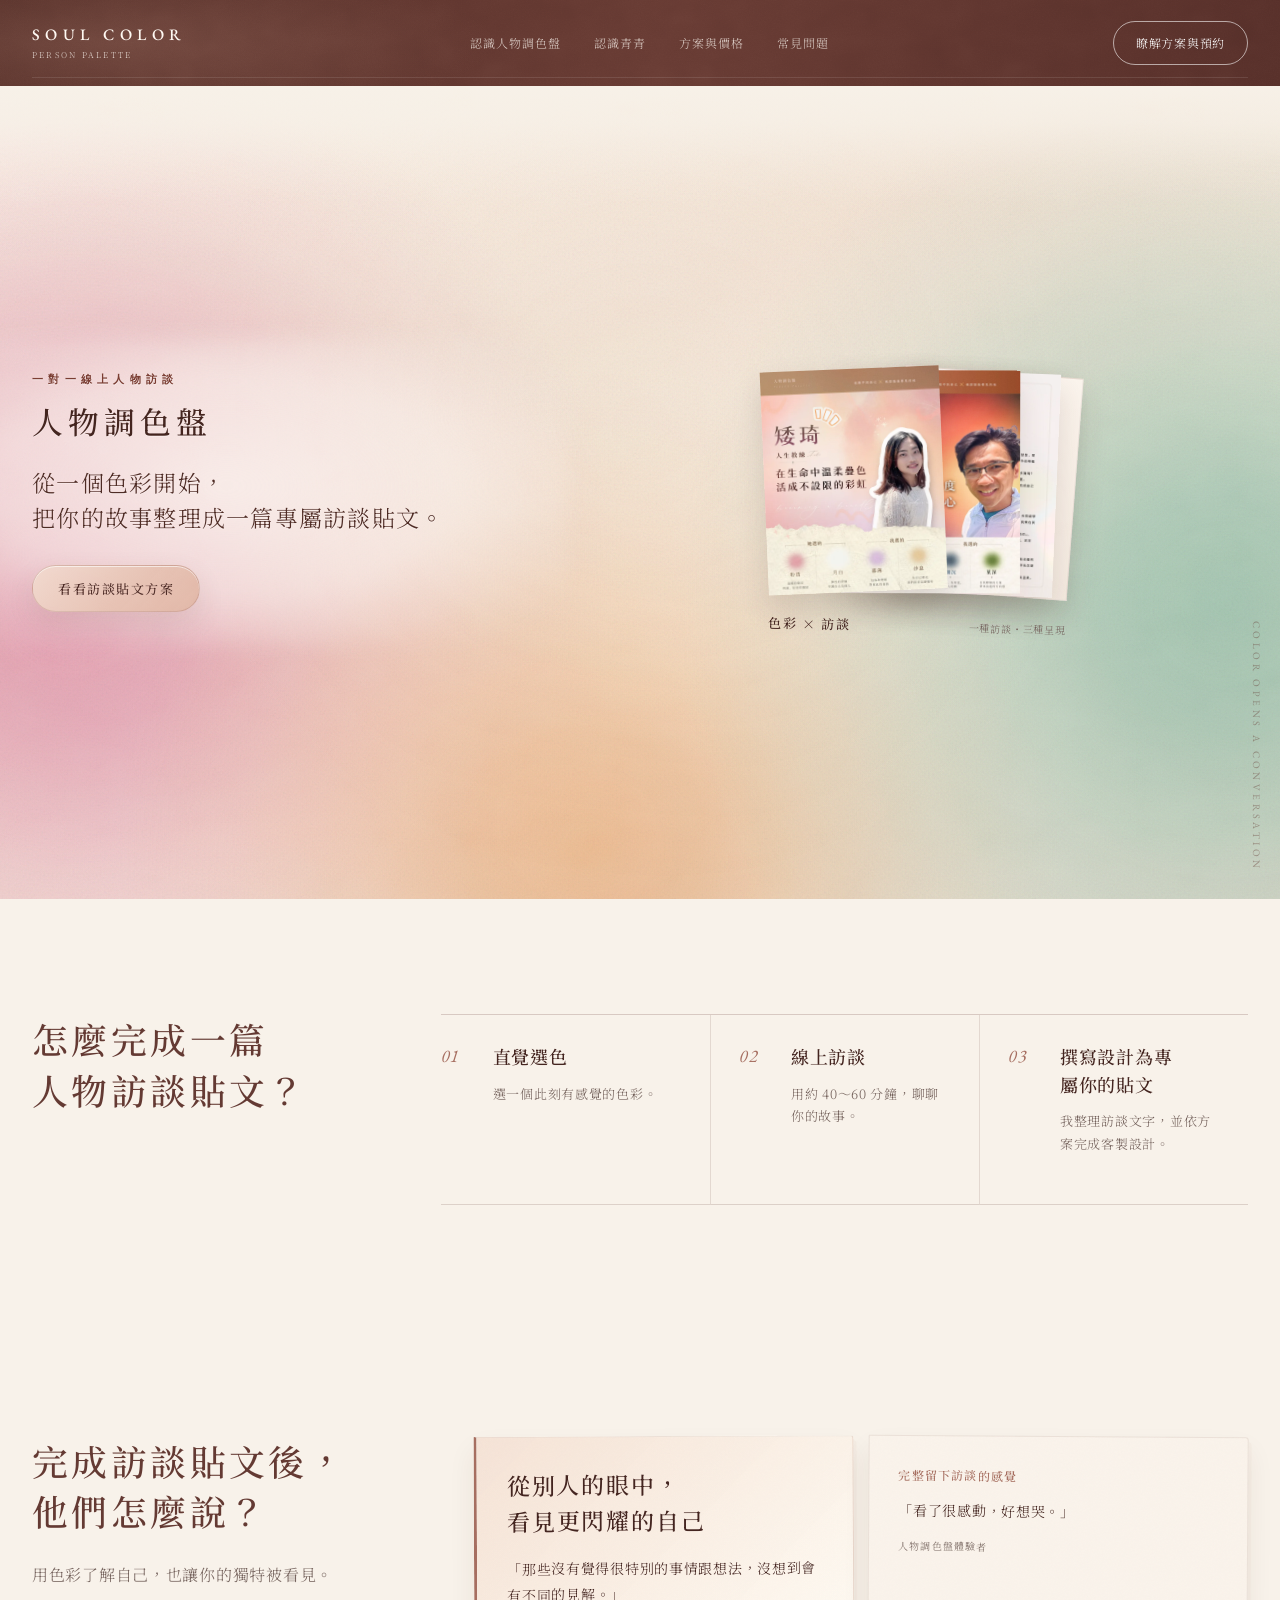
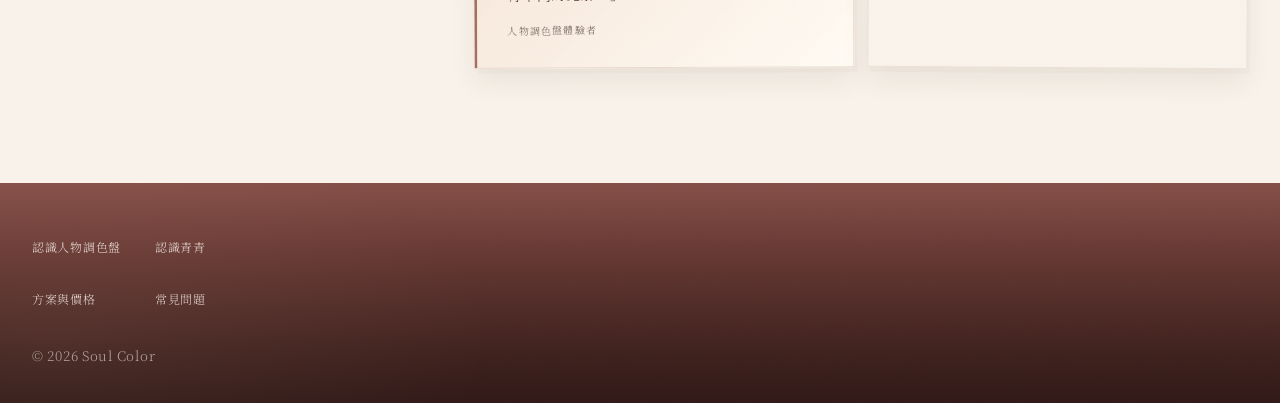
<file: index.html>
<!doctype html>
<html lang="zh-Hant">
<head>
  <meta charset="utf-8">
  <meta name="viewport" content="width=device-width,initial-scale=1,viewport-fit=cover">
  <title>人物調色盤｜Soul Color</title>
  <meta name="description" content="人物調色盤是一場從選色開始的線上人物訪談，將約 40～60 分鐘的對談內容編輯、設計成可以收藏或分享的訪談貼文。">
  <meta property="og:title" content="人物調色盤｜Soul Color">
  <meta property="og:description" content="從一個有感覺的色彩開始，把你的故事做成訪談貼文。">
  <meta property="og:type" content="website">
  <meta property="og:image" content="https://hannahchen6134.github.io/soulcolor682786/assets/images/soul-color-social-cover.png?v=20261003cover2">
  <meta property="og:image:type" content="image/png">
  <meta property="og:image:width" content="1200">
  <meta property="og:image:height" content="630">
  <meta property="og:image:alt" content="人物調色盤 Soul Color：選一個色彩，聊聊你的故事；色彩卡扇形排列封面。">
  <meta name="twitter:card" content="summary_large_image">
  <meta name="twitter:title" content="人物調色盤｜Soul Color">
  <meta name="twitter:description" content="從一個有感覺的色彩開始，把你的故事做成訪談貼文。">
  <meta name="twitter:image" content="https://hannahchen6134.github.io/soulcolor682786/assets/images/soul-color-social-cover.png?v=20261003cover2">
  <link rel="preload" as="image" href="assets/images/hero-aiqi.webp" type="image/webp" fetchpriority="high">
  <link rel="stylesheet" href="assets/styles.css?v=20261005footer-fullwidth1">
</head>
<body data-page="home">
  <a class="skip-link" href="#main">跳至主要內容</a>
  <header class="site-header" data-site-header></header>
  <main id="main">
    <section class="home-hero">
      <div class="light-field" aria-hidden="true"><i></i><i></i><i></i><i></i><i></i><i></i><i></i><i></i></div>
      <div class="hero-copy">
        <p class="eyebrow">一對一線上人物訪談</p>
        <h1>人物調色盤</h1>
        <p class="hero-tagline">從一個色彩開始，<br>把你的故事整理成一篇專屬訪談貼文。</p>
        <div class="button-row">
          <a class="button button--primary" href="services.html">看看訪談貼文方案</a>
        </div>
      </div>
      <figure class="hero-prompt hero-output">
        <span class="hero-output-stack">
          <img class="hero-output-aiqi" src="assets/images/hero-aiqi.webp" width="720" height="900" alt="矮琦的色彩人物誌訪談貼文封面" loading="eager" decoding="async" fetchpriority="high">
          <img class="hero-output-tony" src="assets/images/hero-tony.webp" width="720" height="900" alt="Tony 的色彩人物卡訪談貼文封面" loading="eager" decoding="async">
          <img class="hero-output-memory" src="assets/images/hero-memory.webp" width="720" height="900" alt="里長的色彩留影訪談整理" loading="eager" decoding="async">
          <span class="hero-output-blank" aria-hidden="true"></span>
        </span>
        <figcaption><strong>色彩 × 訪談</strong><span>一種訪談・三種呈現</span></figcaption>
      </figure>
      <p class="hero-side-note">COLOR OPENS A CONVERSATION</p>
    </section>

    <section class="home-steps section-pad reveal" aria-labelledby="home-steps-title">
      <div class="home-steps-heading"><h2 id="home-steps-title">怎麼完成一篇<br>人物訪談貼文？</h2></div>
      <ol><li><span>01</span><div><strong>直覺選色</strong><p>選一個此刻有感覺的色彩。</p></div></li><li><span>02</span><div><strong>線上訪談</strong><p>用約 40～60 分鐘，聊聊你的故事。</p></div></li><li><span>03</span><div><strong>撰寫設計為專屬你的貼文</strong><p>我整理訪談文字，並依方案完成客製設計。</p></div></li></ol>
    </section>

    <section class="client-voices section-pad reveal" id="client-voices" aria-labelledby="client-voices-title">
      <div class="client-voices-copy"><h2 id="client-voices-title">完成訪談貼文後，<br>他們怎麼說？</h2><p>用色彩了解自己，也讓你的獨特被看見。</p></div>
      <div class="client-voices-grid client-voices-grid--compact" aria-label="客戶真實回饋">
        <blockquote class="voice-featured"><strong>從別人的眼中，<br>看見更閃耀的自己</strong><p>「那些沒有覺得很特別的事情跟想法，沒想到會有不同的見解。」</p><footer>人物調色盤體驗者</footer></blockquote>
        <blockquote><strong>完整留下訪談的感覺</strong><p>「看了很感動，好想哭。」</p><footer>人物調色盤體驗者</footer></blockquote>
      </div>
    </section>
  </main>
  <footer class="site-footer" data-site-footer></footer>
  <a class="mobile-sticky" href="services.html">瞭解方案與預約</a>
  <script src="assets/services-data.js?v=20261003clarity1"></script>
<script src="assets/site.js?v=20261007-interaction-performance1"></script>
</body>
</html>
</file>
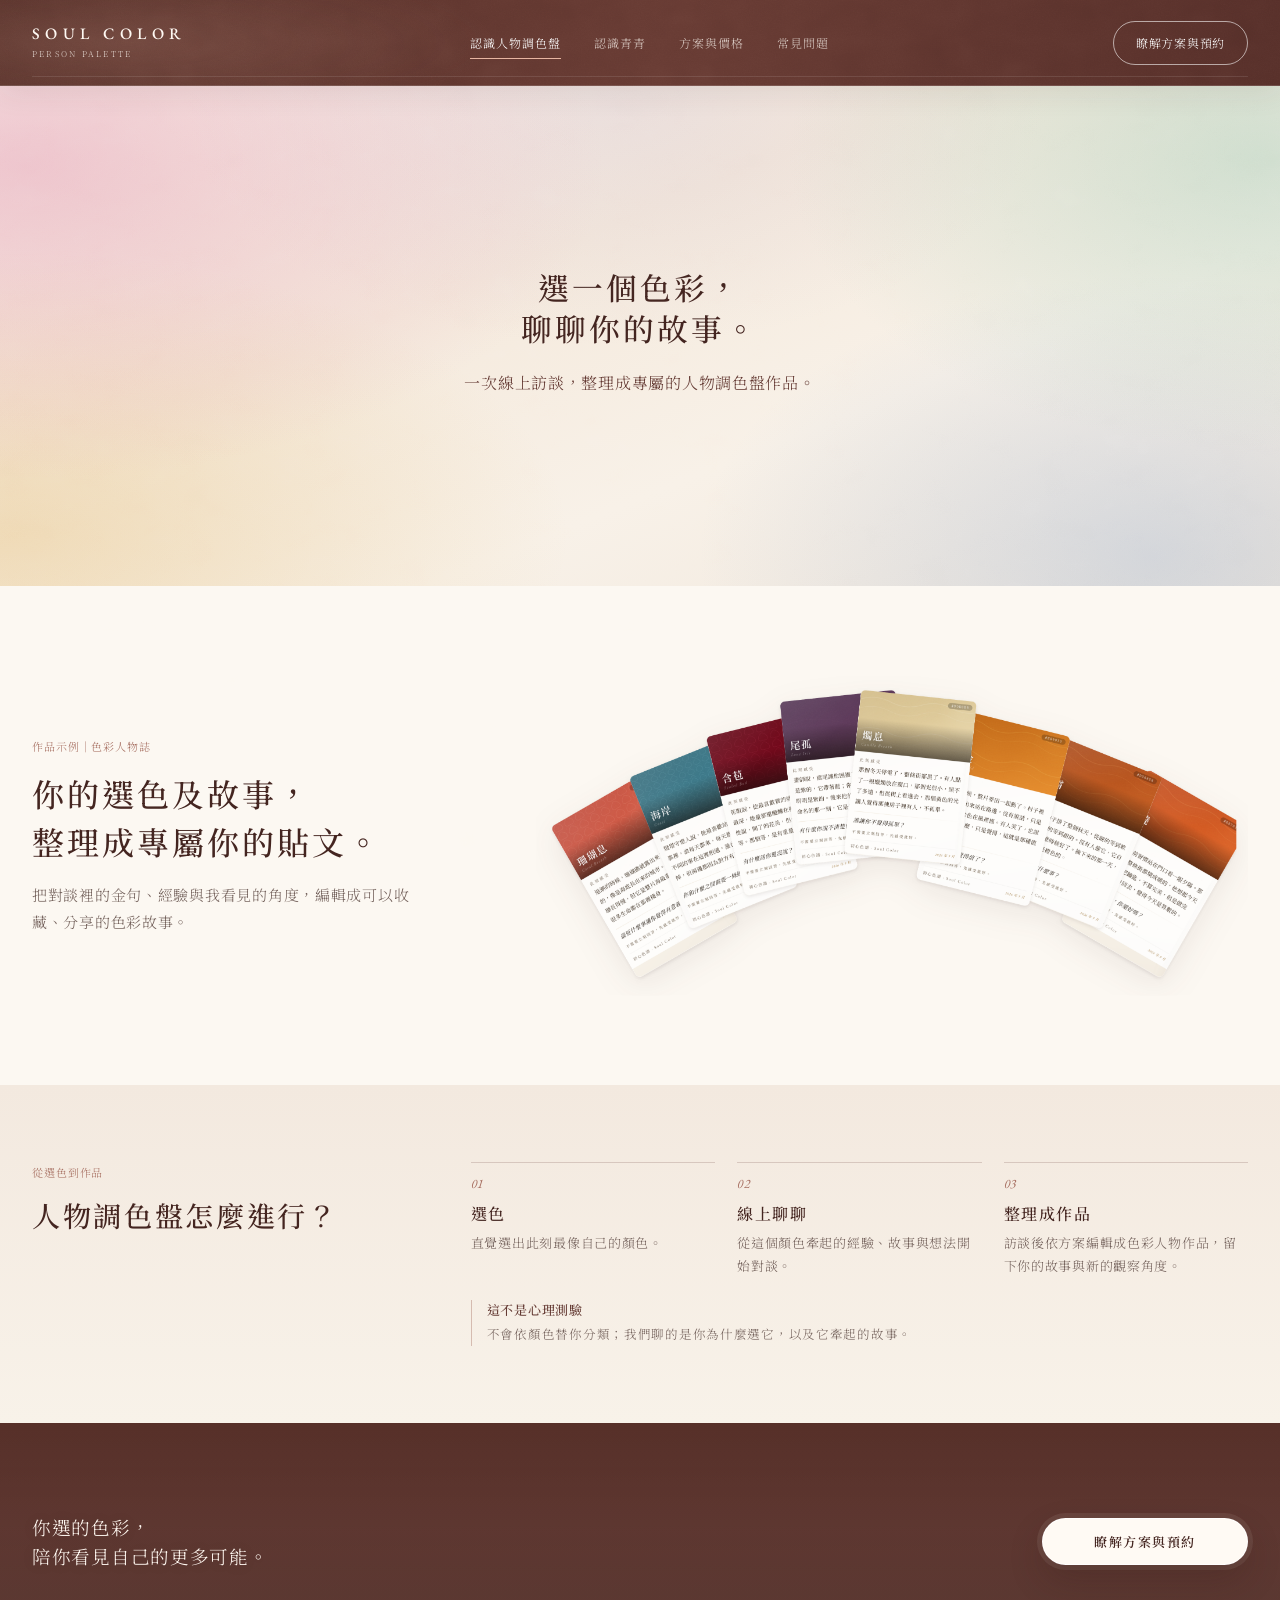
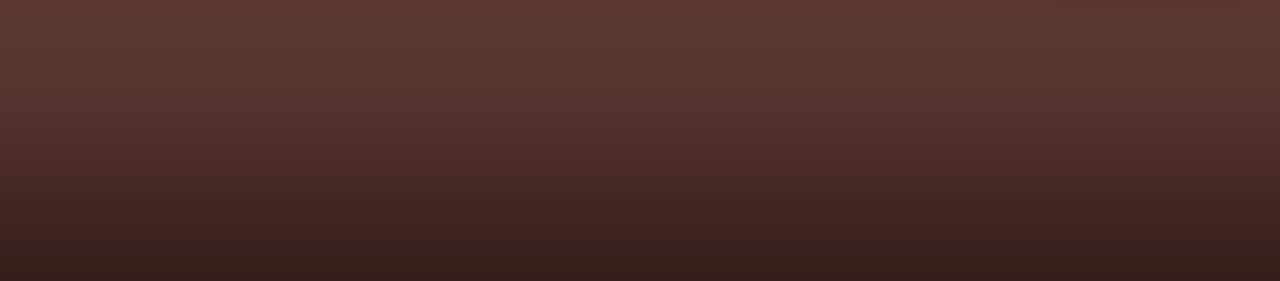
<file: about.html>
<!doctype html>
<html lang="zh-Hant"><head><meta charset="utf-8"><meta name="viewport" content="width=device-width,initial-scale=1,viewport-fit=cover"><title>關於人物調色盤｜Soul Color</title><meta name="description" content="從選色與線上訪談開始，將你的故事整理成專屬的人物調色盤作品。"><meta property="og:title" content="關於人物調色盤｜Soul Color"><meta property="og:description" content="從選色與線上訪談開始，將你的故事整理成專屬的人物調色盤作品。"><meta property="og:type" content="website"><link rel="stylesheet" href="assets/styles.css?v=20261005footer-fullwidth1"></head>
<body data-page="about"><a class="skip-link" href="#main">跳至主要內容</a><header class="site-header" data-site-header></header>
<main id="main">
  <section class="page-hero page-hero--about"><div class="page-light-field" aria-hidden="true"></div><div class="page-hero-copy"><h1>選一個色彩，<br>聊聊你的故事。</h1><p class="lead">一次線上訪談，整理成專屬的人物調色盤作品。</p></div></section>
  <section class="about-proof section-pad reveal" aria-labelledby="about-proof-title"><div class="about-proof-copy"><p class="about-proof-label">作品示例｜色彩人物誌</p><h2 id="about-proof-title">你的選色及故事，<br>整理成專屬你的貼文。</h2><p>把對談裡的金句、經驗與我看見的角度，編輯成可以收藏、分享的色彩故事。</p></div><figure class="about-proof-figure"><img src="assets/media/about-color-story-cards.png" alt="色彩人物誌作品示例，多張色彩故事卡以扇形排列" width="2453" height="1102" loading="lazy"></figure></section>
  <section class="about-process section-pad reveal" aria-labelledby="about-process-title"><div class="about-process-head"><p class="about-proof-label">從選色到作品</p><h2 id="about-process-title">人物調色盤怎麼進行？</h2></div><ol><li><span>01</span><div><h3>選色</h3><p>直覺選出此刻最像自己的顏色。</p></div></li><li><span>02</span><div><h3>線上聊聊</h3><p>從這個顏色牽起的經驗、故事與想法開始對談。</p></div></li><li><span>03</span><div><h3>整理成作品</h3><p>訪談後依方案編輯成色彩人物作品，留下你的故事與新的觀察角度。</p></div></li></ol><aside class="about-reassurance"><strong>這不是心理測驗</strong><p>不會依顏色替你分類；我們聊的是你為什麼選它，以及它牽起的故事。</p></aside></section>
</main><div class="page-ending page-ending--about"><section class="closing-cta closing-cta--about reveal"><p><span>你選的色彩，</span><span>陪你看見自己的更多可能。</span></p><a class="button button--primary" href="services.html">瞭解方案與預約</a></section><footer class="site-footer" data-site-footer></footer></div><a class="mobile-sticky order-link" href="https://forms.gle/53qNKfxwEG535emo6" target="_blank" rel="noopener noreferrer">預約人物調色盤</a><script src="assets/services-data.js?v=20261003clarity2"></script><script src="assets/site.js?v=20261007-interaction-performance1"></script></body></html>
</file>
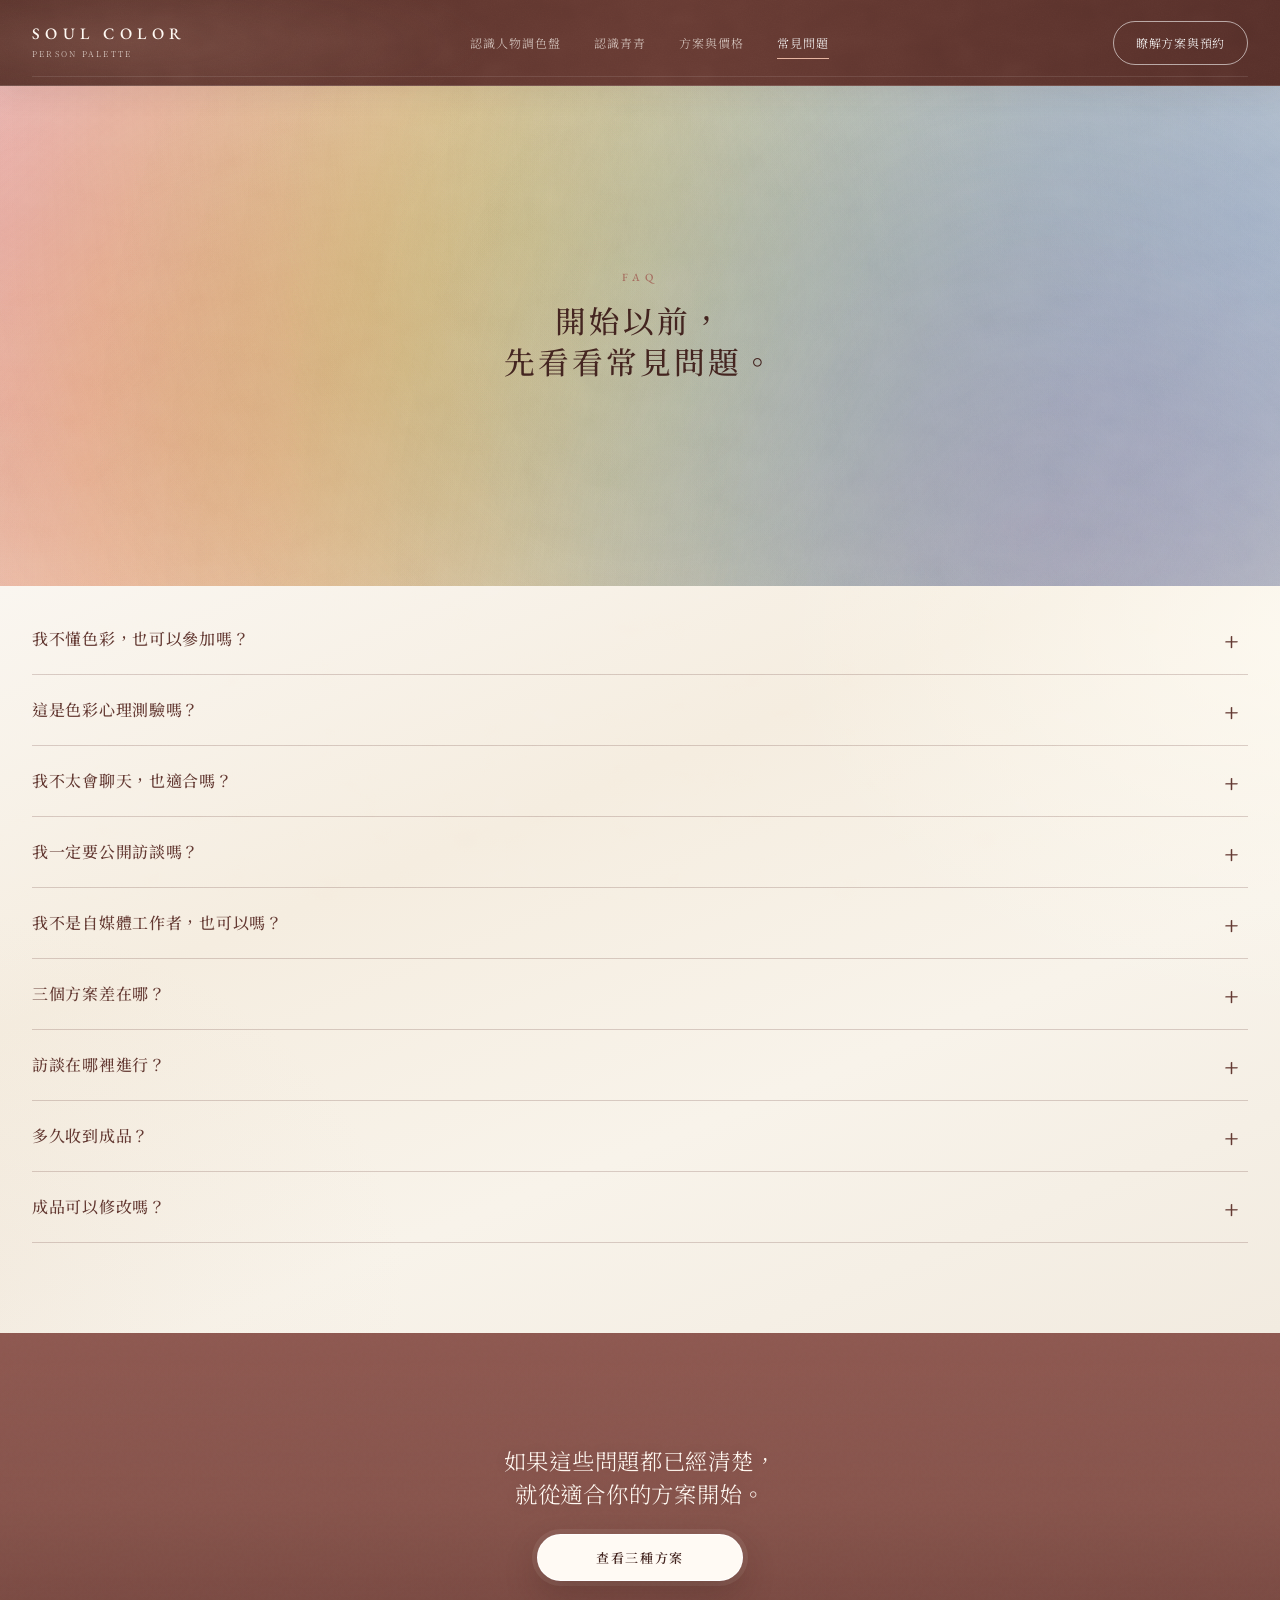
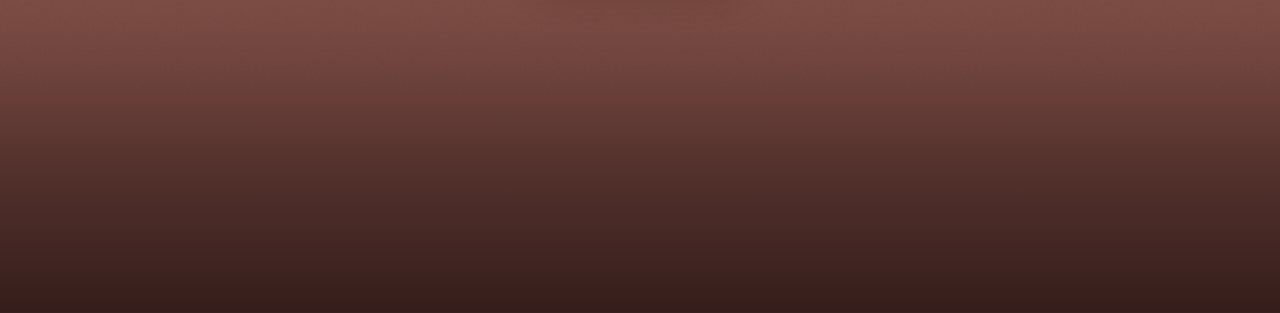
<file: faq.html>
<!doctype html>
<html lang="zh-Hant">
<head>
  <meta charset="utf-8">
  <meta name="viewport" content="width=device-width,initial-scale=1,viewport-fit=cover">
  <title>常見問題 FAQ｜人物調色盤｜Soul Color</title>
  <meta name="description" content="人物調色盤是否需要懂色彩、三種方案差異、線上訪談、交付時間與修改方式。">
  <meta property="og:title" content="常見問題｜人物調色盤">
  <meta property="og:description" content="開始以前，你可能想知道的事。">
  <meta property="og:type" content="website">
  <link rel="stylesheet" href="assets/styles.css?v=20261005footer-fullwidth1">
</head>
<body data-page="faq">
  <a class="skip-link" href="#main">跳至主要內容</a>
  <header class="site-header" data-site-header></header>
  <main id="main">
    <section class="page-hero">
      <div class="page-light-field page-spectrum-field" aria-hidden="true"><i></i><i></i><i></i><i></i><i></i><i></i><i></i><i></i></div>
      <div class="page-hero-copy faq-intro">
        <p class="eyebrow">FAQ</p>
        <h1>開始以前，<br>先看看常見問題。</h1>
      </div>
    </section>
    <section class="faq-list" aria-label="常見問題">
      <details><summary>我不懂色彩，也可以參加嗎？</summary><p>可以的，你不需要準備任何色彩知識，只要從當下吸引你的色彩開始就好。對談會從你的選擇和感受慢慢展開。</p></details>
      <details><summary>這是色彩心理測驗嗎？</summary><p>不是哦。人物調色盤不會用色彩判斷你是什麼樣的人，也不會把你分類成某一種類型。色彩只是我們開始聊天的一種語言。</p></details>
      <details><summary>我不太會聊天，也適合嗎？</summary><p>適合的，你不需要事先準備完整的故事。我會從選色與一些具體的小問題開始，陪你慢慢整理，照你舒服的節奏回答就好。</p></details>
      <details><summary>我一定要公開訪談嗎？</summary><p>不一定哦。是否公開會先和你確認；沒有得到你的同意，我不會把訪談內容或成品作為公開案例，請安心。</p></details>
      <details><summary>我不是自媒體工作者，也可以嗎？</summary><p>可以的，人物調色盤不是只為經營社群的人設計。你可以單純為自己留下紀錄，也可以把成品當成一次從不同角度認識自己的收藏。</p></details>
      <details><summary>三個方案差在哪？</summary><div class="faq-answer"><ul class="faq-answer-list"><li><strong>色彩留影</strong><span>一張 A4 色彩人物整理，適合為自己留下簡潔的紀錄。</span></li><li><strong>色彩人物卡</strong><span>A4 色彩人物整理＋單張 IG 貼文＋訪談內文，適合分享或自我介紹。</span></li><li><strong>色彩人物誌</strong><span>A4 色彩人物整理＋7～8 張 IG 輪播＋訪談內文，適合完整呈現一段故事。</span></li></ul><p>可以依照這次想留下的篇幅與使用方式來選擇。</p></div></details>
      <details><summary>訪談在哪裡進行？</summary><p>訪談會在線上進行。完成預約後，我會再和你確認適合的時間與進行方式。</p></details>
      <details><summary>多久收到成品？</summary><p>訪談結束後，色彩人物誌 7 天內、其他方案約 5 天內會收到電子檔哦。</p></details>
      <details><summary>成品可以修改嗎？</summary><p>可以的，成品最多可修改兩次哦。</p></details>
    </section>
  </main>
  <div class="page-ending page-ending--faq">
    <section class="closing-cta reveal">
      <div><p><span>如果這些問題都已經清楚，</span><span>就從適合你的方案開始。</span></p><a class="button button--primary" href="services.html">查看三種方案</a></div>
    </section>
    <footer class="site-footer" data-site-footer></footer>
  </div>
  <a class="mobile-sticky order-link" href="https://forms.gle/53qNKfxwEG535emo6" target="_blank" rel="noopener noreferrer">預約人物調色盤</a>
  <script src="assets/services-data.js?v=20261003clarity1"></script>
  <script src="assets/site.js?v=20261007-interaction-performance1"></script>
</body>
</html>
</file>
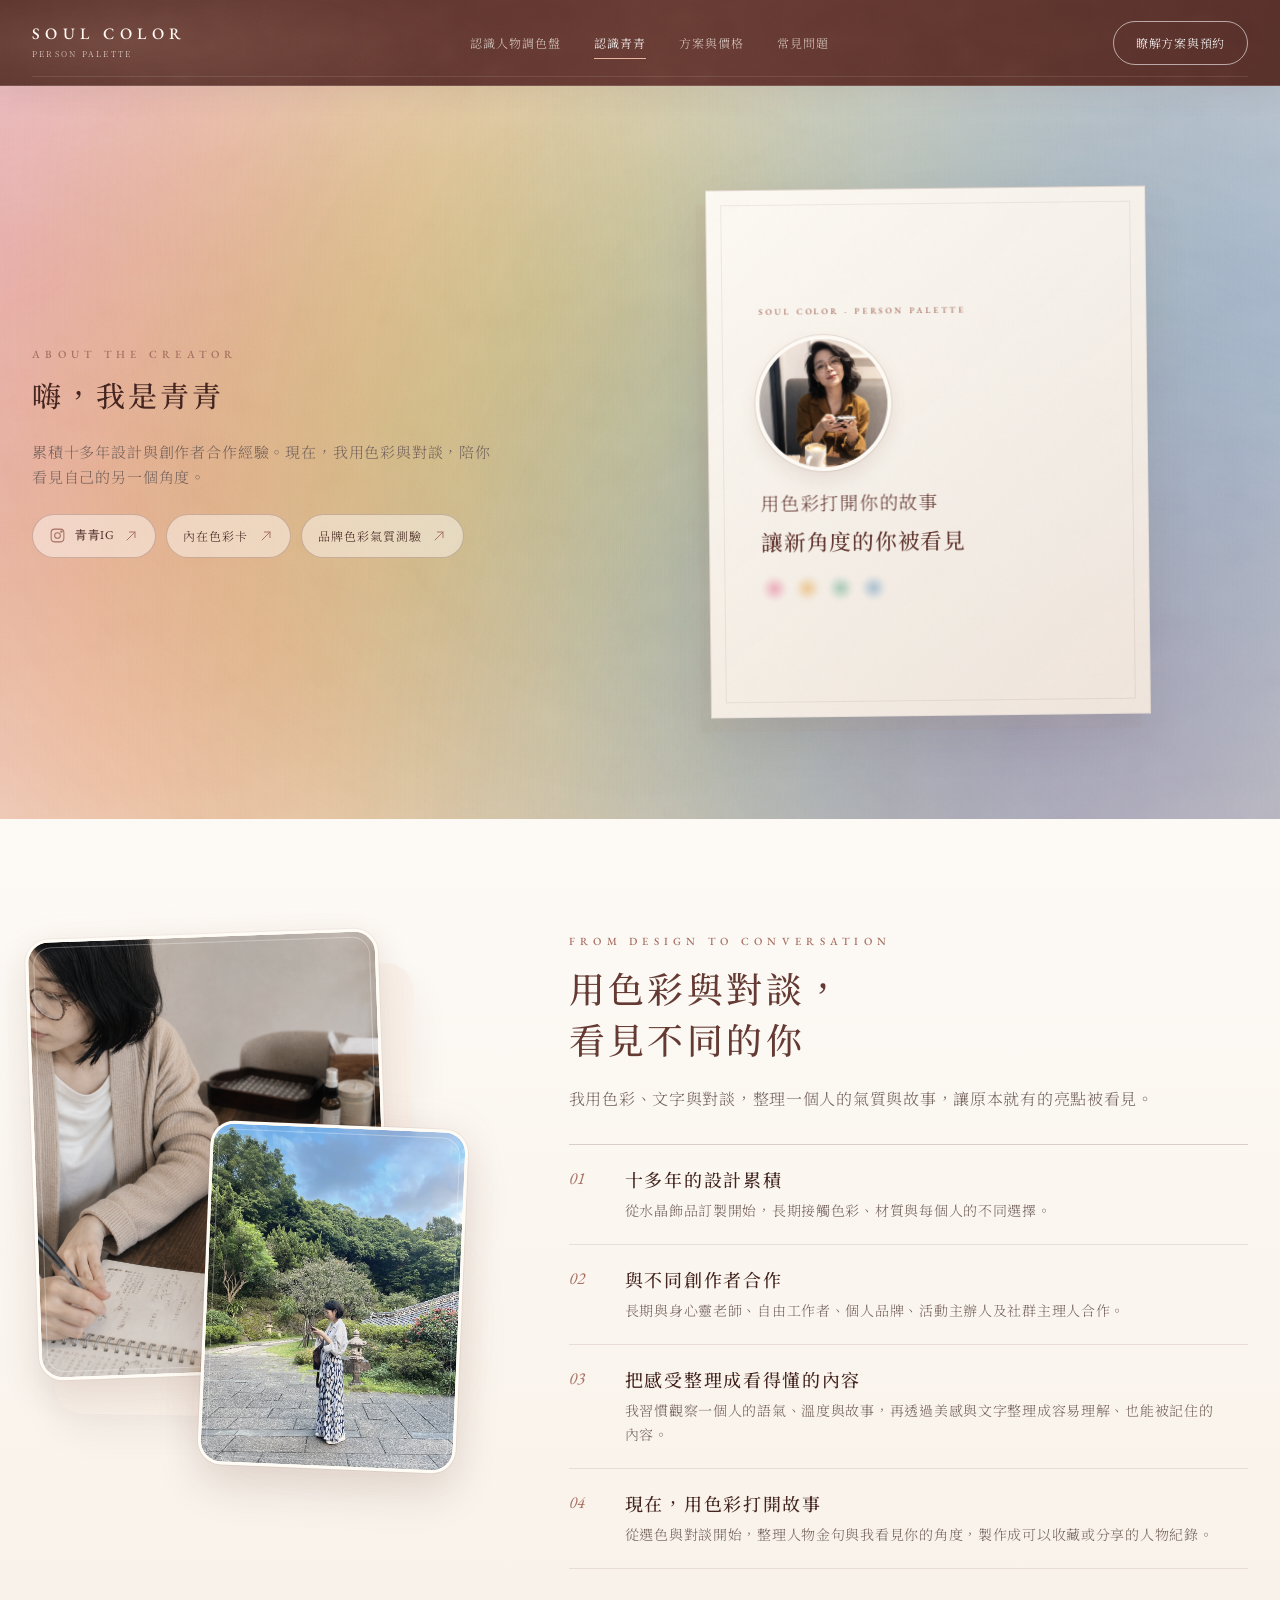
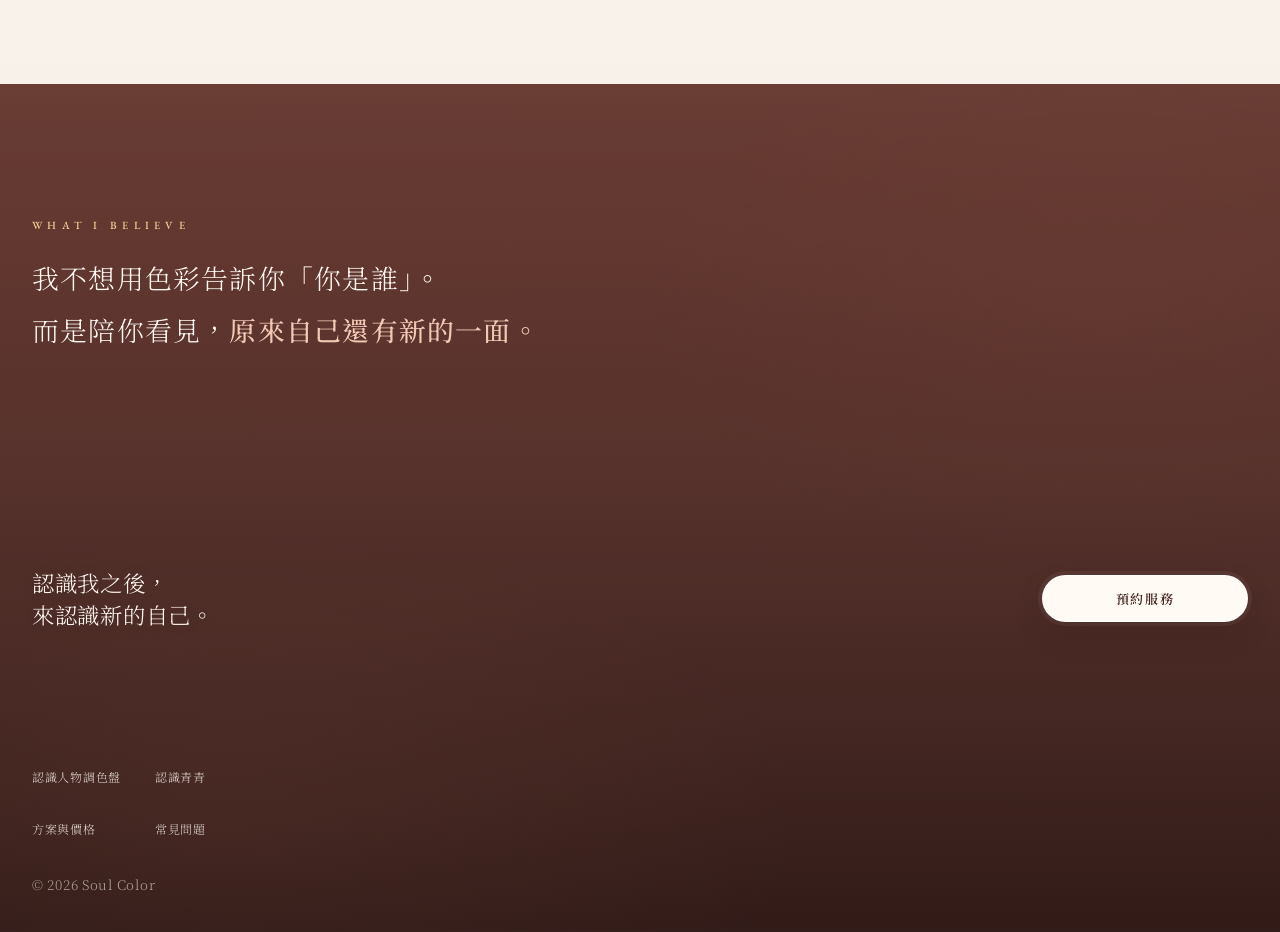
<file: profile.html>
<!doctype html>
<html lang="zh-Hant">
<head>
  <meta charset="utf-8">
  <meta name="viewport" content="width=device-width,initial-scale=1,viewport-fit=cover">
  <title>關於我｜Soul Color 人物調色盤</title>
  <meta name="description" content="認識人物調色盤的創作者，以及從十多年水晶飾品訂製走向色彩訪談的故事。">
  <meta property="og:title" content="關於青青｜Soul Color 人物調色盤">
  <meta property="og:description" content="用色彩與對談，看見不同的你。">
  <meta property="og:type" content="website">
    <link rel="stylesheet" href="assets/styles.css?v=20261005footer-fullwidth1">
</head>
<body data-page="profile">
  <a class="skip-link" href="#main">跳至主要內容</a>
  <header class="site-header" data-site-header></header>
  <main id="main">
    <section class="profile-hero">
      <div class="page-light-field page-spectrum-field profile-spectrum-field" aria-hidden="true"><i></i><i></i><i></i><i></i><i></i><i></i><i></i><i></i></div>
      <div class="profile-hero-copy">
        <p class="eyebrow">ABOUT THE CREATOR</p>
        <h1><span>嗨，我是青青</span></h1>
        <p class="profile-hero-intro">累積十多年設計與創作者合作經驗。現在，我用色彩與對談，陪你看見自己的另一個角度。</p>
        <div class="profile-hero-actions" aria-label="青青的社群與色彩工具">
          <a class="profile-action-link profile-instagram" href="https://www.instagram.com/hannahchen0505949?igsi=MTFoMHYwMnRzeHhldA==" target="_blank" rel="noopener noreferrer" aria-label="前往青青的 Instagram（另開新視窗）">
            <svg class="profile-instagram-icon" viewBox="0 0 24 24" aria-hidden="true"><rect x="3" y="3" width="18" height="18" rx="5"></rect><circle cx="12" cy="12" r="4"></circle><circle cx="17.5" cy="6.5" r="1"></circle></svg>
            <span class="profile-instagram-handle">青青IG</span>
            <svg class="profile-instagram-arrow" viewBox="0 0 20 20" aria-hidden="true"><path d="M5 15 15 5M8 5h7v7"></path></svg>
          </a>
          <a class="profile-action-link" href="https://hannahchen6134.github.io/soulcolocard/" target="_blank" rel="noopener noreferrer" aria-label="開啟內在色彩卡（另開新視窗）">
            <span>內在色彩卡</span>
            <svg viewBox="0 0 20 20" aria-hidden="true"><path d="M5 15 15 5M8 5h7v7"></path></svg>
          </a>
          <a class="profile-action-link" href="https://hannahchenstudio.com/brand-quiz.html" target="_blank" rel="noopener noreferrer" aria-label="開啟品牌色彩氣質測驗（另開新視窗）">
            <span>品牌色彩氣質測驗</span>
            <svg viewBox="0 0 20 20" aria-hidden="true"><path d="M5 15 15 5M8 5h7v7"></path></svg>
          </a>
        </div>
      </div>
      <div class="profile-paper" aria-hidden="true">
        <span class="profile-paper-label">SOUL COLOR · PERSON PALETTE</span>
        <figure class="profile-portrait"><img src="assets/images/qingqing-portrait.png" alt=""></figure>
        <p>用色彩打開你的故事</p>
        <strong>讓新角度的你被看見</strong>
        <div class="profile-glows"><i></i><i></i><i></i><i></i></div>
      </div>
    </section>

    <section class="profile-intro section-pad reveal" id="creator-story">
      <figure class="profile-work-figure">
        <div class="profile-work-photos">
          <span class="profile-work-photo profile-work-photo--studio">
            <img src="assets/images/profile-work-writing.png" alt="青青在桌前書寫與整理人物故事" loading="lazy" decoding="async">
          </span>
          <span class="profile-work-photo profile-work-photo--garden">
            <img src="assets/images/qingqing-garden-profile.webp" alt="青青站在綠意庭園裡，低頭觀看手中的手機" loading="lazy" decoding="async">
          </span>
        </div>
      </figure>
      <div class="profile-intro-copy">
        <p class="eyebrow">FROM DESIGN TO CONVERSATION</p>
        <h2>用色彩與對談，<br>看見不同的你</h2>
        <p class="profile-intro-lead">我用色彩、文字與對談，整理一個人的氣質與故事，讓原本就有的亮點被看見。</p>
        <ol class="profile-facts">
          <li><span>01</span><div><h3>十多年的設計累積</h3><p>從水晶飾品訂製開始，長期接觸色彩、材質與每個人的不同選擇。</p></div></li>
          <li><span>02</span><div><h3>與不同創作者合作</h3><p>長期與身心靈老師、自由工作者、個人品牌、活動主辦人及社群主理人合作。</p></div></li>
          <li><span>03</span><div><h3>把感受整理成看得懂的內容</h3><p>我習慣觀察一個人的語氣、溫度與故事，再透過美感與文字整理成容易理解、也能被記住的內容。</p></div></li>
          <li><span>04</span><div><h3>現在，用色彩打開故事</h3><p>從選色與對談開始，整理人物金句與我看見你的角度，製作成可以收藏或分享的人物紀錄。</p></div></li>
        </ol>
      </div>
    </section>

  </main>
  <div class="profile-ending">
    <section class="profile-belief">
      <p class="eyebrow">WHAT I BELIEVE</p>
      <blockquote><span>我不想用色彩告訴你「你是誰」。</span><span>而是陪你看見，<strong>原來自己還有新的一面。</strong></span></blockquote>
    </section>
    <section class="closing-cta closing-cta--light closing-cta--profile reveal">
      <p><span>認識我之後，</span><span>來認識新的自己。</span></p>
      <a class="button button--primary" href="services.html#choice-guide-title">預約服務</a>
    </section>
    <footer class="site-footer" data-site-footer></footer>
  </div>
  <a class="mobile-sticky order-link" href="https://forms.gle/53qNKfxwEG535emo6" target="_blank" rel="noopener noreferrer">預約人物調色盤</a>
    <script src="assets/services-data.js?v=20261003clarity1"></script>
    <script src="assets/site.js?v=20261007-interaction-performance1"></script>
</body>
</html>
</file>
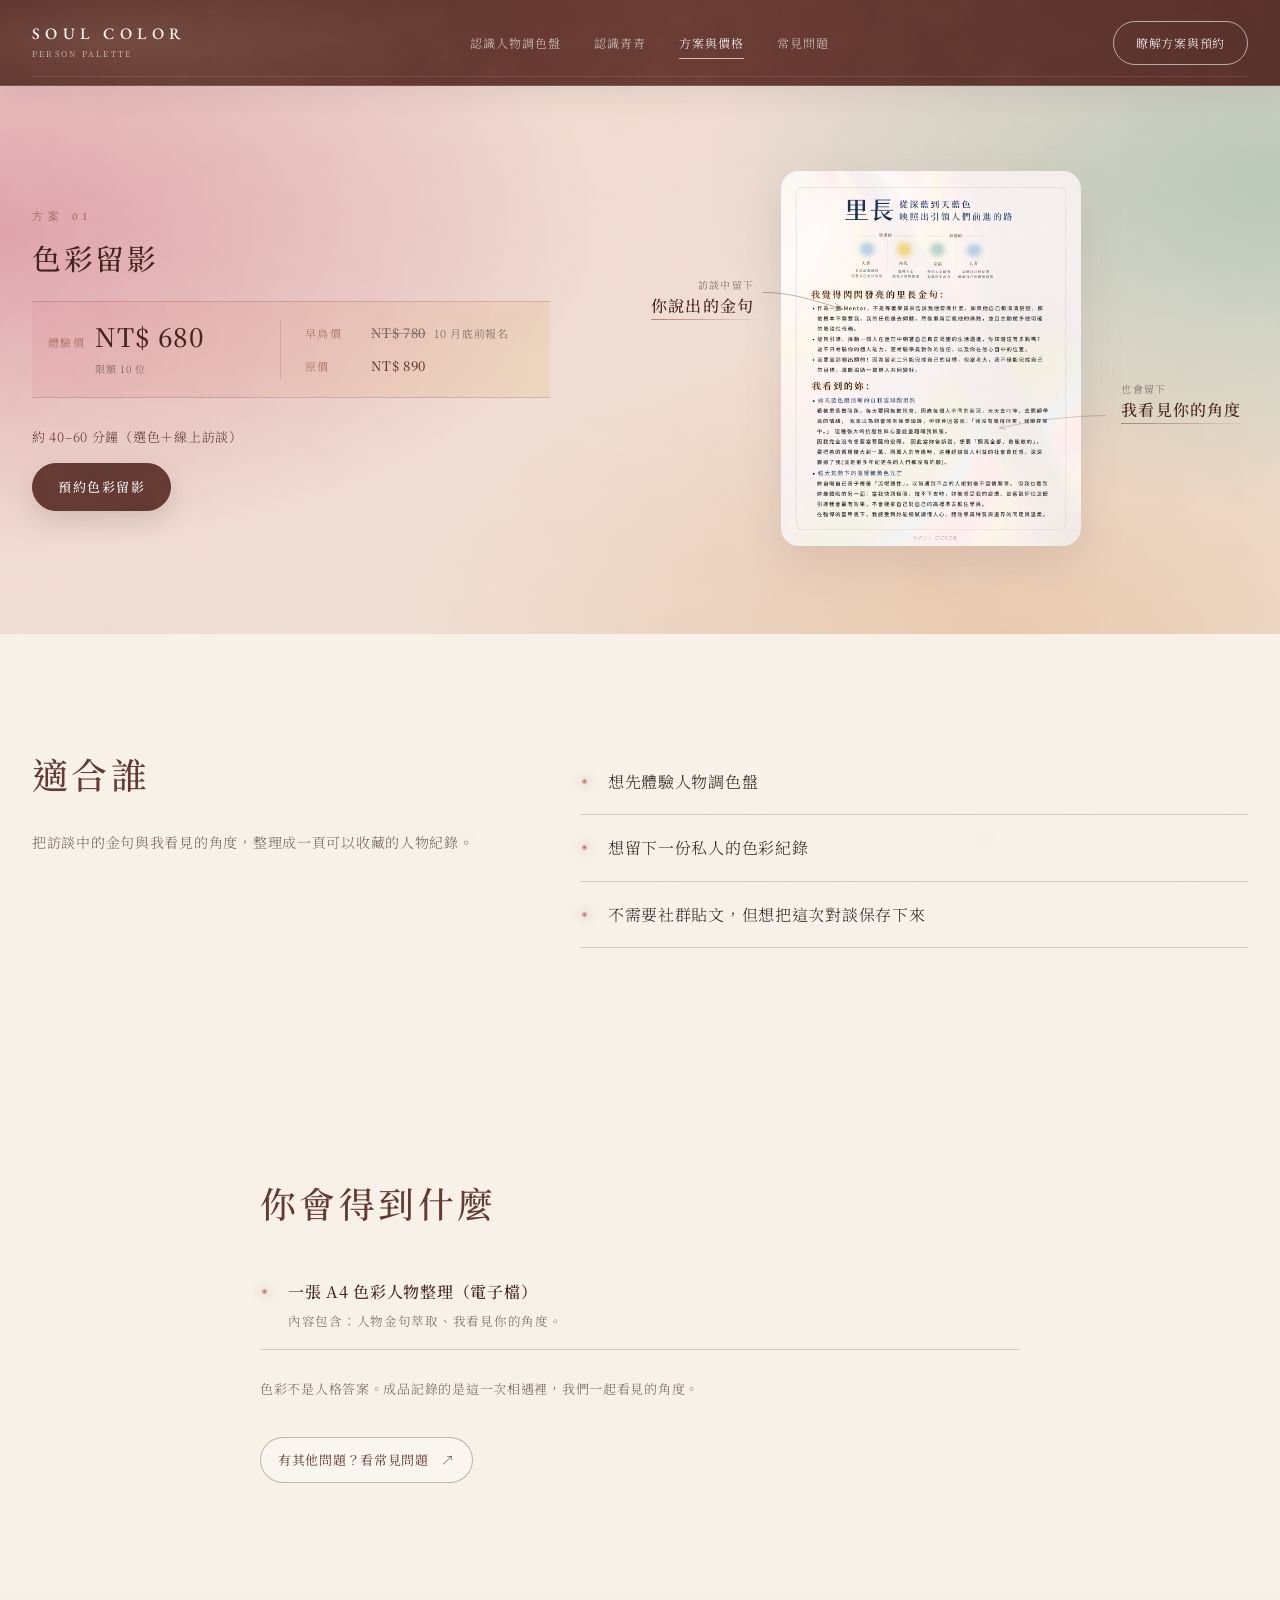
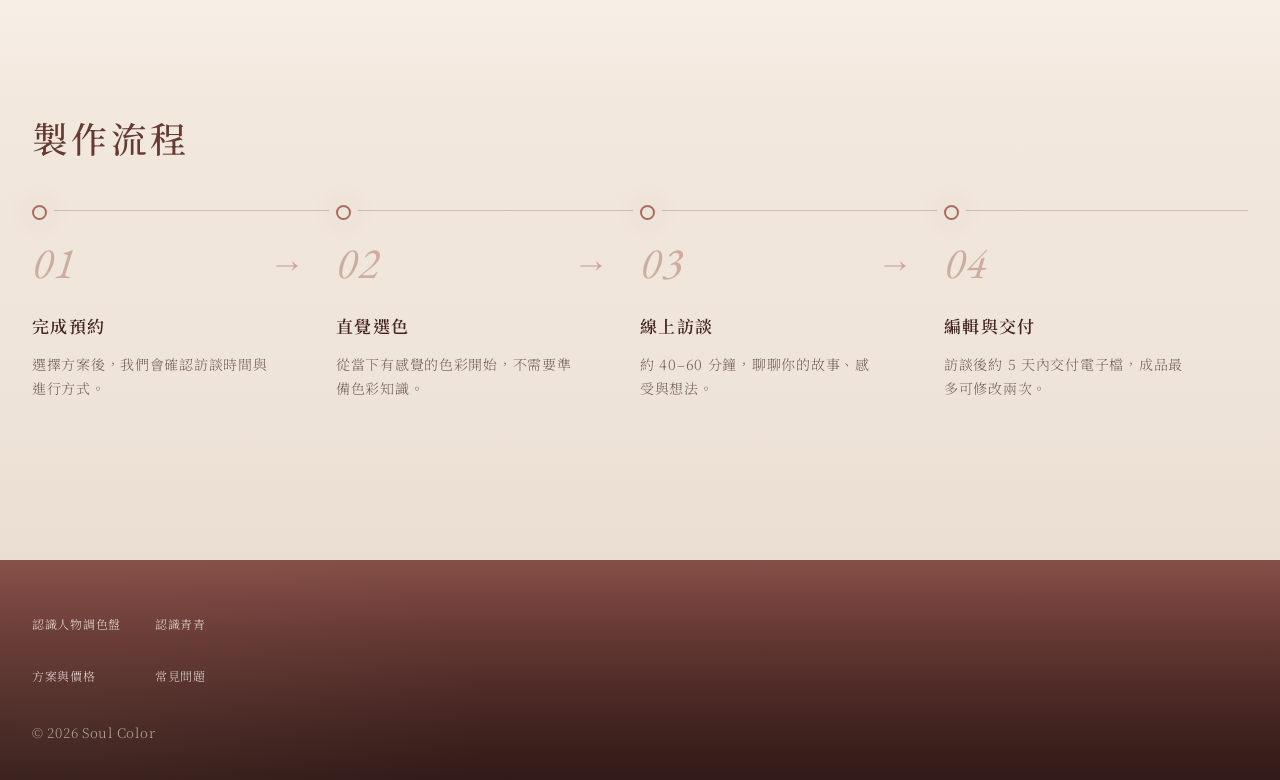
<file: service-color-memory.html>
<!doctype html><html lang="zh-Hant"><head><meta charset="utf-8"><meta name="viewport" content="width=device-width,initial-scale=1,viewport-fit=cover"><title>色彩留影｜人物調色盤｜Soul Color</title><meta name="description" content="約 40–60 分鐘 選色與線上訪談，得到一張 A4 色彩人物整理電子檔。"><meta property="og:title" content="色彩留影｜人物調色盤"><meta property="og:description" content="整理為我看見你的金句及角度。"><meta property="og:type" content="website"><link rel="stylesheet" href="assets/styles.css?v=20261005footer-fullwidth1"></head><body data-page="services" data-service="color-memory"><a class="skip-link" href="#main">跳至主要內容</a><header class="site-header" data-site-header></header><main id="main" data-service-detail></main><footer class="site-footer" data-site-footer></footer><a class="mobile-sticky order-link" href="https://forms.gle/53qNKfxwEG535emo6" target="_blank" rel="noopener noreferrer">預約人物調色盤</a><script src="assets/services-data.js?v=20261003clarity1"></script><script src="assets/site.js?v=20261007-interaction-performance1"></script></body></html>
</file>
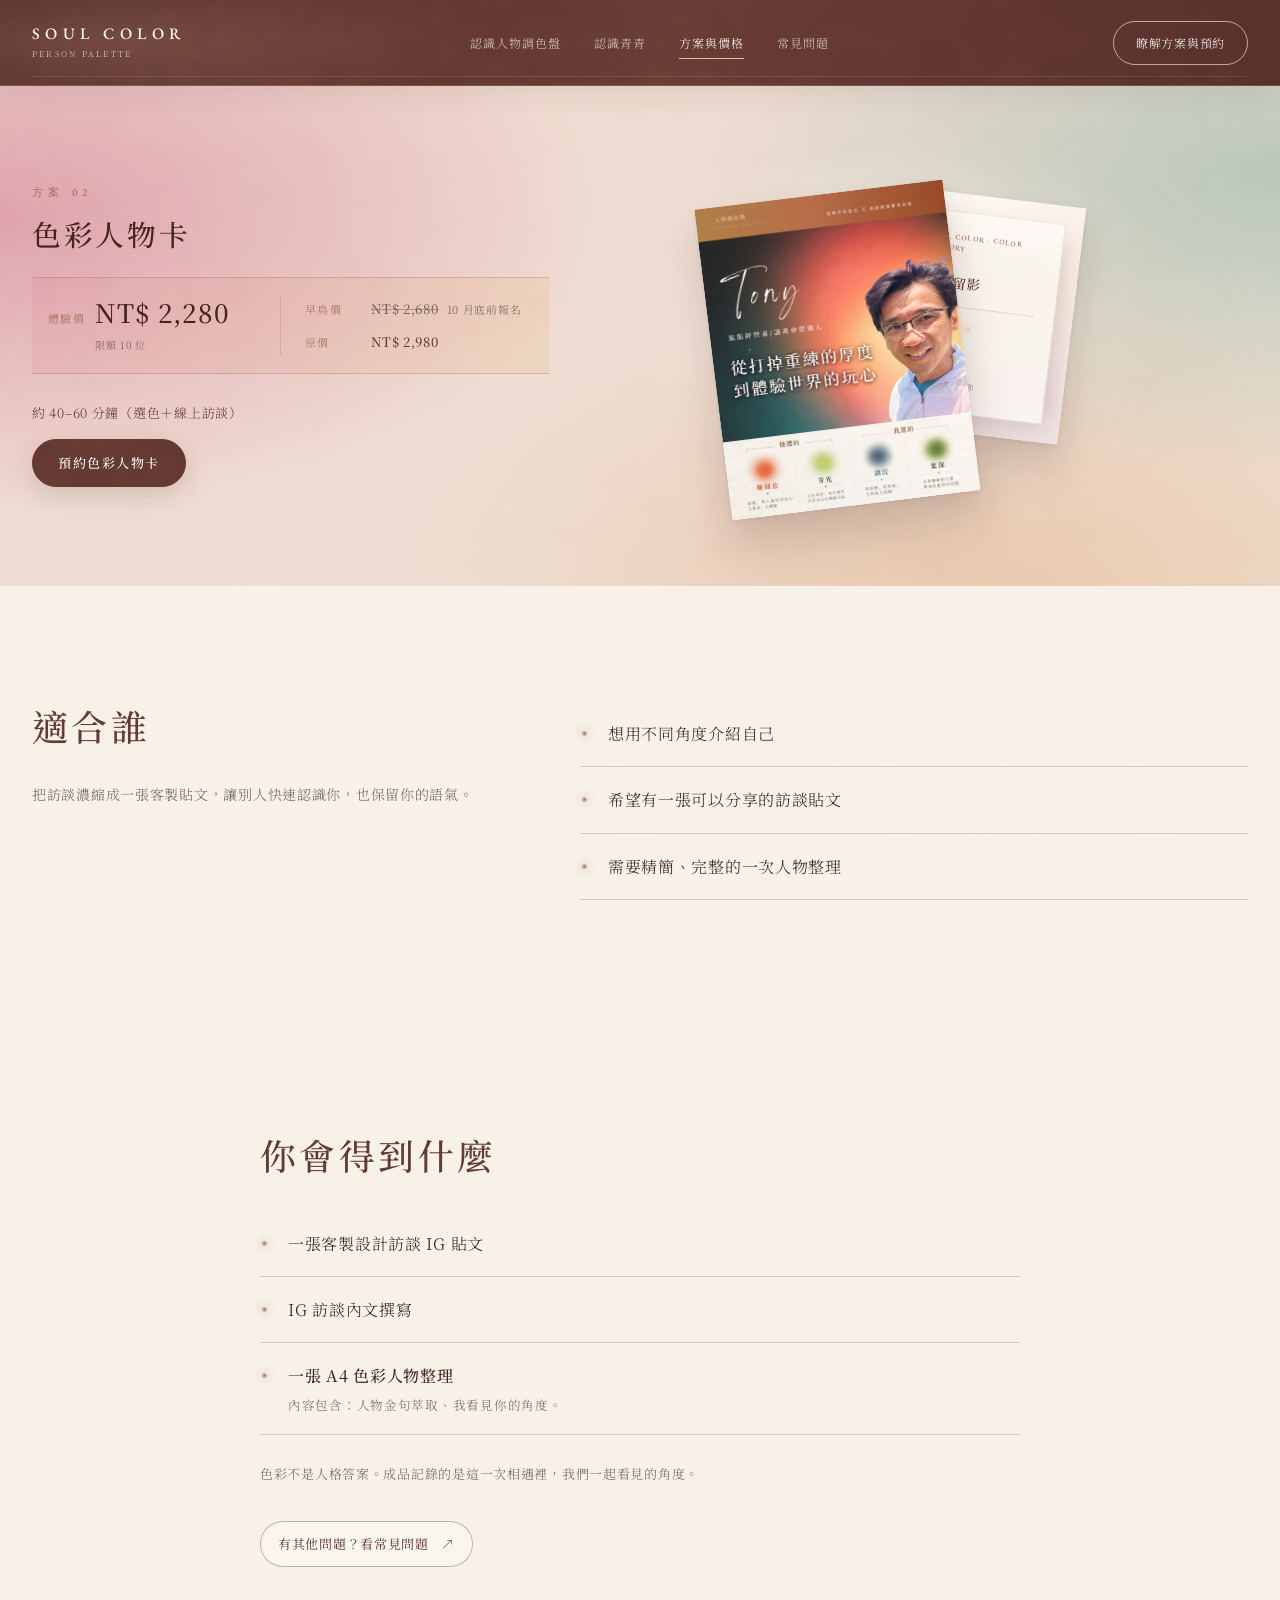
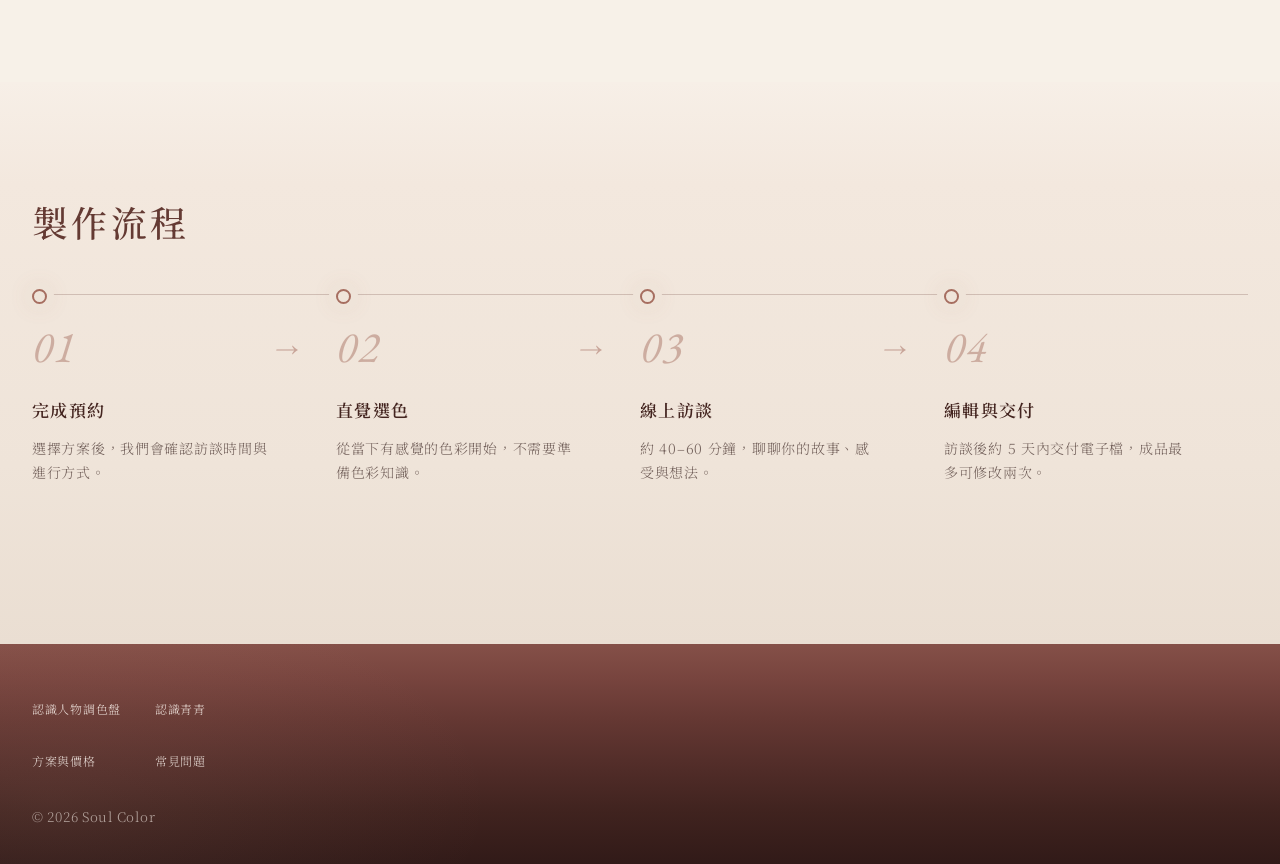
<file: service-person-card.html>
<!doctype html><html lang="zh-Hant"><head><meta charset="utf-8"><meta name="viewport" content="width=device-width,initial-scale=1,viewport-fit=cover"><title>色彩人物卡｜人物調色盤｜Soul Color</title><meta name="description" content="約 40–60 分鐘 選色與線上訪談，得到單張客製 IG 貼文、IG 訪談內文與 A4 色彩人物整理。"><meta property="og:title" content="色彩人物卡｜人物調色盤"><meta property="og:description" content="用一張客製設計貼文，留下簡潔而有辨識度的自我介紹。"><meta property="og:type" content="website"><link rel="stylesheet" href="assets/styles.css?v=20261005footer-fullwidth1"></head><body data-page="services" data-service="person-card"><a class="skip-link" href="#main">跳至主要內容</a><header class="site-header" data-site-header></header><main id="main" data-service-detail></main><footer class="site-footer" data-site-footer></footer><a class="mobile-sticky order-link" href="https://forms.gle/53qNKfxwEG535emo6" target="_blank" rel="noopener noreferrer">預約人物調色盤</a><script src="assets/services-data.js?v=20261003clarity1"></script><script src="assets/site.js?v=20261007-interaction-performance1"></script></body></html>
</file>
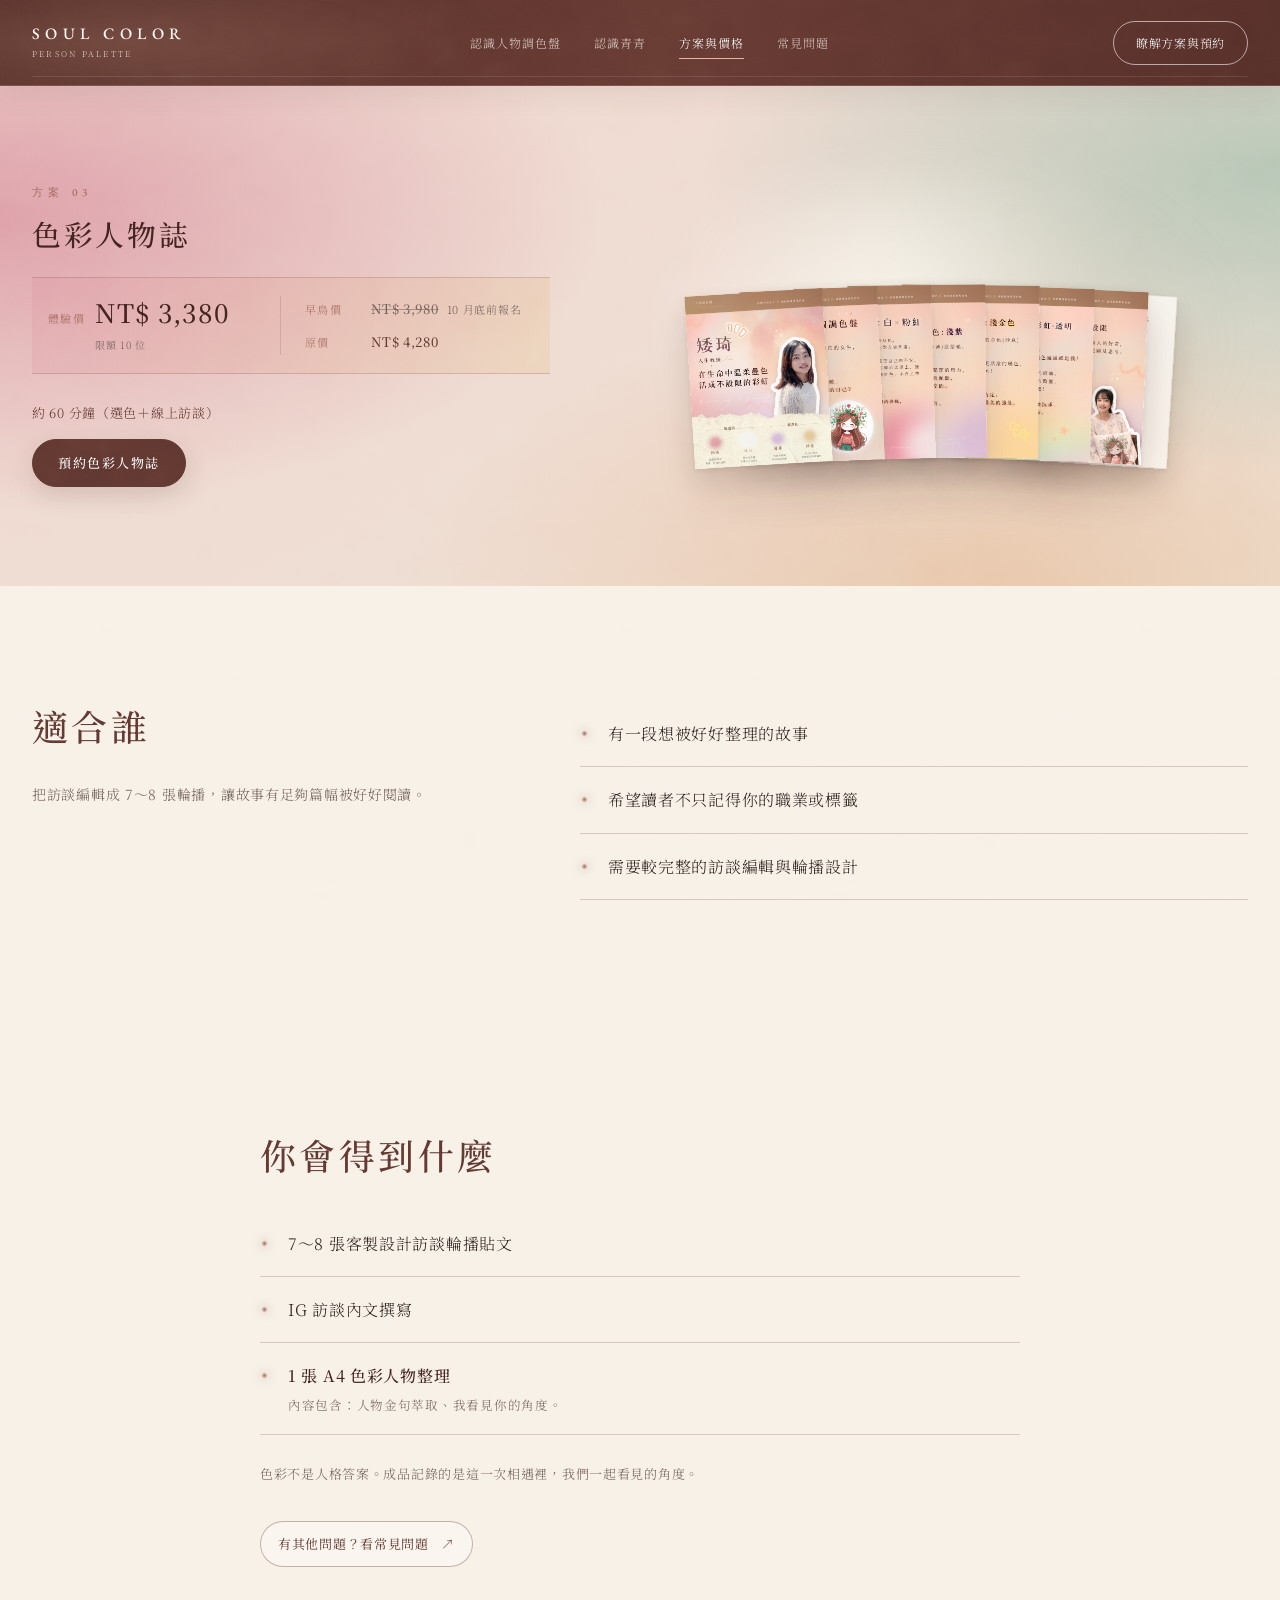
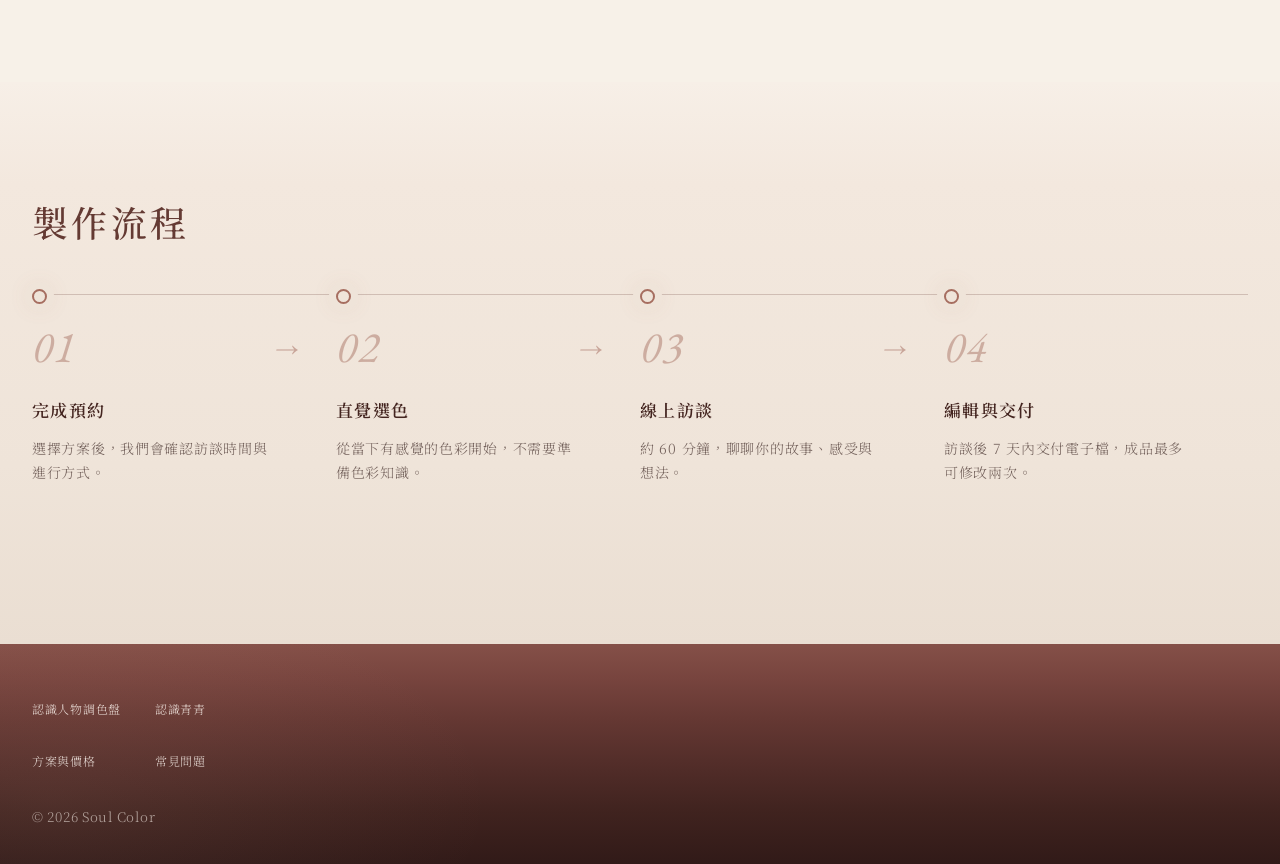
<file: service-person-story.html>
<!doctype html><html lang="zh-Hant"><head><meta charset="utf-8"><meta name="viewport" content="width=device-width,initial-scale=1,viewport-fit=cover"><title>色彩人物誌｜人物調色盤｜Soul Color</title><meta name="description" content="約 60 分鐘 選色與線上訪談，得到 7～8 張客製輪播、IG 訪談內文與 A4 色彩人物整理。"><meta property="og:title" content="色彩人物誌｜人物調色盤"><meta property="og:description" content="讓故事有足夠篇幅展開，編輯成一組可以慢慢閱讀的人物輪播。"><meta property="og:type" content="website"><link rel="stylesheet" href="assets/styles.css?v=20261005footer-fullwidth1"></head><body data-page="services" data-service="person-story"><a class="skip-link" href="#main">跳至主要內容</a><header class="site-header" data-site-header></header><main id="main" data-service-detail></main><footer class="site-footer" data-site-footer></footer><a class="mobile-sticky order-link" href="https://forms.gle/53qNKfxwEG535emo6" target="_blank" rel="noopener noreferrer">預約人物調色盤</a><script src="assets/services-data.js?v=20261003clarity1"></script><script src="assets/site.js?v=20261007-interaction-performance1"></script></body></html>
</file>
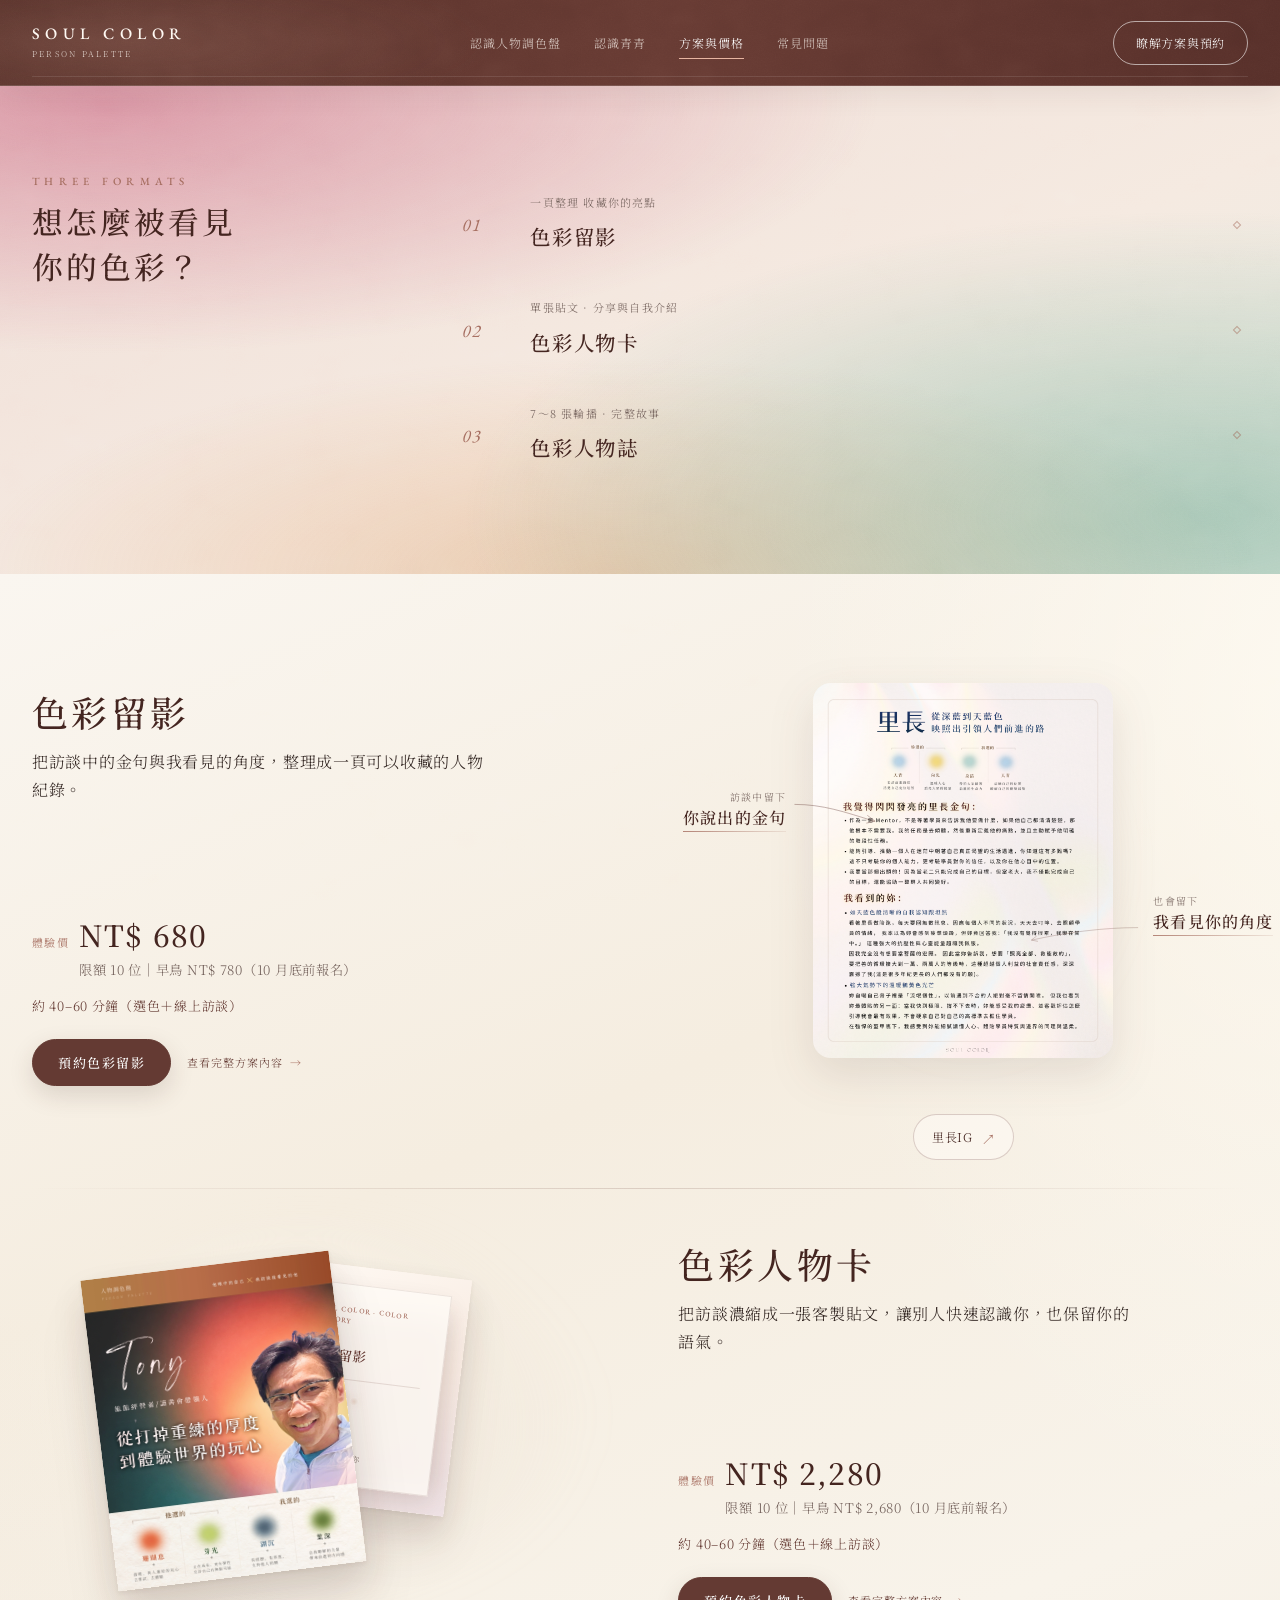
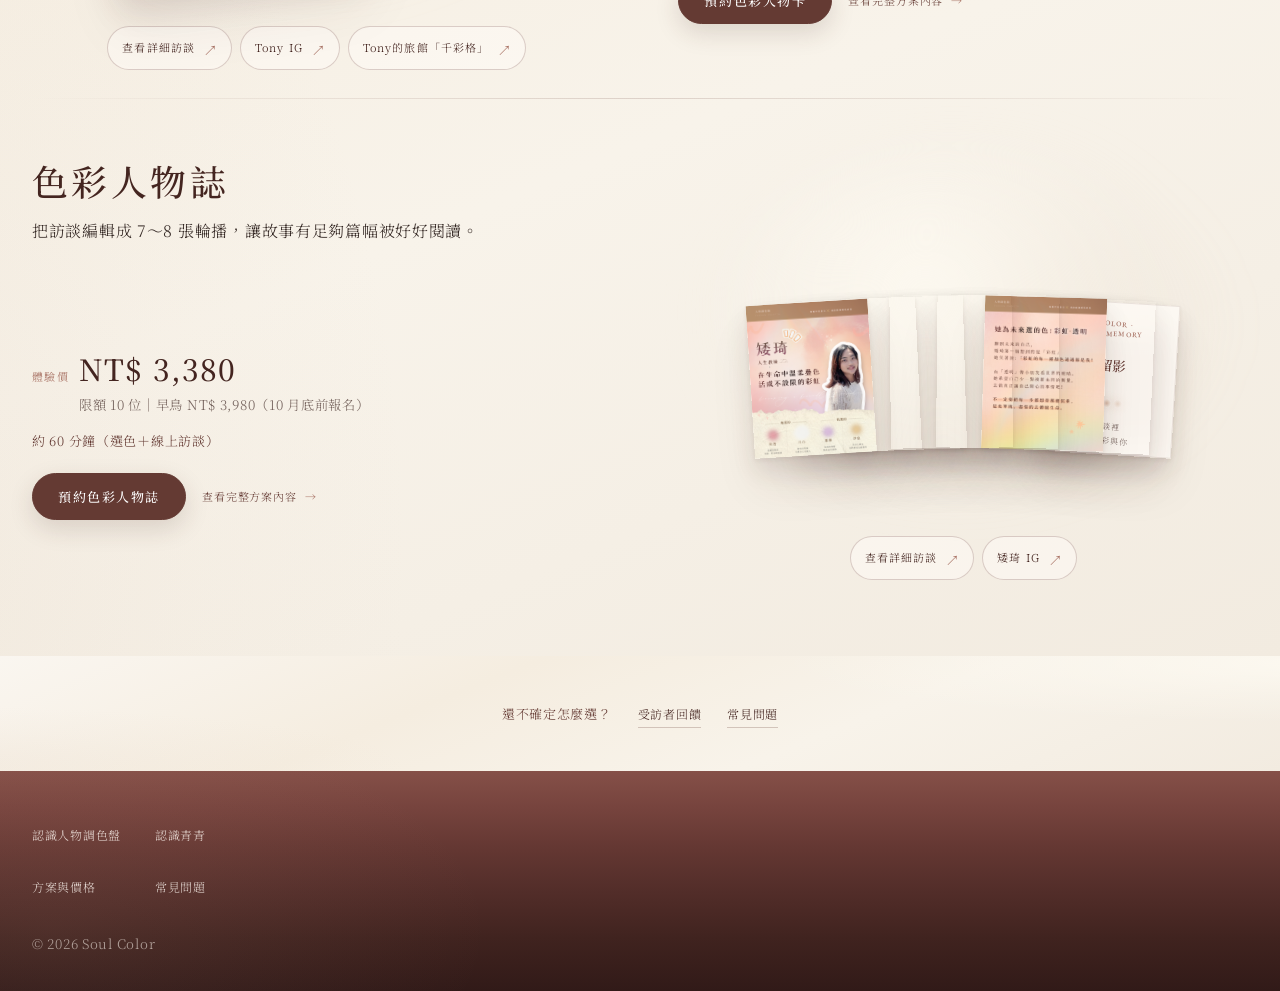
<file: services.html>
<!doctype html>
<html lang="zh-Hant"><head><meta charset="utf-8"><meta name="viewport" content="width=device-width,initial-scale=1,viewport-fit=cover"><title>人物調色盤三種訪談貼文方案｜Soul Color</title><meta name="description" content="比較一頁訪談整理、單張客製訪談貼文與 7～8 張訪談輪播三種人物調色盤方案。"><meta property="og:title" content="人物調色盤三種訪談貼文方案｜Soul Color"><meta property="og:description" content="依照想留下的篇幅與分享方式，選擇適合你的訪談貼文。"><meta property="og:type" content="website"><link rel="stylesheet" href="assets/styles.css?v=20261005footer-fullwidth1"></head>
<body data-page="services"><a class="skip-link" href="#main">跳至主要內容</a><header class="site-header" data-site-header></header><main id="main">
  <nav class="service-choice-guide" aria-labelledby="choice-guide-title"><div class="choice-guide-heading"><p class="eyebrow">THREE FORMATS</p><h1 id="choice-guide-title">想怎麼被看見你的色彩？</h1></div><ol><li><a href="#service-color-memory"><span>01</span><div><small>一頁整理 收藏你的亮點</small><strong>色彩留影</strong></div><b aria-hidden="true"></b></a></li><li><a href="#service-person-card"><span>02</span><div><small>單張貼文 · 分享與自我介紹</small><strong>色彩人物卡</strong></div><b aria-hidden="true"></b></a></li><li><a href="#service-person-story"><span>03</span><div><small>7～8 張輪播 · 完整故事</small><strong>色彩人物誌</strong></div><b aria-hidden="true"></b></a></li></ol></nav>
  <section class="services-list" data-services-overview></section>
  <nav class="service-help-strip" aria-label="選擇方案的其他參考"><span>還不確定怎麼選？</span><a href="index.html#client-voices">受訪者回饋</a><a href="faq.html">常見問題</a></nav>
</main><footer class="site-footer" data-site-footer></footer><a class="mobile-sticky" href="#choice-guide-title">比較三種方案</a><script src="assets/services-data.js?v=20261003clarity1"></script><script src="assets/site.js?v=20261007-interaction-performance1"></script></body></html>
</file>
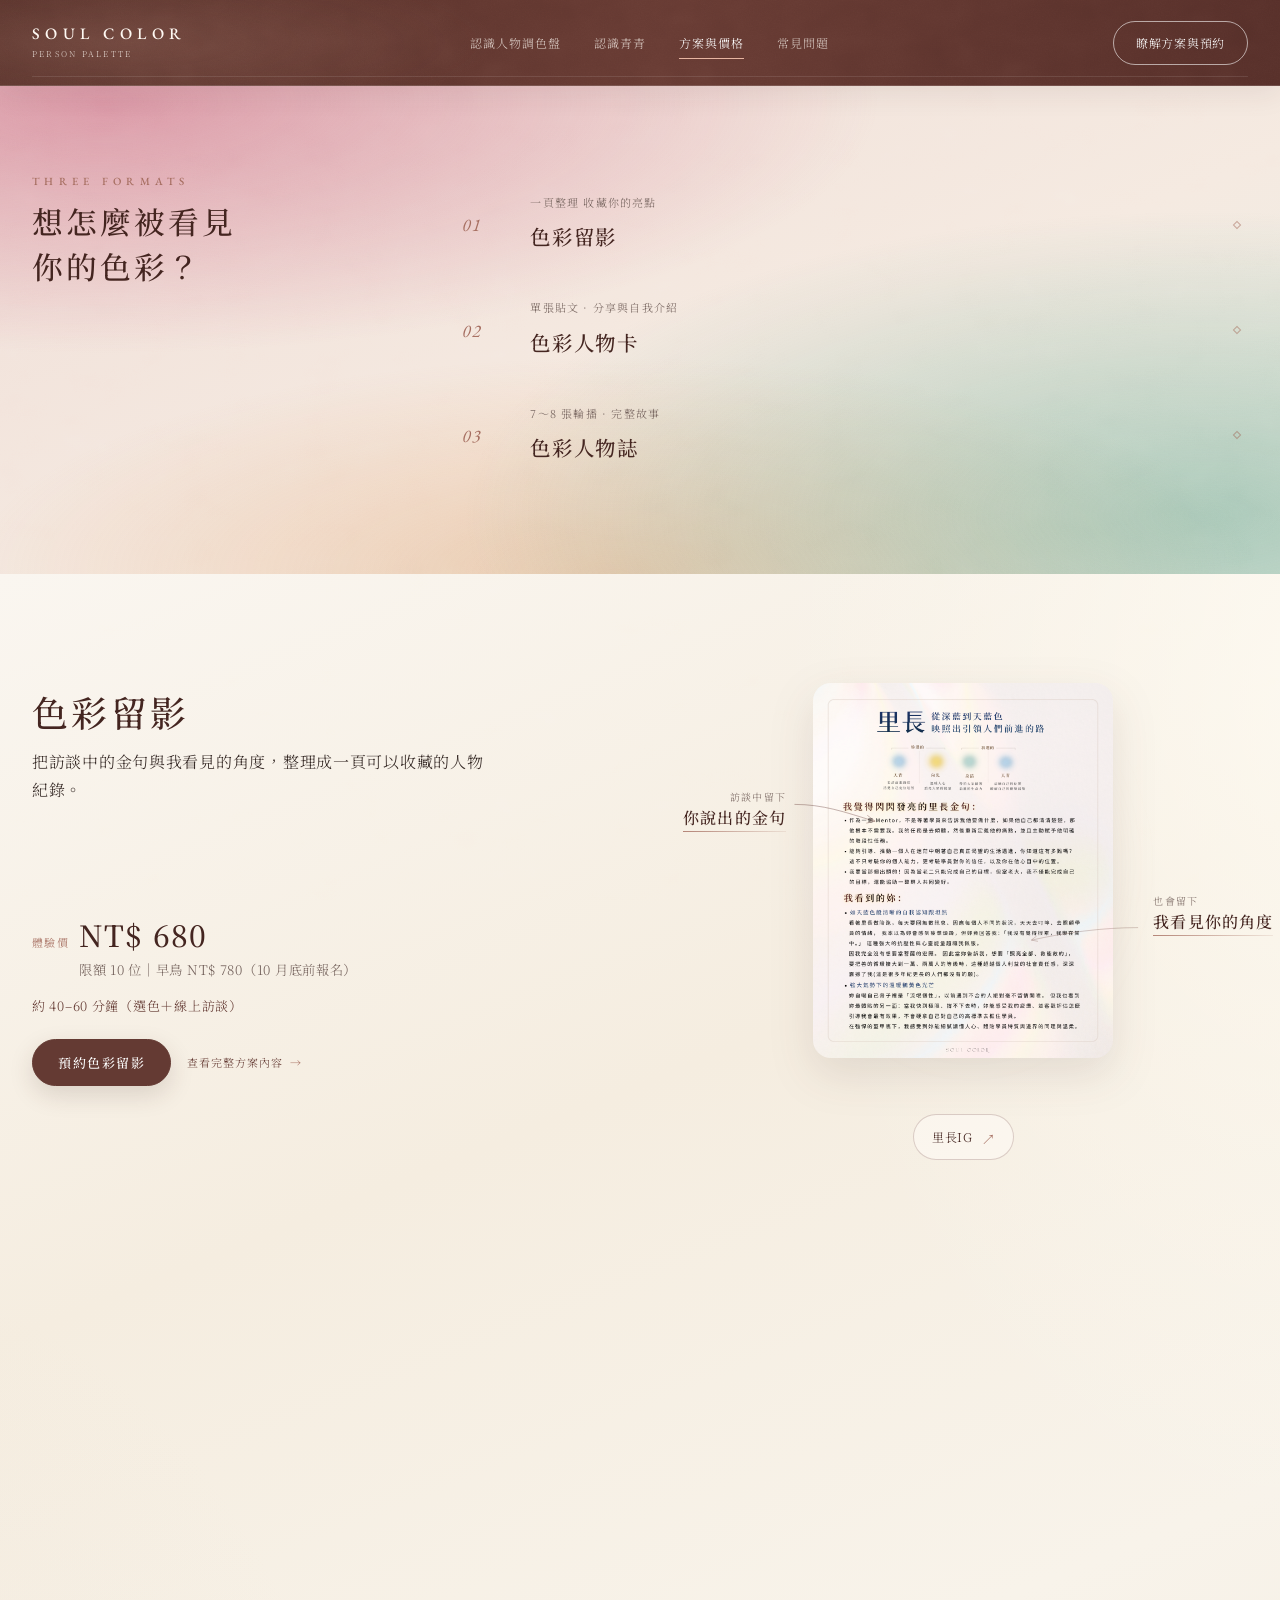
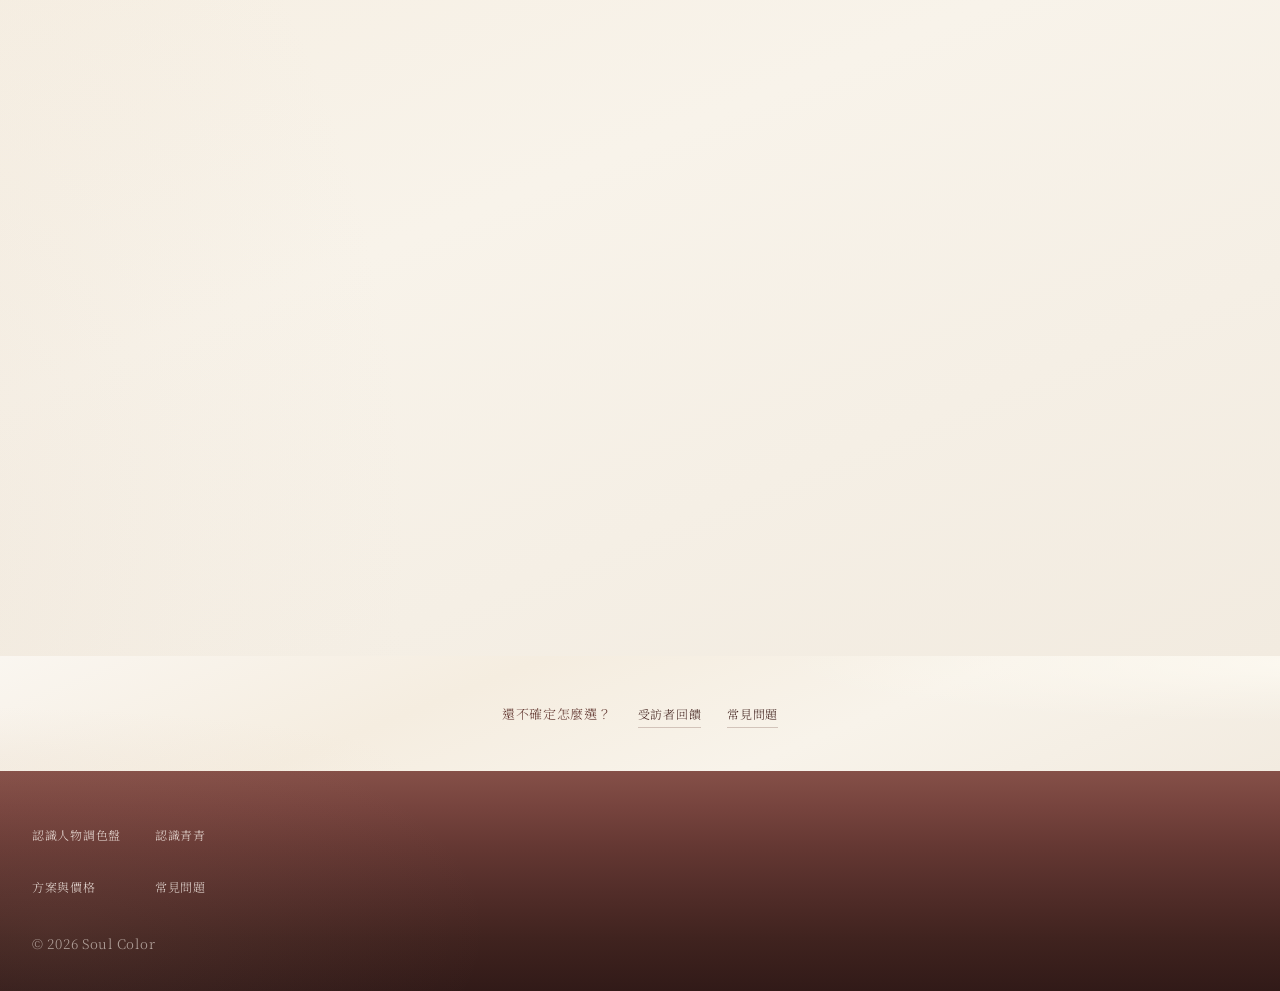
<file: works.html>
<!doctype html>
<html lang="zh-Hant">
<head>
  <meta charset="utf-8">
  <meta name="viewport" content="width=device-width,initial-scale=1">
  <meta http-equiv="refresh" content="0;url=services.html">
  <link rel="canonical" href="services.html">
  <title>前往服務方案｜人物調色盤｜Soul Color</title>
</head>
<body>
  <p>作品範例已整合至<a href="services.html">服務方案</a>。</p>
</body>
</html>
</file>
<file: assets/styles.css>
@import url('https://fonts.googleapis.com/css2?family=EB+Garamond:ital,wght@0,400;0,500;1,400&family=Noto+Serif+TC:wght@300;400;500;600&display=swap');

:root {
  --paper: #f7f1e8;
  --paper-light: #fcf8f2;
  --paper-deep: #efe4d9;
  --wine: #643a33;
  --wine-deep: #442520;
  --terracotta: #a66e60;
  --peach: #e7b5a1;
  --ink: #332723;
  --muted: #75635d;
  --line: rgba(100, 58, 51, .22);
  --line-soft: rgba(100, 58, 51, .12);
  --serif: 'Noto Serif TC', 'Times New Roman', serif;
  --latin: 'EB Garamond', Georgia, serif;
  --gutter: max(32px, calc((100vw - 1240px) / 2));
  --ease: cubic-bezier(.2, .72, .2, 1);
  --quiet-paper:
    radial-gradient(ellipse 60% 72% at 104% 6%, rgba(255,252,244,.76) 0%, rgba(255,252,244,.28) 42%, transparent 72%),
    radial-gradient(ellipse 54% 70% at -8% 94%, rgba(221,202,183,.18) 0%, rgba(221,202,183,.06) 44%, transparent 74%),
    linear-gradient(158deg,#faf6f0 0%,#f5ede0 35%,#f8f3ea 65%,#f2ebe0 100%);
}

* { box-sizing: border-box; }
html { scroll-behavior: smooth; overflow-x: clip; -webkit-text-size-adjust: 100%; text-size-adjust: 100%; }
body {
  margin: 0;
  overflow-x: clip;
  background: var(--paper);
  color: var(--ink);
  font: 300 16px/1.95 var(--serif);
  letter-spacing: .045em;
}
body::before {
  content: '';
  position: fixed;
  inset: 0;
  z-index: 100;
  pointer-events: none;
  opacity: .19;
  background-image: url("images/paper-texture.svg?v=20260831c");
  background-size: 520px 520px;
  mix-blend-mode: soft-light;
}
a { color: inherit; text-decoration: none; }
button, a { font: inherit; }
img { display: block; max-width: 100%; }
main img { border-radius: 18px; }
h1, h2, h3, p { margin-top: 0; }
h1, h2, h3 { font-family: var(--serif); font-weight: 500; letter-spacing: .095em; text-wrap: balance; }
p, li, summary { text-wrap: pretty; }
h1 { font-size: clamp(30px, 2.4vw, 36px); line-height: 1.34; }
h2 { font-size: clamp(29px, 2.8vw, 40px); line-height: 1.42; }
h3 { font-size: clamp(24px, 2vw, 32px); line-height: 1.42; }
.sr-only { position: absolute; width: 1px; height: 1px; padding: 0; margin: -1px; overflow: hidden; clip: rect(0,0,0,0); white-space: nowrap; border: 0; }
:focus-visible { outline: 2px solid var(--peach); outline-offset: 5px; }
.skip-link { position: fixed; top: 12px; left: 12px; z-index: 200; padding: 10px 18px; border-radius: 999px; color: white; background: var(--wine-deep); transform: translateY(-160%); }
.skip-link:focus { transform: none; }

/* Brand shell */
.site-header {
  min-height: 86px;
  padding: 0 var(--gutter);
  position: relative;
  z-index: 60;
  display: grid;
  grid-template-columns: auto 1fr auto;
  align-items: center;
  gap: 34px;
  color: #fff9f3;
  background:
    radial-gradient(ellipse 40% 130% at 10% 50%, rgba(231,181,161,.18), transparent 72%),
    linear-gradient(112deg, #573029, #6a3d35 52%, #59312b);
  border-bottom: 1px solid rgba(255,255,255,.14);
  box-shadow: 0 8px 28px rgba(68,37,32,.08);
}
.site-header::after { content: ''; position: absolute; left: var(--gutter); right: var(--gutter); bottom: 8px; height: 1px; background: rgba(255,255,255,.1); }
.brand { min-height: 44px; display: flex; flex-direction: column; justify-content: center; line-height: 1.2; }
.brand span { font: 500 16px/1 var(--latin); letter-spacing: .34em; }
.brand small { margin-top: 7px; font-size: 8px; letter-spacing: .28em; opacity: .72; }
.desktop-nav { display: flex; justify-content: center; gap: clamp(20px, 2.6vw, 38px); }
.desktop-nav a { min-height: 44px; position: relative; display: inline-flex; align-items: center; font-size: 12px; letter-spacing: .08em; color: rgba(255,249,243,.74); }
.desktop-nav a::after { content: ''; position: absolute; left: 0; right: 100%; bottom: 6px; height: 1px; background: var(--peach); transition: right .35s var(--ease); }
.desktop-nav a:hover, .desktop-nav a[aria-current='page'] { color: white; }
.desktop-nav a:hover::after, .desktop-nav a[aria-current='page']::after { right: 0; }
.nav-order { min-height: 44px; padding: 8px 22px; display: inline-grid; place-items: center; border: 1px solid rgba(255,255,255,.58); border-radius: 999px; font-size: 12px; color: white; transition: .3s var(--ease); }
.nav-order:hover { color: var(--wine-deep); background: white; transform: translateY(-1px); }
.menu-toggle, .mobile-menu { display: none; }

/* Typography and controls */
.eyebrow { margin-bottom: 14px; font: 500 11px/1.4 var(--latin); letter-spacing: .48em; color: var(--terracotta); text-transform: uppercase; }
.lead { max-width: 680px; margin-inline: auto; font-size: clamp(16px, 1.25vw, 18px); line-height: 1.75; color: var(--wine); }
.section-pad { padding: clamp(86px, 9vw, 132px) var(--gutter); }
.section-kicker { display: flex; align-items: baseline; gap: 16px; }
.section-kicker > span { font: italic 400 26px/1 var(--latin); color: var(--terracotta); }
.section-kicker .eyebrow { margin: 0; }
.button-row { display: flex; align-items: center; flex-wrap: wrap; gap: 14px; }
.button, .text-link { min-height: 46px; display: inline-flex; align-items: center; justify-content: center; border-radius: 999px; transition: transform .3s var(--ease), background-color .3s ease, color .3s ease, box-shadow .3s ease, border-color .3s ease; }
.button { width: fit-content; padding: 10px 25px; border: 1px solid var(--wine); font-size: 13px; font-weight: 500; letter-spacing: .12em; }
.button--primary { color: white; background: var(--wine); box-shadow: 0 9px 24px rgba(68,37,32,.15); }
.button--primary:hover { background: var(--wine-deep); transform: translateY(-2px); box-shadow: 0 13px 30px rgba(68,37,32,.2), 0 0 28px rgba(231,181,161,.17); }
.button--outline { color: var(--wine); background: rgba(252,248,242,.5); }
.button--outline:hover { background: white; transform: translateY(-2px); }
.button--quiet { color: var(--wine); background: rgba(252,248,242,.76); }
.text-link { width: fit-content; padding: 8px 17px; gap: 12px; border: 1px solid rgba(100,58,51,.36); font-size: 13px; font-weight: 400; color: var(--wine); background: rgba(252,248,242,.64); }
.text-link:hover { border-color: var(--wine); background: white; transform: translateY(-1px); box-shadow: 0 9px 22px rgba(68,37,32,.08); }
.text-link span { transition: transform .3s var(--ease); }
.text-link:hover span { transform: translate(3px,-2px); }
.text-link--dark { color: white; border-color: rgba(255,255,255,.4); background: rgba(255,255,255,.06); }
.text-link--dark:hover { color: var(--wine-deep); border-color: white; }
.reveal { opacity: 0; transform: translateY(16px); transition: opacity .85s ease, transform .85s var(--ease); }
.reveal.is-visible { opacity: 1; transform: none; }
.title-reveal { opacity:1; transform:none; filter:none; }
.title-reveal-line { display:block; opacity:0; transform:translateY(12px); transition:opacity .78s ease,transform .78s var(--ease); }
.page-title-reveal .title-reveal-line { transform:translateY(14px); transition-duration:.88s; }
.title-reveal-line:nth-child(2) { transition-delay:.12s; }
.title-reveal-line:nth-child(3) { transition-delay:.2s; }
.title-reveal.is-title-visible .title-reveal-line { opacity:1; transform:none; }
.reveal.is-visible .title-reveal-line,
.process-reveal.is-visible .title-reveal-line { opacity:1; transform:none; }

/* Homepage thesis */
.home-hero { min-height: calc(100svh - 86px); padding: clamp(72px, 8vw, 116px) var(--gutter); position: relative; display: grid; grid-template-columns: minmax(340px,.85fr) minmax(440px,1.15fr); gap: 6vw; align-items: center; overflow: hidden; isolation: isolate; background: var(--paper); }
body[data-page="home"] .site-header { border-bottom:0; box-shadow:none; }
body[data-page="home"] .home-hero { margin-top:-1px; }
body[data-page="home"] .light-field { top:-28px; }
body[data-page="home"] .home-hero::before { content:''; position:absolute; top:0; left:0; right:0; height:118px; z-index:0; pointer-events:none; background:linear-gradient(180deg,rgba(247,241,232,.98) 0%,rgba(247,241,232,.78) 32%,rgba(247,241,232,.28) 70%,transparent 100%); }
body[data-page="home"] .home-hero::after { content:''; position:absolute; inset:0; z-index:-1; pointer-events:none; opacity:.46; background-image:url("data:image/svg+xml,%3Csvg viewBox='0 0 360 260' xmlns='http://www.w3.org/2000/svg'%3E%3Cfilter id='paper'%3E%3CfeTurbulence type='fractalNoise' baseFrequency='.48' numOctaves='4' seed='21'/%3E%3C/filter%3E%3Crect width='100%25' height='100%25' filter='url(%23paper)' opacity='.2'/%3E%3C/svg%3E"); background-size:360px 260px; mix-blend-mode:multiply; }
.light-field, .page-light-field { position: absolute; inset: 0; z-index: -2; overflow: hidden; pointer-events: none; background:
  radial-gradient(ellipse 62% 72% at 7% 22%,rgba(235,155,181,.28),transparent 72%),
  radial-gradient(ellipse 58% 68% at 8% 86%,rgba(239,198,112,.2),transparent 74%),
  radial-gradient(ellipse 48% 70% at 96% 76%,rgba(150,199,181,.2),transparent 74%),
  linear-gradient(158deg,#faf6f0 0%,#f5ede0 35%,#f8f3ea 65%,#f2ebe0 100%); }
.light-field i { --field-delay: 0s; position: absolute; aspect-ratio: 1; border-radius: 50%; filter: blur(64px); opacity: 0; animation-name: glow-arrive,field-glow-breathe; animation-duration: 3.8s,20s; animation-timing-function: cubic-bezier(.22,.58,.3,1),ease-in-out; animation-delay: var(--field-delay),calc(var(--field-delay) + 3.8s); animation-iteration-count: 1,infinite; animation-fill-mode: forwards,both; }
.light-field i:nth-child(1) { width: 55%; top: -10%; left: -8%; background: radial-gradient(circle,#e0f4e8cc 0%,#c0d8d066 60%,transparent 100%); }
.light-field i:nth-child(2) { --field-delay: .35s; width: 45%; top: 5%; left: 55%; background: radial-gradient(circle,#ffb89ecc 0%,#ffa08066 60%,transparent 100%); }
.light-field i:nth-child(3) { --field-delay: .7s; width: 40%; top: 40%; left: -5%; background: radial-gradient(circle,#d4d0cccc 0%,#aca8a466 60%,transparent 100%); }
.light-field i:nth-child(4) { --field-delay: 1.05s; width: 48%; top: 55%; left: 60%; background: radial-gradient(circle,#b8d0c8cc 0%,#88a8a066 60%,transparent 100%); }
.light-field i:nth-child(5) { --field-delay: 1.4s; width: 38%; top: 70%; left: 20%; background: radial-gradient(circle,#e8d070cc 0%,#c0a84066 60%,transparent 100%); }
.light-field i:nth-child(6) { --field-delay: 1.75s; width: 42%; top: -5%; left: 30%; background: radial-gradient(circle,#881428cc 0%,#60001066 60%,transparent 100%); }
.light-field i:nth-child(7) { --field-delay: 2.1s; width: 36%; top: 30%; left: 70%; background: radial-gradient(circle,#5a7048cc 0%,#38502866 60%,transparent 100%); }
.light-field i:nth-child(8) { --field-delay: 2.45s; width: 44%; top: 75%; left: -2%; background: radial-gradient(circle,#d8a8a8cc 0%,#b0788066 60%,transparent 100%); }
.hero-copy { max-width: 520px; position: relative; z-index: 2; isolation: isolate; }
.hero-copy::before { content:''; position:absolute; inset:-34px -52px; z-index:-1; pointer-events:none; background:radial-gradient(ellipse at 42% 48%,rgba(252,248,242,.82) 0%,rgba(252,248,242,.58) 48%,rgba(252,248,242,.18) 72%,transparent 88%); filter:blur(10px); }
.home-hero .hero-copy .eyebrow { color:#7b3e33; font-weight:600; text-shadow:0 1px 0 rgba(255,255,255,.5); }
.hero-copy h1 { margin: 7px 0 22px; color:#44251f; letter-spacing: .16em; text-shadow:0 1px 0 rgba(255,255,255,.4); }
.hero-tagline { margin-bottom: 18px; font-size: clamp(21px, 1.8vw, 25px); line-height: 1.52; letter-spacing: .055em; color:#4f2c25; text-shadow:0 1px 0 rgba(255,255,255,.38); }
.hero-description { max-width: 470px; margin: 0; font-size: 14.5px; font-weight:500; line-height: 1.76; letter-spacing: .035em; color:#563a34; text-shadow:0 1px 0 rgba(255,255,255,.34); }
.hero-description span { display:block; }
.hero-exchange { max-width:500px; margin:22px 0 0; display:grid; gap:0; border-top:1px solid rgba(100,58,51,.18); border-bottom:1px solid rgba(100,58,51,.18); }
.hero-exchange > div { padding:10px 0; display:grid; grid-template-columns:92px minmax(0,1fr); gap:14px; align-items:baseline; }
.hero-exchange > div + div { border-top:1px solid rgba(100,58,51,.1); }
.hero-exchange dt { font-size:10px; letter-spacing:.13em; color:var(--terracotta); }
.hero-exchange dd { margin:0; font-size:12px; line-height:1.6; letter-spacing:.045em; color:var(--wine-deep); }
.hero-facts { margin: 21px 0 0; padding: 0; display: flex; flex-wrap: wrap; gap: 8px 18px; list-style: none; }
.hero-facts li { position: relative; padding-left: 13px; font-size: 12px; font-weight:500; letter-spacing: .065em; color:#69463f; text-shadow:0 1px 0 rgba(255,255,255,.34); }
.hero-facts li::before { content:''; width:4px; height:4px; position:absolute; left:0; top:.82em; border-radius:50%; background:var(--terracotta); box-shadow:0 0 10px rgba(166,110,96,.28); }
.hero-copy .button-row { margin-top: 30px; }
.hero-copy .button--primary { color:#4f2d28; border-color:rgba(137,83,71,.2); background:linear-gradient(135deg,rgba(241,218,207,.96) 0%,rgba(230,194,179,.96) 58%,rgba(224,181,164,.94) 100%); box-shadow:0 11px 28px rgba(91,52,45,.11),inset 0 1px 0 rgba(255,255,255,.6); }
.hero-copy .button--primary:hover { color:#442520; border-color:rgba(137,83,71,.3); background:linear-gradient(135deg,#f2ddd3 0%,#e8c7b8 58%,#dfb4a3 100%); box-shadow:0 14px 32px rgba(91,52,45,.14),0 0 24px rgba(231,181,161,.12),inset 0 1px 0 rgba(255,255,255,.7); }
.hero-output { margin:0; padding:0; aspect-ratio:auto; animation:none; }
.hero-output::before { display:none; }
.hero-output::after { display:none; }
.hero-output-stack { width:100%; aspect-ratio:1/.84; margin-top:0; position:relative; z-index:1; display:block; }
.hero-output-stack img,.hero-output-blank { width:60%; aspect-ratio:4/5; bottom:1%; position:absolute; display:block; border:0; border-radius:0; box-shadow:0 14px 30px rgba(68,37,32,.15); transform-origin:50% 100%; }
.hero-output-stack img { height:auto; }
.hero-output-aiqi { width:58%; left:0; z-index:4; transform:rotate(-3.6deg); }
.hero-output-tony { left:24%; z-index:3; transform:rotate(-1.1deg); }
.hero-output-memory { left:35%; z-index:2; transform:rotate(1.2deg); }
.hero-output-blank { left:40%; z-index:1; background:linear-gradient(145deg,#fffaf4 0%,#f5ebe1 100%); border:1px solid rgba(100,58,51,.1); transform:rotate(3.2deg); }
.hero-output > figcaption { margin-top:18px; position:relative; z-index:1; display:flex; align-items:baseline; justify-content:space-between; gap:16px; color:var(--wine-deep); }
.hero-output > figcaption strong { font-size:13px; font-weight:500; letter-spacing:.12em; }
.hero-output > figcaption span { font-size:10px; letter-spacing:.08em; color:var(--muted); }
.hero-story-link { min-height:44px; margin-top:12px; padding:7px 2px; display:inline-flex; align-items:center; gap:8px; position:relative; font-size:11px; letter-spacing:.07em; color:var(--muted); }
.hero-story-link::after { content:''; position:absolute; left:2px; right:2px; bottom:4px; height:1px; background:rgba(100,58,51,.24); transform:scaleX(.38); transform-origin:left; transition:transform .3s var(--ease); }
.hero-story-link:hover::after,.hero-story-link:focus-visible::after { transform:scaleX(1); }
.hero-prompt { width: min(64%, 400px); aspect-ratio: 4/5; justify-self: center; padding: clamp(36px, 4vw, 54px); position: relative; z-index: 1; isolation: isolate; display: flex; flex-direction: column; justify-content: center; border: 0; transform: rotate(1.2deg); animation: paper-float 14s ease-in-out infinite; }
.hero-prompt::before { content: ''; position: absolute; inset: 0; z-index: -1; background:
  radial-gradient(ellipse 82% 96% at -8% 54%,rgba(236,166,187,.2),transparent 66%),
  radial-gradient(ellipse 68% 90% at 106% 64%,rgba(145,195,174,.1),transparent 68%),
  linear-gradient(105deg,rgba(255,255,255,.74),transparent 19%,rgba(213,184,162,.08) 76%,rgba(131,82,68,.06)),
  linear-gradient(145deg,rgba(253,249,242,.96),rgba(248,240,230,.91));
  border: 1px solid rgba(100,58,51,.18); border-radius: 2px 5px 3px 7px; box-shadow:
  -30px 18px 58px rgba(225,145,167,.16),
  34px 22px 62px rgba(128,178,157,.1),
  0 2px 2px rgba(68,37,32,.08),
  0 18px 32px rgba(68,37,32,.11),
  18px 34px 70px rgba(68,37,32,.10),
  inset 0 1px rgba(255,255,255,.92),
  inset -1px -1px rgba(100,58,51,.05); backdrop-filter: blur(2px); animation: paper-depth 14s ease-in-out infinite; }
.hero-prompt::after { content: ''; position: absolute; inset: 15px; z-index: 0; pointer-events: none; opacity: .42; border: 1px solid rgba(100,58,51,.14); background-image: url("data:image/svg+xml,%3Csvg viewBox='0 0 180 180' xmlns='http://www.w3.org/2000/svg'%3E%3Cfilter id='p'%3E%3CfeTurbulence type='fractalNoise' baseFrequency='.34' numOctaves='4' seed='8'/%3E%3C/filter%3E%3Crect width='100%25' height='100%25' filter='url(%23p)' opacity='.075'/%3E%3C/svg%3E"); mix-blend-mode: multiply; }
.hero-prompt > .paper-back { position: absolute; inset: -10px 13px 12px -12px; z-index: -2; background: linear-gradient(140deg,#eadccf,#f8efe5 55%,#e6d5c6); border: 1px solid rgba(100,58,51,.1); transform: rotate(-2.3deg); box-shadow: 0 20px 35px rgba(68,37,32,.08); }
.hero-prompt > .paper-curl { width: 58px; height: 58px; position: absolute; right: -1px; bottom: -1px; z-index: 2; overflow: hidden; filter: drop-shadow(-5px -5px 7px rgba(68,37,32,.08)); }
.hero-prompt > .paper-curl::before { content: ''; position: absolute; inset: 0; background: linear-gradient(135deg,transparent 0 48%,rgba(222,203,186,.92) 50%,rgba(255,252,247,.98) 72%); clip-path: polygon(48% 100%,100% 48%,100% 100%); }
.hero-prompt > .prompt-label { position: relative; z-index: 1; font: 500 10px var(--latin); letter-spacing: .46em; color: var(--terracotta); }
.hero-prompt > p { position: relative; z-index: 1; margin: 28px 0 42px; font-size: clamp(20px, 2vw, 28px); font-weight: 400; line-height: 1.62; letter-spacing: .09em; color: rgba(100,58,51,.88); }
.hero-prompt > p span { display: block; white-space: nowrap; }
.luminous-palette { display: flex; gap: 13px; position: relative; }
.luminous-palette i, .mock-chips i { width: 30px; height: 30px; display: block; border-radius: 50%; filter: blur(1.5px); }
.luminous-palette i { --reveal-delay: .3s; --breathe-delay: 3.35s; opacity: 0; transform: scale(.96); animation-name: palette-dot-reveal,swatch-breathe; animation-duration: 1.65s,14s; animation-timing-function: cubic-bezier(.22,.58,.3,1),ease-in-out; animation-delay: var(--reveal-delay),var(--breathe-delay); animation-iteration-count: 1,infinite; animation-fill-mode: forwards,both; }
.luminous-palette i:nth-child(2) { --reveal-delay: .75s; --breathe-delay: 3.8s; }
.luminous-palette i:nth-child(3) { --reveal-delay: 1.2s; --breathe-delay: 4.25s; }
.luminous-palette i:nth-child(4) { --reveal-delay: 1.65s; --breathe-delay: 4.7s; }
.luminous-palette i:nth-child(5) { --reveal-delay: 2.1s; --breathe-delay: 5.15s; }
.luminous-palette i:nth-child(1) { background: radial-gradient(circle,rgba(224,126,151,.76),rgba(224,126,151,.26) 48%,transparent 74%); box-shadow: 0 0 20px rgba(224,126,151,.25); }
.luminous-palette i:nth-child(2) { background: radial-gradient(circle,rgba(237,164,87,.78),rgba(237,164,87,.26) 48%,transparent 74%); box-shadow: 0 0 20px rgba(237,164,87,.25); }
.luminous-palette i:nth-child(3) { background: radial-gradient(circle,rgba(225,198,91,.76),rgba(225,198,91,.25) 48%,transparent 74%); box-shadow: 0 0 20px rgba(225,198,91,.23); }
.luminous-palette i:nth-child(4) { background: radial-gradient(circle,rgba(111,174,148,.76),rgba(111,174,148,.25) 48%,transparent 74%); box-shadow: 0 0 20px rgba(111,174,148,.23); }
.luminous-palette i:nth-child(5) { background: radial-gradient(circle,rgba(113,155,195,.76),rgba(113,155,195,.25) 48%,transparent 74%); box-shadow: 0 0 20px rgba(113,155,195,.23); }
.hero-side-note { position: absolute; right: 17px; bottom: 28px; margin: 0; writing-mode: vertical-rl; font: 400 10px var(--latin); letter-spacing: .34em; color: rgba(100,58,51,.42); }

.home-intro { padding-bottom:clamp(56px,5.4vw,76px); display: grid; grid-template-columns: minmax(280px,.85fr) minmax(420px,1.15fr); gap: clamp(58px,9vw,126px); align-items: start; background:
  radial-gradient(ellipse 60% 72% at 104% 6%,rgba(255,252,244,.76) 0%,rgba(255,252,244,.28) 42%,transparent 72%),
  radial-gradient(ellipse 54% 70% at -8% 94%,rgba(221,202,183,.14) 0%,rgba(221,202,183,.04) 44%,transparent 74%),
  linear-gradient(158deg,#faf6f0 0%,#f5ede0 35%,#f6efe6 70%,#f3ece3 90%,#f3ece3 100%); }
.home-intro h2 { margin: 0; color: var(--wine); }
.home-intro-copy > p:first-child { margin-bottom:18px; color:var(--muted); }
.home-intro-emphasis { max-width:590px; margin-bottom:28px; padding:18px 0 18px 24px; border-left:2px solid var(--terracotta); font-size:clamp(19px,2vw,27px); font-weight:500; line-height:1.65; color:var(--wine-deep); }
.home-steps { display:grid; grid-template-columns:minmax(220px,.55fr) minmax(560px,1.45fr); gap:clamp(56px,8vw,112px); align-items:start; background:#f8f2ea; }
.home-steps-heading h2 { margin:0; color:var(--wine); }
.home-steps ol { margin:0; padding:0; display:grid; grid-template-columns:repeat(3,minmax(0,1fr)); list-style:none; border-top:1px solid rgba(100,58,51,.22); }
.home-steps li { min-height:190px; padding:28px clamp(18px,2.2vw,34px) 26px 0; display:grid; grid-template-columns:38px minmax(0,1fr); gap:14px; border-bottom:1px solid rgba(100,58,51,.18); }
.home-steps li + li { padding-left:clamp(18px,2.2vw,34px); border-left:1px solid rgba(100,58,51,.14); }
.home-steps li > span { padding-top:4px; font:italic 400 18px/1 var(--latin); color:var(--terracotta); }
.home-steps li strong { display:block; margin-bottom:12px; font-size:18px; font-weight:500; line-height:1.52; color:var(--wine-deep); text-wrap:balance; }
.home-steps li p { margin:0; font-size:13px; line-height:1.75; color:var(--muted); }
.signature-method { display:grid; grid-template-columns:minmax(250px,.62fr) minmax(560px,1.38fr); gap:clamp(58px,8vw,112px); align-items:start; background:linear-gradient(150deg,#f5e9df 0%,#faf5ee 48%,#eee0d5 100%); }
.signature-method-intro { position:sticky; top:112px; }
.signature-method-intro h2 { margin-bottom:22px; color:var(--wine); }
.signature-method-intro > p:last-child { max-width:420px; margin:0; font-size:14px; line-height:1.8; color:var(--muted); }
.signature-steps { border-top:1px solid var(--line); }
.signature-steps article { min-height:152px; padding:27px 0; display:grid; grid-template-columns:36px 104px minmax(150px,.72fr) minmax(220px,1fr); gap:20px; align-items:center; border-bottom:1px solid var(--line-soft); }
.signature-steps article > span { align-self:start; padding-top:6px; font:italic 400 18px/1 var(--latin); color:var(--terracotta); }
.signature-steps h3 { margin:0; font-size:18px; line-height:1.45; color:var(--wine-deep); }
.signature-steps p { margin:0; font-size:13px; line-height:1.72; color:var(--muted); }
.signature-swatches { display:flex; align-items:center; gap:4px; }
.signature-swatches i { width:31px; aspect-ratio:1; display:block; border-radius:50%; background:radial-gradient(circle,rgba(225,144,167,.72) 0%,rgba(225,144,167,.23) 48%,transparent 74%); box-shadow:0 0 16px rgba(225,144,167,.18); }
.signature-swatches i:nth-child(2) { background:radial-gradient(circle,rgba(226,192,97,.74) 0%,rgba(226,192,97,.23) 48%,transparent 74%); box-shadow:0 0 16px rgba(226,192,97,.18); }
.signature-swatches i:nth-child(3) { background:radial-gradient(circle,rgba(126,177,157,.72) 0%,rgba(126,177,157,.22) 48%,transparent 74%); box-shadow:0 0 16px rgba(126,177,157,.18); }
.signature-swatches--mine i { background:radial-gradient(circle,rgba(143,110,96,.72) 0%,rgba(143,110,96,.22) 48%,transparent 74%); box-shadow:0 0 16px rgba(143,110,96,.18); }
.signature-swatches--mine i:nth-child(2) { background:radial-gradient(circle,rgba(176,155,193,.72) 0%,rgba(176,155,193,.22) 48%,transparent 74%); box-shadow:0 0 16px rgba(176,155,193,.18); }
.signature-swatches--mine i:nth-child(3) { background:radial-gradient(circle,rgba(122,153,192,.72) 0%,rgba(122,153,192,.22) 48%,transparent 74%); box-shadow:0 0 16px rgba(122,153,192,.18); }
.signature-swatches--blend i { width:35px; margin-right:-11px; }
.signature-swatches--blend i:nth-child(1) { background:radial-gradient(circle,rgba(225,144,167,.68) 0%,rgba(225,144,167,.22) 50%,transparent 76%); }
.signature-swatches--blend i:nth-child(2) { background:radial-gradient(circle,rgba(176,155,193,.68) 0%,rgba(176,155,193,.22) 50%,transparent 76%); }
.signature-swatches--blend i:nth-child(3) { background:radial-gradient(circle,rgba(126,177,157,.68) 0%,rgba(126,177,157,.22) 50%,transparent 76%); }
.ritual-preview { min-height: 600px; padding: 0 var(--gutter); display: grid; grid-template-columns: minmax(0,1.25fr) minmax(330px,.75fr); align-items: center; background:
  radial-gradient(ellipse 78% 64% at 86% 10%,rgba(241,174,157,.14),transparent 68%),
  radial-gradient(ellipse 70% 58% at 10% 92%,rgba(229,198,141,.08),transparent 72%),
  linear-gradient(125deg,#805047 0%,#75443b 54%,#65372f 100%); color: #fff7ee; overflow: hidden; }
.ritual-frame { height: 600px; margin-left: calc(var(--gutter) * -1); position: relative; overflow: hidden; }
.ritual-frame::after { content: ''; position: absolute; inset: 0 -1px 0 0; background: linear-gradient(90deg,rgba(121,71,61,.04) 0%,rgba(128,80,71,.08) 64%,#805047 100%),linear-gradient(180deg,transparent 52%,rgba(128,80,71,.32) 100%); pointer-events: none; }
.ritual-frame img { width: 100%; height: 100%; object-fit: cover; border-radius: 0; filter: brightness(1.08) saturate(.88); }
.ritual-copy { max-width: 410px; padding: 70px 0 70px clamp(42px,5vw,76px); }
.ritual-copy .eyebrow { color: #efd19a; }
.ritual-copy h2 { margin-bottom: 26px; color: white; }
.ritual-copy > p:not(.eyebrow) { margin-bottom: 32px; color: rgba(255,247,238,.84); }
.home-services { background: linear-gradient(180deg,#f6eee7 0%,#f9f3eb 16%,var(--paper) 48%,#f3e9df 100%); }
.home-services-head { max-width: 730px; margin-bottom: 54px; }
.home-services-head h2 { color: var(--wine); }
.home-services-head h2 span { display: block; white-space: nowrap; }
.home-services-head > p:last-child { max-width: 620px; }
.service-portals { border-top: 1px solid var(--line); }
.service-portal { min-height: 150px; padding: 28px 18px; display: grid; grid-template-columns: 76px 1fr auto; align-items: center; gap: 24px; border-bottom: 1px solid var(--line); transition: background .3s ease, padding .3s var(--ease); }
.service-portal:hover { padding-left: 28px; background: rgba(252,248,242,.72); }
.service-portal > span { font: italic 400 25px var(--latin); color: var(--terracotta); }
.service-portal small { display: block; margin-bottom: 4px; font-size: 11px; color: var(--muted); }
.service-portal strong { display: block; font-size: clamp(23px,2.1vw,31px); font-weight: 500; letter-spacing: .1em; color: var(--wine); }
.service-portal p { margin: 5px 0 0; font-size: 14px; color: var(--muted); }
.service-portal b { font-size: 24px; font-weight: 300; color: var(--terracotta); transition: transform .3s var(--ease); }
.service-portal:hover b { transform: translateX(6px); }
.home-services-all { margin-top: 34px; }
.home-close, .closing-cta { min-height: 360px; padding: 76px var(--gutter); display: flex; flex-direction: column; align-items: center; justify-content: center; text-align: center; position: relative; overflow: hidden; }
.home-close { background:
  radial-gradient(ellipse 54% 76% at 12% 52%,rgba(255,252,244,.54),transparent 72%),
  linear-gradient(180deg,#e9d8ce 0%,#e2c9bd 24%,#ead8cc 58%,#efe4d9 100%); }
.home-close h2 { margin-bottom: 28px; color: var(--wine); }
.home-close h2 span, .closing-cta > p span, .closing-cta > div > p span { display: block; }
.client-voices { scroll-margin-top:82px; display: grid; grid-template-columns: minmax(250px,.5fr) minmax(520px,1.1fr); gap: clamp(50px,7vw,100px); align-items: start; background:linear-gradient(180deg,#ead9d0 0%,#e8ded7 11%,#f5eee8 31%,#fdfaf6 62%,#e9d8ce 100%); }
.client-voices-copy { max-width: 420px; }
.client-voices-copy h2 { margin: 0 0 22px; color: var(--wine); }
.client-voices-copy h2 span { display: block; }
.client-voices-copy > p:last-child { margin: 0; color: var(--muted); }
.client-voices-grid { display: grid; grid-template-columns: repeat(2,minmax(0,1fr)); gap: 14px; perspective: 900px; }
.client-voices-grid blockquote { min-height: 146px; margin: 0; padding: 27px 29px 25px; position: relative; isolation: isolate; overflow: hidden; background: rgba(255,252,247,.86); border: 1px solid rgba(100,58,51,.1); border-radius: 1px 3px 2px 1px; box-shadow: 0 14px 28px rgba(68,37,32,.07),3px 5px 0 rgba(155,111,93,.035); }
.client-voices-grid blockquote::before { content: ''; position: absolute; inset: 0; z-index: -1; opacity: .22; pointer-events: none; background-image: url("data:image/svg+xml,%3Csvg viewBox='0 0 180 180' xmlns='http://www.w3.org/2000/svg'%3E%3Cfilter id='p'%3E%3CfeTurbulence type='fractalNoise' baseFrequency='.72' numOctaves='4' seed='12'/%3E%3C/filter%3E%3Crect width='100%25' height='100%25' filter='url(%23p)' opacity='.1'/%3E%3C/svg%3E"); mix-blend-mode: multiply; }
.client-voices-grid blockquote:nth-child(1) { grid-column:1 / -1; min-height:210px; padding:36px 38px 32px; transform:rotate(-.25deg); background:linear-gradient(135deg,rgba(245,226,213,.96),rgba(255,251,244,.94)); border-left:3px solid var(--terracotta); }
.client-voices-grid blockquote:nth-child(2) { transform:rotate(.35deg); background-color:rgba(250,244,235,.92); }
.client-voices-grid blockquote:nth-child(3) { transform:rotate(-.2deg); background-color:rgba(253,248,241,.9); }
.client-voices-grid blockquote p { margin: 0; font-size: 14px; line-height: 1.78; color: var(--wine-deep); }
.client-voices-grid blockquote strong { display:block; margin-bottom:12px; font-size:12px; font-weight:500; letter-spacing:.1em; color:var(--terracotta); }
.client-voices-grid .voice-featured strong { margin-bottom:18px; font-size:clamp(22px,2.3vw,31px); line-height:1.55; letter-spacing:.08em; color:var(--wine-deep); }
.client-voices-grid .voice-featured p { max-width:620px; font-size:16px; line-height:1.8; }
.client-voices-grid blockquote footer { margin-top:13px; font-size:10px; letter-spacing:.12em; color:var(--muted); }
.client-voices-grid--compact blockquote:nth-child(1) { grid-column:auto; min-height:190px; padding:30px 30px 28px; }
.client-voices-grid--compact .voice-featured strong { font-size:clamp(18px,1.8vw,24px); }
.client-voices-grid--compact .voice-featured p { font-size:14px; }
.home-faq { display:grid; grid-template-columns:minmax(240px,.58fr) minmax(520px,1.42fr); gap:clamp(58px,8vw,116px); align-items:start; background:var(--quiet-paper); }
.home-faq-head { position:sticky; top:112px; }
.home-faq-head h2 { margin-bottom:25px; color:var(--wine); }
.home-close > div { max-width:760px; display:flex; flex-direction:column; align-items:center; }
.home-close > div > p:not(.eyebrow) { max-width:620px; margin-bottom:27px; color:var(--muted); }
.home-close .button-row { justify-content:center; }
body[data-page="home"] .home-intro,
body[data-page="home"] .client-voices { background: #f8f2ea; }

/* Interior page hero */
.page-hero { min-height: 500px; padding: 86px var(--gutter); position: relative; display: grid; place-items: center; text-align: center; overflow: hidden; isolation: isolate; }
.page-hero-copy { position: relative; z-index: 1; max-width: 780px; }
.page-hero h1 { margin: 8px 0 20px; color: var(--wine-deep); }
.page-light-field { background:
  radial-gradient(ellipse 62% 86% at 2% 16%,rgba(222,132,164,.4),transparent 73%),
  radial-gradient(ellipse 58% 76% at 1% 90%,rgba(225,180,91,.3),transparent 75%),
  radial-gradient(ellipse 50% 80% at 98% 14%,rgba(139,194,170,.35),transparent 73%),
  radial-gradient(ellipse 48% 76% at 90% 94%,rgba(131,163,207,.27),transparent 74%),
  radial-gradient(ellipse 46% 66% at 48% 4%,rgba(181,158,195,.18),transparent 73%),
  linear-gradient(158deg,#faf4ed 0%,#f5eadd 38%,#f8f1e8 66%,#f0e7dc 100%); }
.page-spectrum-field { background:
  radial-gradient(ellipse 64% 88% at 1% 18%,rgba(222,126,161,.43),transparent 73%),
  radial-gradient(ellipse 60% 80% at 0% 88%,rgba(228,181,87,.32),transparent 75%),
  radial-gradient(ellipse 52% 82% at 99% 17%,rgba(132,193,168,.36),transparent 73%),
  radial-gradient(ellipse 50% 78% at 88% 96%,rgba(127,160,205,.28),transparent 74%),
  radial-gradient(ellipse 46% 68% at 46% 2%,rgba(180,156,196,.19),transparent 73%),
  linear-gradient(158deg,#faf3eb 0%,#f2e5d8 38%,#f7efe5 66%,#ede2d6 100%); }
.page-spectrum-field::after { content: ''; position: absolute; inset: 0; z-index: 2; background: linear-gradient(112deg,rgba(250,246,240,.035),rgba(250,246,240,.085) 54%,rgba(250,246,240,.055)); }
.page-spectrum-field.has-spectrum-canvas { background: linear-gradient(158deg,#faf2eb 0%,#f1e3d8 40%,#f7eee4 68%,#ebe1d6 100%); }
.home-hero .light-field.has-spectrum-canvas { background: linear-gradient(158deg,#fbf1e9 0%,#f2e2d3 38%,#f7eddf 66%,#e9dfd2 100%); }
.home-hero .light-field.has-spectrum-canvas::after { content: ''; position: absolute; inset: 0; z-index: 2; background: linear-gradient(120deg,rgba(255,249,241,.015),rgba(255,249,241,.045) 52%,rgba(255,249,241,.02)); }
.home-hero .light-field.has-spectrum-canvas i,
.page-spectrum-field.has-spectrum-canvas i { display: none; }
.spectrum-canvas { width: 100%; height: 100%; position: absolute; inset: 0; z-index: 1; display: block; opacity: .98; mix-blend-mode: multiply; }
.home-hero .spectrum-canvas, .page-spectrum-field .spectrum-canvas { mix-blend-mode: normal; filter: saturate(1.12); }
.page-spectrum-field i { --field-delay: 0s; position: absolute; z-index: 1; aspect-ratio: 1; border-radius: 50%; filter: blur(78px); opacity: 0; animation-name: glow-arrive,field-glow-breathe; animation-duration: 3.8s,20s; animation-timing-function: cubic-bezier(.22,.58,.3,1),ease-in-out; animation-delay: var(--field-delay),calc(var(--field-delay) + 3.8s); animation-iteration-count: 1,infinite; animation-fill-mode: forwards,both; }
.page-spectrum-field i:nth-child(1) { width: 55%; top: -10%; left: -8%; background: radial-gradient(circle,#e0f4e8cc 0%,#c0d8d066 60%,transparent 100%); }
.page-spectrum-field i:nth-child(2) { --field-delay: .35s; width: 45%; top: 5%; left: 55%; background: radial-gradient(circle,#ffb89ecc 0%,#ffa08066 60%,transparent 100%); }
.page-spectrum-field i:nth-child(3) { --field-delay: .7s; width: 40%; top: 40%; left: -5%; background: radial-gradient(circle,#d4d0cccc 0%,#aca8a466 60%,transparent 100%); }
.page-spectrum-field i:nth-child(4) { --field-delay: 1.05s; width: 48%; top: 55%; left: 60%; background: radial-gradient(circle,#b8d0c8cc 0%,#88a8a066 60%,transparent 100%); }
.page-spectrum-field i:nth-child(5) { --field-delay: 1.4s; width: 38%; top: 70%; left: 20%; background: radial-gradient(circle,#e8d070cc 0%,#c0a84066 60%,transparent 100%); }
.page-spectrum-field i:nth-child(6) { --field-delay: 1.75s; width: 42%; top: -5%; left: 30%; background: radial-gradient(circle,#881428cc 0%,#60001066 60%,transparent 100%); }
.page-spectrum-field i:nth-child(7) { --field-delay: 2.1s; width: 36%; top: 30%; left: 70%; background: radial-gradient(circle,#5a7048cc 0%,#38502866 60%,transparent 100%); }
.page-spectrum-field i:nth-child(8) { --field-delay: 2.45s; width: 44%; top: 75%; left: -2%; background: radial-gradient(circle,#d8a8a8cc 0%,#b0788066 60%,transparent 100%); }
.services-intro { width: min(100%,780px); }
.services-intro h1 span { display: block; white-space: nowrap; }

/* About */
.about-question, .about-not-test, .brand-story { --about-section-space: clamp(56px,6vw,80px); display: grid; grid-template-columns: minmax(300px,.85fr) minmax(0,1.15fr); gap: clamp(62px,9vw,130px); align-items: start; padding-block: var(--about-section-space); }
.about-question, .about-not-test, .brand-story { background: var(--paper-light); }
.about-question h2, .about-not-test h2, .brand-story h2 { color: var(--wine); }
.about-question .copy, .brand-story .story-copy { font-size: 17px; }
.about-question .copy p, .brand-story .story-copy p { max-width: 640px; margin-bottom: 22px; }
.about-question .copy p:last-child, .brand-story .story-copy p:last-child { margin-bottom: 0; }
.about-not-test .lead { margin: 12px 0 0; }
.question-paper { min-height: 350px; padding: clamp(48px,5.4vw,72px); position: relative; display: flex; flex-direction: column; justify-content: center; isolation: isolate; background: linear-gradient(152deg,rgba(255,252,238,.97),rgba(249,237,211,.92)); border: 0; box-shadow: 0 2px 2px rgba(68,37,32,.05),0 18px 42px rgba(68,37,32,.11),7px 9px 0 rgba(132,85,70,.035); clip-path: polygon(.6% 1.2%,99.2% 0,100% 98.8%,1.2% 100%,0 22%); transform: rotate(-.7deg); }
.question-paper::before { content:""; width:clamp(88px,14vw,132px); height:24px; position:absolute; left:50%; top:-10px; z-index:3; background:rgba(226,196,155,.42); box-shadow:0 2px 5px rgba(68,37,32,.07); transform:translateX(-50%) rotate(1.2deg); }
.question-paper::after { content:""; position:absolute; inset:0; z-index:0; opacity:.18; pointer-events:none; background-image:url("data:image/svg+xml,%3Csvg viewBox='0 0 180 180' xmlns='http://www.w3.org/2000/svg'%3E%3Cfilter id='p'%3E%3CfeTurbulence type='fractalNoise' baseFrequency='.78' numOctaves='4' seed='9'/%3E%3C/filter%3E%3Crect width='100%25' height='100%25' filter='url(%23p)' opacity='.12'/%3E%3C/svg%3E"); mix-blend-mode:multiply; }
.question-paper p { position: relative; z-index: 2; margin: 0 0 18px; font-size: clamp(16px,1.5vw,20px); line-height: 1.65; color: var(--wine); }
.question-paper p:last-of-type { margin-bottom: 0; }
.paper-glow { position: absolute; width: 280px; height: 280px; right: -80px; bottom: -90px; border-radius: 50%; background: radial-gradient(circle,rgba(255,250,239,.76),rgba(222,201,180,.16) 42%,transparent 74%); filter: blur(18px); }
.brand-story { position: relative; }
.story-index { position: static; }
.story-index > span { display: block; font: italic 400 68px/1 var(--latin); color: rgba(166,110,96,.32); }
.story-note { max-width: 280px; margin-top: 44px; padding-top: 22px; border-top: 1px solid var(--line); font-size: 13px; color: var(--muted); }
.brand-story .story-note { max-width: 640px; margin: 0 0 22px; padding: 0; border: 0; }
.about-takeaways { display: grid; grid-template-columns: minmax(250px,.68fr) minmax(0,1.32fr); gap: clamp(54px,8vw,120px); align-items: start; background: linear-gradient(160deg,#faf5ee 0%,#f4e8de 52%,#f8f1e9 100%); }
.about-takeaways-head { position: sticky; top: 120px; }
.about-takeaways-head h2 { margin-top: 15px; color: var(--wine); text-wrap: balance; }
.about-takeaways ol { margin: 0; padding: 0; list-style: none; border-top: 1px solid rgba(100,58,51,.22); }
.about-takeaways li { min-height: 150px; padding: 28px 0; display: grid; grid-template-columns: 58px minmax(0,1fr); gap: 22px; border-bottom: 1px solid rgba(100,58,51,.18); }
.about-takeaways li > span { padding-top: 3px; font: italic 400 25px/1 var(--latin); color: var(--terracotta); }
.about-takeaways h3 { margin: 0 0 10px; font-size: clamp(21px,2vw,28px); font-weight: 500; line-height: 1.55; color: var(--wine-deep); text-wrap: balance; }
.about-takeaways li p { max-width: 650px; margin: 0; color: var(--muted); }
.about-proof, .about-process { padding-inline:var(--gutter); position:relative; }
.about-proof { display:grid; grid-template-columns:minmax(240px,.72fr) minmax(0,1.28fr); gap:clamp(48px,8vw,112px); align-items:center; padding-block:clamp(58px,7vw,92px); background:var(--paper-light); }
.about-proof-label { margin:0 0 12px; font-size:11px; letter-spacing:.08em; color:var(--terracotta); }
.about-proof-copy h2, .about-process-head h2 { margin:0; color:var(--wine-deep); }
.about-proof-copy h2 { max-width:420px; margin-bottom:16px; font-size:clamp(23px,2.5vw,32px); line-height:1.5; }
.about-proof-copy > p:last-child { max-width:430px; margin:0; font-size:15px; line-height:1.8; color:var(--muted); }
.about-proof-figure { width:100%; max-width:860px; margin:0; justify-self:end; }
.about-proof-figure img { display:block; width:100%; height:auto; filter:drop-shadow(0 10px 16px rgba(62,39,32,.08)); }
.about-proof.is-visible .about-proof-figure img { animation:about-fan-wipe 1.35s var(--ease) .18s both; }
@keyframes about-fan-wipe { from { clip-path:inset(0 100% 0 0); } to { clip-path:inset(0); } }
.about-process { display:grid; grid-template-columns:minmax(220px,.62fr) minmax(0,1.38fr); column-gap:clamp(44px,7vw,96px); align-items:start; padding-block:clamp(52px,6vw,78px); background:linear-gradient(180deg,#f3e9df 0%,#f8f2e9 100%); }
.about-process-head { grid-column:1; }
.about-process-head .about-proof-label { margin-bottom:10px; }
.about-process-head h2 { font-size:clamp(22px,2.2vw,29px); line-height:1.5; }
.about-process ol { grid-column:2; display:grid; grid-template-columns:repeat(3,minmax(0,1fr)); gap:22px; margin:0; padding:0; list-style:none; }
.about-process li { min-width:0; padding:14px 10px 0 0; display:grid; grid-template-columns:1fr; align-content:start; gap:12px; border-top:1px solid rgba(100,58,51,.2); }
.about-process li > span { font:italic 400 13px/1 var(--latin); color:var(--terracotta); }
.about-process li h3 { margin:0 0 6px; font-size:16px; line-height:1.5; font-weight:500; color:var(--wine-deep); }
.about-process li p { max-width:245px; margin:0; font-size:13px; line-height:1.75; color:var(--muted); }
.about-reassurance { grid-column:2; margin-top:22px; padding-left:15px; border-left:1px solid rgba(149,88,74,.34); }
.about-reassurance strong { display:block; margin-bottom:4px; font-size:13px; line-height:1.6; font-weight:500; color:var(--wine); }
.about-reassurance p { max-width:560px; margin:0; font-size:12.5px; line-height:1.72; color:var(--muted); }
.about-manifesto { min-height: 410px; padding: clamp(70px,8vw,104px) var(--gutter); display: flex; flex-direction: column; justify-content: center; color: white; background:
  radial-gradient(ellipse 42% 70% at 16% 50%,rgba(231,181,161,.14),transparent 72%),
  linear-gradient(180deg,rgba(87,48,41,0) 0%,rgba(87,48,41,.14) 58%,#573029 100%),
  linear-gradient(120deg,#4b2924,#653a32 58%,#573029); }
.about-manifesto blockquote { max-width: 800px; margin: 0; font-size: clamp(21px,2.1vw,30px); font-weight: 300; line-height: 1.5; letter-spacing: .045em; }
.about-manifesto blockquote strong { color: #f2c7b5; font-weight: 500; }
.about-manifesto cite { margin-top: 42px; font: 400 12px var(--latin); letter-spacing: .25em; font-style: normal; opacity: .74; }
.closing-cta,
.closing-cta--light,
.closing-cta--profile,
.closing-cta--brand { isolation: isolate; color: #fff8f1; background:
  radial-gradient(ellipse 88% 64% at 7% 7%,rgba(250,241,233,.52) 0%,rgba(250,241,233,.14) 48%,transparent 74%),
  radial-gradient(ellipse 62% 78% at 96% 48%,rgba(198,157,145,.18) 0%,transparent 76%),
  linear-gradient(180deg,#f6ede6 0%,#ead7cf 13%,#d0a79c 29%,#b27e73 48%,#9a655d 68%,#8c564f 84%,#855048 100%); }
.closing-cta::before { content: ''; position: absolute; inset: 0; z-index: -1; opacity: .13; pointer-events: none; background-image: url("data:image/svg+xml,%3Csvg viewBox='0 0 180 180' xmlns='http://www.w3.org/2000/svg'%3E%3Cfilter id='n'%3E%3CfeTurbulence type='fractalNoise' baseFrequency='.58' numOctaves='3'/%3E%3C/filter%3E%3Crect width='100%25' height='100%25' filter='url(%23n)' opacity='.12'/%3E%3C/svg%3E"); mix-blend-mode: soft-light; }
.closing-cta > p, .closing-cta > div > p { margin-bottom: 24px; font-size: clamp(19px,1.75vw,26px); line-height: 1.46; color: var(--wine); }
.closing-cta--brand { min-height: 300px; }
.closing-cta::after,
.closing-cta--brand::after { display: none; }
.closing-cta > p,
.closing-cta > div > p,
.closing-cta--brand > p { color: #fff8f1; text-shadow: 0 1px 14px rgba(62,30,26,.16); }
.closing-cta .button,
.closing-cta--brand .button { min-width: 206px; color: var(--wine-deep); border: 1px solid rgba(255,255,255,.88); background: #fffaf4; box-shadow: 0 15px 34px rgba(49,24,20,.24),0 0 0 5px rgba(255,248,241,.08); font-weight: 600; }
.closing-cta .button:hover,
.closing-cta--brand .button:hover { color: var(--wine-deep); background: #fff; transform: translateY(-3px); box-shadow: 0 19px 42px rgba(49,24,20,.3),0 0 0 6px rgba(255,248,241,.12); }
.closing-cta-actions { display:flex; flex-direction:column; align-items:center; gap:14px; }
.closing-cta-link { min-height:44px; padding:6px 4px; display:inline-flex; align-items:center; gap:7px; position:relative; font-size:11px; letter-spacing:.08em; color:rgba(255,250,246,.9); }
.closing-cta-link::after { content:''; position:absolute; left:4px; right:4px; bottom:5px; height:1px; background:rgba(255,250,246,.36); transform:scaleX(.45); transform-origin:left; transition:transform .3s var(--ease); }
.closing-cta-link:hover::after,.closing-cta-link:focus-visible::after { transform:scaleX(1); }
body[data-page="faq"] .closing-cta.reveal,
body[data-page="services"]:not([data-service]) .closing-cta.reveal { opacity:1; transform:none; }
body[data-page="faq"] .closing-cta.reveal::after,
body[data-page="services"]:not([data-service]) .closing-cta.reveal::after { content:''; display:block; position:absolute; inset:-1px 0; z-index:0; pointer-events:none; background:var(--quiet-paper); transform:scaleY(1); transform-origin:bottom; transition:transform .95s var(--ease); }
body[data-page="services"]:not([data-service]) .closing-cta.reveal::after { background:#f2ebe0; }
body[data-page="faq"] .closing-cta.reveal.is-visible::after,
body[data-page="services"]:not([data-service]) .closing-cta.reveal.is-visible::after { transform:scaleY(0); }
body[data-page="faq"] .closing-cta.reveal > *,
body[data-page="services"]:not([data-service]) .closing-cta.reveal > * { position:relative; z-index:1; opacity:0; transform:translateY(-10px); }
body[data-page="faq"] .closing-cta.reveal.is-visible > *,
body[data-page="services"]:not([data-service]) .closing-cta.reveal.is-visible > * { animation:faq-cta-content-in .58s .34s var(--ease) forwards; }
body[data-page="faq"] .site-footer,
body[data-page="services"]:not([data-service]) .site-footer { opacity:0; clip-path:inset(0 0 100% 0); transform:translateY(-8px); transition:opacity .5s ease .72s,clip-path .78s var(--ease) .68s,transform .62s var(--ease) .68s; }
body[data-page="faq"]:has(.closing-cta.is-visible) .site-footer,
body[data-page="services"]:not([data-service]):has(.closing-cta.is-visible) .site-footer { opacity:1; clip-path:inset(0); transform:none; }
body[data-page="services"]:not([data-service]) > .site-footer { opacity:1; clip-path:none; transform:none; }
.closing-cta.reveal { opacity:1; transform:none; }
.closing-cta.reveal::after { content:''; display:block; position:absolute; inset:-1px 0; z-index:0; pointer-events:none; background:var(--quiet-paper); transform:scaleY(1); transform-origin:bottom; transition:transform .95s var(--ease); }
body[data-page="services"]:not([data-service]) .closing-cta.reveal::after { background:#f2ebe0; }
body[data-page="about"] .closing-cta.reveal::after { background:#573029; }
body[data-page="profile"] .closing-cta.reveal::after { background:#7f4c45; }
.closing-cta.reveal.is-visible::after { transform:scaleY(0); }
.closing-cta.reveal > * { position:relative; z-index:1; opacity:0; transform:translateY(-10px); }
.closing-cta.reveal.is-visible > * { animation:faq-cta-content-in .58s .34s var(--ease) forwards; }
body:has(.closing-cta.reveal) .site-footer { opacity:0; clip-path:inset(0 0 100% 0); transform:translateY(-8px); transition:opacity .5s ease .72s,clip-path .78s var(--ease) .68s,transform .62s var(--ease) .68s; }
body:has(.closing-cta.reveal.is-visible) .site-footer { opacity:1; clip-path:inset(0); transform:none; }
.closing-cta--about { min-height:240px; margin-top:-1px; padding-block:56px; flex-direction:row; justify-content:space-between; text-align:left; background:linear-gradient(180deg,#573029 0%,#5b332d 24%,#653a34 48%,#71423b 70%,#7c4942 86%,#855048 100%); border-top:0; }
.closing-cta--about::before { display: none; }
.closing-cta--about > p { max-width:540px; margin:0; font-size:clamp(16px,1.45vw,22px); line-height:1.55; }
.closing-cta--about .button { flex:0 0 auto; }

/* Creator profile */
.profile-hero { min-height: 690px; padding: clamp(78px,8vw,118px) var(--gutter); position: relative; display: grid; grid-template-columns: minmax(340px,.85fr) minmax(420px,1.15fr); gap: clamp(60px,8vw,120px); align-items: center; overflow: hidden; isolation: isolate; }
.profile-spectrum-field { background:
  radial-gradient(ellipse 66% 86% at 1% 18%,rgba(218,132,161,.39),transparent 73%),
  radial-gradient(ellipse 60% 78% at 0% 90%,rgba(224,178,91,.29),transparent 75%),
  radial-gradient(ellipse 52% 80% at 99% 17%,rgba(137,192,170,.34),transparent 73%),
  radial-gradient(ellipse 52% 76% at 90% 95%,rgba(132,163,204,.26),transparent 74%),
  radial-gradient(ellipse 48% 66% at 48% 4%,rgba(181,159,195,.18),transparent 73%),
  linear-gradient(158deg,#faf1ea 0%,#f1e1d5 38%,#f6eee4 66%,#eae0d5 100%); }
.profile-spectrum-field::after { background: linear-gradient(140deg,rgba(250,246,240,.04) 0%,rgba(250,246,240,.065) 34%,rgba(250,246,240,.025) 68%,transparent 100%); }
.profile-spectrum-field.profile-spectrum-field i { filter: blur(62px); animation-name: glow-arrive,profile-glow-drift; animation-duration: 3.8s,20s; animation-timing-function: cubic-bezier(.22,.58,.3,1),ease-in-out; animation-delay: var(--field-delay),calc(var(--field-delay) + 3.8s); animation-iteration-count: 1,infinite; animation-fill-mode: forwards,both; }
.profile-spectrum-field.profile-spectrum-field i:nth-child(even) { animation-duration: 3.8s,22s; animation-direction: normal,reverse; }
.profile-spectrum-field i:nth-child(1) { width: 48%; top: -18%; left: 62%; background: radial-gradient(circle,rgba(179,214,201,.74) 0%,rgba(179,214,201,.22) 58%,transparent 100%); }
.profile-spectrum-field i:nth-child(2) { width: 42%; top: 58%; left: -8%; background: radial-gradient(circle,rgba(229,166,146,.72) 0%,rgba(229,166,146,.21) 58%,transparent 100%); }
.profile-spectrum-field i:nth-child(3) { width: 34%; top: 24%; left: 48%; background: radial-gradient(circle,rgba(181,195,220,.74) 0%,rgba(181,195,220,.22) 58%,transparent 100%); }
.profile-spectrum-field i:nth-child(4) { width: 42%; top: 64%; left: 62%; background: radial-gradient(circle,rgba(145,191,182,.72) 0%,rgba(145,191,182,.21) 58%,transparent 100%); }
.profile-spectrum-field i:nth-child(5) { width: 34%; top: 70%; left: 23%; background: radial-gradient(circle,rgba(229,207,132,.74) 0%,rgba(229,207,132,.22) 58%,transparent 100%); }
.profile-spectrum-field i:nth-child(6) { width: 30%; top: -14%; left: -7%; background: radial-gradient(circle,rgba(220,160,176,.7) 0%,rgba(220,160,176,.21) 58%,transparent 100%); }
.profile-spectrum-field i:nth-child(7) { width: 30%; top: 14%; left: 78%; background: radial-gradient(circle,rgba(171,190,159,.72) 0%,rgba(171,190,159,.21) 58%,transparent 100%); }
.profile-spectrum-field i:nth-child(8) { width: 36%; top: 5%; left: 24%; background: radial-gradient(circle,rgba(194,181,207,.7) 0%,rgba(194,181,207,.21) 58%,transparent 100%); }
.profile-hero-copy { position: relative; z-index: 1; }
.profile-hero-copy h1 { margin: 10px 0 24px; font-size: clamp(29px,2.25vw,34px); line-height: 1.32; letter-spacing: .1em; color: var(--wine-deep); }
.profile-hero-copy h1 span { display: block; }
.profile-hero-intro { max-width: 460px; margin: 0; font-size: 15px; line-height: 1.7; letter-spacing: .055em; color: var(--muted); text-wrap: pretty; }
.profile-hero-actions { margin-top:24px; display:flex; flex-wrap:wrap; align-items:center; gap:10px; }
.profile-action-link { width:max-content; max-width:100%; min-height:44px; padding:8px 16px; display:inline-flex; align-items:center; gap:9px; color:var(--wine-deep); border:1px solid rgba(100,58,51,.28); border-radius:999px; background:rgba(255,251,246,.48); font-size:12px; letter-spacing:.09em; transition:transform .3s var(--ease),border-color .3s ease,background-color .3s ease,box-shadow .3s ease; }
.profile-instagram { grid-template-columns:17px auto 17px; column-gap:9px; }
.profile-instagram-handle { font:400 12px/1.4 var(--latin); letter-spacing:.045em; color:var(--wine-deep); }
.profile-instagram svg { display:block; fill:none; stroke:currentColor; stroke-linecap:round; stroke-linejoin:round; }
.profile-instagram-icon { width:17px; height:17px; color:var(--terracotta); stroke-width:1.45; }
.profile-instagram-arrow { width:17px; height:17px; stroke-width:1.15; transition:transform .32s var(--ease); }
.profile-instagram:hover .profile-instagram-arrow,.profile-instagram:focus-visible .profile-instagram-arrow { transform:translate(2px,-2px); }
.profile-action-link > svg:last-child { width:16px; height:16px; fill:none; stroke:var(--terracotta); stroke-width:1.2; stroke-linecap:round; stroke-linejoin:round; transition:transform .3s var(--ease); }
.profile-action-link:hover,.profile-action-link:focus-visible { transform:translateY(-2px); border-color:rgba(100,58,51,.5); background:rgba(255,252,248,.86); box-shadow:0 9px 22px rgba(68,37,32,.08); }
.profile-action-link:hover > svg:last-child,.profile-action-link:focus-visible > svg:last-child { transform:translate(2px,-2px); }
.profile-hero-copy .lead { max-width: 590px; margin-inline: 0; }
.profile-paper { width:min(72%,440px); aspect-ratio:5/6; justify-self:center; padding:clamp(38px,4vw,54px); position:relative; display:flex; flex-direction:column; justify-content:center; color:var(--wine); background:linear-gradient(140deg,rgba(254,251,246,.96),rgba(244,233,222,.92)); border:1px solid rgba(100,58,51,.12); box-shadow:-10px 14px 0 rgba(166,110,96,.055),0 22px 44px rgba(68,37,32,.085); transform:rotate(-.65deg); transform-origin:center; animation:profile-paper-arrive 1.05s var(--ease) .18s both; }
.profile-paper::before { content:''; position:absolute; inset:14px; border:1px solid rgba(100,58,51,.085); }
.profile-paper::after { content: ''; position: absolute; inset: 0; opacity: .13; pointer-events: none; background-image: url("data:image/svg+xml,%3Csvg viewBox='0 0 180 180' xmlns='http://www.w3.org/2000/svg'%3E%3Cfilter id='n'%3E%3CfeTurbulence type='fractalNoise' baseFrequency='.6' numOctaves='3'/%3E%3C/filter%3E%3Crect width='100%25' height='100%25' filter='url(%23n)' opacity='.16'/%3E%3C/svg%3E"); mix-blend-mode: multiply; }
.profile-paper > * { position: relative; z-index: 1; }
.profile-paper-label { font:500 8.5px var(--latin); letter-spacing:.34em; color:var(--terracotta); }
.profile-portrait { width:clamp(104px,10vw,136px); aspect-ratio:1; margin:22px 0 4px; position:relative; overflow:hidden; border-radius:50%; background:#f8eee5; box-shadow:0 0 0 4px rgba(255,252,247,.92),0 0 0 5px rgba(100,58,51,.12),0 10px 22px rgba(68,37,32,.1),0 0 20px rgba(231,181,161,.1); }
.profile-portrait img { width: 100%; height: 100%; border-radius: 50%; object-fit: cover; object-position: 50% 17%; transform: scale(1.08); transform-origin: 50% 22%; filter: saturate(.82) contrast(.98) brightness(1.03); }
.profile-paper p { margin:18px 0 8px; font-size:clamp(16px,1.45vw,20px); line-height:1.5; text-wrap:balance; opacity:0; transform:translateX(-12px); animation:profile-copy-reveal .72s var(--ease) .68s forwards; }
.profile-paper strong { font-size:clamp(19px,1.7vw,24px); font-weight:500; line-height:1.5; text-wrap:balance; opacity:0; transform:translateX(-12px); animation:profile-copy-reveal .72s var(--ease) .94s forwards; }
.profile-glows { margin-top:18px; display:flex; gap:7px; }
.profile-glows i { --reveal-delay:1.22s; --breathe-delay:3.62s; width:26px; height:26px; border-radius:50%; filter:blur(1.5px); opacity:0; transform:scale(.96); animation-name:palette-dot-reveal,swatch-breathe; animation-duration:1.15s,14s; animation-timing-function:cubic-bezier(.22,.58,.3,1),ease-in-out; animation-delay:var(--reveal-delay),var(--breathe-delay); animation-iteration-count:1,infinite; animation-fill-mode:forwards,both; }
.profile-glows i:nth-child(2) { --reveal-delay:1.5s; --breathe-delay:3.9s; }
.profile-glows i:nth-child(3) { --reveal-delay:1.78s; --breathe-delay:4.18s; }
.profile-glows i:nth-child(4) { --reveal-delay:2.06s; --breathe-delay:4.46s; }
.profile-glows i:nth-child(1) { background: radial-gradient(circle,#e68aa3 0,rgba(230,138,163,.2) 55%,transparent 76%); }
.profile-glows i:nth-child(2) { background: radial-gradient(circle,#e7b56b 0,rgba(231,181,107,.2) 55%,transparent 76%); }
.profile-glows i:nth-child(3) { background: radial-gradient(circle,#83b99f 0,rgba(131,185,159,.2) 55%,transparent 76%); }
.profile-glows i:nth-child(4) { background: radial-gradient(circle,#83a8c6 0,rgba(131,168,198,.2) 55%,transparent 76%); }
.profile-story { display: grid; grid-template-columns: minmax(280px,.75fr) minmax(360px,1fr) minmax(180px,.42fr); gap: clamp(50px,7vw,100px); align-items: start; background: linear-gradient(180deg,#fdfaf6 0%,#faf5ee 58%,#f8f1e9 100%); }
.profile-story-heading h2 { color: var(--wine); }
.profile-story-heading h2 span { display: block; }
.profile-story-copy { font-size: 17px; }
.profile-story-copy p { margin-bottom: 22px; }
.profile-years { padding: 8px 0 24px 25px; border-left: 1px solid var(--line); color: var(--terracotta); }
.profile-years strong { display: block; font: italic 400 clamp(54px,6vw,82px)/1 var(--latin); color: var(--wine); }
.profile-years span { display: block; margin: 17px 0 24px; font: 500 10px/1.7 var(--latin); letter-spacing: .28em; }
.profile-years p { margin: 0; font-size: 12px; line-height: 1.8; color: var(--muted); }
.profile-intro { display: grid; grid-template-columns: minmax(300px,.78fr) minmax(420px,1.22fr); gap: clamp(52px,8vw,112px); align-items: start; background: linear-gradient(180deg,#fdfaf6 0%,#faf5ee 58%,#f8f1e9 100%); }
.profile-work-figure { max-width: 430px; margin: 0; position: sticky; top: 116px; }
.profile-work-photos { min-height:535px; position:relative; isolation:isolate; }
.profile-work-photos::before { content:''; position:absolute; inset:5% 12% 10% 6%; z-index:-2; border-radius:28px; background:rgba(248,238,228,.62); box-shadow:0 18px 42px rgba(68,37,32,.055); transform:rotate(.9deg); }
.profile-work-photos::after { content:''; width:76%; aspect-ratio:1; position:absolute; right:-5%; bottom:-4%; z-index:-1; border-radius:50%; background:radial-gradient(circle,rgba(227,178,158,.2) 0%,rgba(232,196,178,.09) 48%,transparent 72%); filter:blur(18px); pointer-events:none; }
.profile-work-photo { display:block; position:absolute; overflow:hidden; background:#fffaf4; border:3px solid rgba(255,252,247,.92); border-radius:24px; box-shadow:0 0 0 1px rgba(100,58,51,.055),0 18px 40px rgba(68,37,32,.105),0 0 30px rgba(226,176,156,.085); }
.profile-work-photo::after { content:''; position:absolute; inset:5px; border:1px solid rgba(255,255,255,.3); border-radius:18px; pointer-events:none; }
.profile-work-photo img { width:100%; height:100%; display:block; object-fit:cover; border-radius:20px; filter:saturate(.76) contrast(.96) brightness(1.035); }
.profile-work-photo--studio { width:82%; aspect-ratio:4/5; left:0; top:0; z-index:1; transform:rotate(-2deg); }
.profile-work-photo--studio img { object-position:50% 50%; }
.profile-work-photo--garden { width:60%; aspect-ratio:3/4; right:0; bottom:0; z-index:2; transform:rotate(2.4deg); box-shadow:0 0 0 1px rgba(100,58,51,.06),0 20px 44px rgba(68,37,32,.13),0 0 36px rgba(217,170,151,.13); }
.profile-work-photo--garden img { object-position:50% 47%; }
.profile-origin-media figcaption { margin-top: 12px; font-size: 11px; line-height: 1.6; letter-spacing: .08em; color: var(--muted); }
.profile-intro-copy h2 { margin-bottom: 18px; color: var(--wine); }
.profile-intro-lead { max-width: 620px; margin-bottom: 30px; color: var(--muted); }
.profile-facts { margin: 0; padding: 0; list-style: none; border-top: 1px solid var(--line); }
.profile-facts li { padding: 22px 0; display: grid; grid-template-columns: 42px minmax(0,1fr); gap: 14px; border-bottom: 1px solid var(--line-soft); }
.profile-facts li > span { padding-top: 3px; font: italic 400 17px/1 var(--latin); color: var(--terracotta); }
.profile-facts h3 { margin: 0 0 6px; font-size: 18px; line-height: 1.42; color: var(--wine-deep); }
.profile-facts p { max-width: 620px; margin: 0; font-size: 14px; line-height: 1.68; color: var(--muted); }
.profile-origin-media { margin-top: 34px; display: grid; grid-template-columns: minmax(0,1.08fr) minmax(0,.92fr); gap: clamp(18px,3vw,30px); align-items: start; }
.profile-origin-media figure { min-width: 0; margin: 0; }
.profile-screen-crop { display: block; position: relative; overflow: hidden; border-radius: 18px; background: #f4eadf; box-shadow: 0 16px 34px rgba(68,37,32,.09); }
.profile-screen-crop img { position: absolute; left: 0; width: 100%; max-width: none; height: auto; border-radius: 0; filter: saturate(.82) contrast(.96) brightness(1.02); }
.profile-screen--selection .profile-screen-crop { aspect-ratio: 4/5; }
.profile-screen--selection .profile-screen-crop img { top: -1.5%; }
.profile-screen--result .profile-screen-crop { aspect-ratio: 858/1515; }
.profile-screen--result .profile-screen-crop img { top: -12.8%; }
.profile-method { position: relative; background: linear-gradient(155deg,#eee0d6 0%,#f3e7de 40%,#ead8cf 100%); box-shadow: inset 0 1px rgba(100,58,51,.16), inset 0 24px 52px rgba(255,250,244,.2); }
.profile-method::before { content: ''; position: absolute; top: 0; left: var(--gutter); right: var(--gutter); height: 1px; background: linear-gradient(90deg,transparent,rgba(100,58,51,.32) 18%,rgba(100,58,51,.32) 82%,transparent); }
.profile-method-intro { max-width: 690px; margin-bottom: 62px; }
.profile-method-intro h2 { color: var(--wine); }
.profile-method-intro > p:last-child { max-width: 580px; color: var(--muted); }
.profile-principles { display: grid; grid-template-columns: repeat(3,1fr); border-top: 1px solid var(--line); }
.profile-principles article { min-height: 250px; padding: 38px clamp(22px,3vw,42px) 25px; border-right: 1px solid var(--line); }
.profile-principles article:first-child { padding-left: 0; }
.profile-principles article:last-child { border-right: 0; }
.profile-principles span { font: 500 10px var(--latin); letter-spacing: .34em; color: var(--terracotta); }
.profile-principles h3 { margin: 28px 0 16px; font-size: clamp(21px,1.8vw,27px); color: var(--wine); }
.profile-principles p { max-width: 320px; margin: 0; color: var(--muted); }
.profile-belief { min-height: 400px; padding: clamp(70px,8vw,104px) var(--gutter); display: flex; flex-direction: column; justify-content: center; color: #fffaf4; background:
  radial-gradient(ellipse 46% 66% at 14% 18%,rgba(255,220,202,.16) 0%,transparent 64%),
  radial-gradient(ellipse 36% 62% at 91% 22%,rgba(198,138,120,.12) 0%,transparent 66%),
  linear-gradient(180deg,#824f47 0%,#7f4c45 72%,#7f4c45 100%); }
.profile-belief .eyebrow { color: #efd19a; }
.profile-belief blockquote { max-width: 800px; margin: 10px 0 0; font-size: clamp(21px,2.1vw,30px); font-weight: 300; line-height: 1.5; letter-spacing: .045em; }
.profile-belief blockquote span { display: block; text-wrap: balance; }
.profile-belief blockquote span + span { margin-top: 12px; }
.profile-belief strong { color: #f3c9b6; font-weight: 500; }
.profile-ending { --ending-gradient:linear-gradient(to top,#2f1916 0%,#3d211d 22%,#4b2924 46%,#59312b 70%,#633830 88%,#6a3d35 100%); position:relative; isolation:isolate; overflow:hidden; color:#fff8f1; background:transparent; }
.profile-ending .profile-belief,
.profile-ending .closing-cta--profile,
.profile-ending .site-footer { background:transparent; }
.profile-ending .closing-cta.reveal::after { display:none; }
body[data-page="profile"] .profile-ending .site-footer { clip-path:none; transition:none; }
.closing-cta--profile { min-height:230px; margin-top:-1px; padding:58px var(--gutter); flex-direction:row; justify-content:space-between; text-align:left; }
.closing-cta--profile::before { display: none; }
.closing-cta--profile > p { max-width:520px; margin:0; }
.closing-cta--profile .button { flex:0 0 auto; box-shadow:0 12px 28px rgba(49,24,20,.2),0 0 0 4px rgba(255,248,241,.06); }

.page-ending { --ending-gradient:linear-gradient(to top,#311a18 0%,#4b2925 24%,#6f4039 49%,#845048 70%,#8f5951 100%); position:relative; isolation:isolate; overflow:hidden; color:#fff8f1; background:transparent; }
.page-ending--about { --ending-gradient:linear-gradient(to top,#311a18 0%,#442520 28%,#52302a 54%,#5a332d 78%,#573029 100%); }
.page-ending::before,
.profile-ending::before { content:''; position:absolute; inset:0; z-index:0; pointer-events:none; background:var(--ending-gradient); -webkit-mask-image:linear-gradient(to top,#000 0%,#000 94%,transparent 100%); mask-image:linear-gradient(to top,#000 0%,#000 94%,transparent 100%); -webkit-mask-position:bottom; mask-position:bottom; -webkit-mask-repeat:no-repeat; mask-repeat:no-repeat; -webkit-mask-size:100% 0%; mask-size:100% 0%; transition:-webkit-mask-size 2.4s linear,mask-size 2.4s linear; }
.page-ending::after,
.profile-ending::after { content:''; position:absolute; inset:0; z-index:1; pointer-events:none; opacity:.6; background:linear-gradient(to top,rgba(255,218,201,.03) 0%,rgba(255,221,207,.1) 44%,rgba(255,238,226,0) 100%); -webkit-mask-image:linear-gradient(to top,#000 0%,#000 94%,transparent 100%); mask-image:linear-gradient(to top,#000 0%,#000 94%,transparent 100%); -webkit-mask-position:bottom; mask-position:bottom; -webkit-mask-repeat:no-repeat; mask-repeat:no-repeat; -webkit-mask-size:100% 0%; mask-size:100% 0%; transition:-webkit-mask-size 2.4s linear,mask-size 2.4s linear; }
.profile-ending::before,
.profile-ending::after { transition-duration:2.55s; transition-timing-function:cubic-bezier(.22,.6,.32,1); }
.profile-ending::after { opacity:.62; background:radial-gradient(ellipse 62% 46% at 18% 86%,rgba(191,119,94,.13),transparent 72%),radial-gradient(ellipse 48% 42% at 86% 26%,rgba(153,91,73,.11),transparent 74%),linear-gradient(to top,rgba(255,218,201,.025) 0%,rgba(231,181,161,.075) 52%,rgba(255,238,226,0) 100%); }
.ending-reveal.is-visible::before,
.ending-reveal.is-visible::after { -webkit-mask-size:100% 110%; mask-size:100% 110%; }
.page-ending .closing-cta,
.page-ending .site-footer,
.profile-ending .profile-belief,
.profile-ending .closing-cta,
.profile-ending .site-footer { position:relative; z-index:2; background:transparent; }
.page-ending .closing-cta.reveal::after,
.page-ending .site-footer::before,
.profile-ending .closing-cta.reveal::after,
.profile-ending .site-footer::before { display:none !important; }
body .page-ending .site-footer,
body .profile-ending .site-footer { opacity:0; clip-path:none; transform:translateY(10px); transition:none; }
.page-ending .closing-cta.reveal > *,
.profile-ending .closing-cta.reveal > * { opacity:0; transform:translateY(12px); animation:none; }
.profile-ending.ending-reveal .profile-belief > * { opacity:0; transform:translateY(16px); }
.ending-reveal.is-visible .site-footer { animation:ending-content-in .6s .48s ease forwards; }
.ending-reveal.is-visible .closing-cta.reveal > * { animation:ending-content-in .58s 1.82s ease forwards; }
.profile-ending.ending-reveal.is-visible .profile-belief > .eyebrow { animation:ending-content-in .62s 2.06s var(--ease) forwards; }
.profile-ending.ending-reveal.is-visible .profile-belief > blockquote { animation:ending-content-in .72s 2.24s var(--ease) forwards; }
.profile-ending.ending-reveal.is-visible::after { animation:profile-ending-breathe 10s 2.55s ease-in-out infinite; }

/* Services */
body[data-page="services"]:not([data-service]) main { background:linear-gradient(180deg,#faf7f1 0%,#f8f2e9 100%); }
.service-choice-guide { padding: clamp(60px,7vw,88px) var(--gutter); display: grid; grid-template-columns: minmax(230px,320px) minmax(0,1fr); gap: clamp(52px,8vw,112px); align-items: start; background:radial-gradient(ellipse 82% 70% at 8% 3%,rgba(207,113,139,.62),transparent 74%),radial-gradient(ellipse 76% 82% at 94% 88%,rgba(105,166,143,.48),transparent 76%),radial-gradient(ellipse 68% 60% at 48% 100%,rgba(222,151,92,.38),transparent 74%),linear-gradient(158deg,#f0dfd8 0%,#f5eae1 58%,#e9ede4 100%); }
.choice-guide-heading .eyebrow { margin: 0 0 10px; }
.choice-guide-heading h1,.choice-guide-heading h2 { margin:0; font-size:clamp(24px,2.4vw,34px); line-height:1.45; color:var(--wine-deep); }
.choice-guide-heading > p:last-child { margin: 0; font-size: 13px; line-height: 1.85; color: var(--muted); }
.service-choice-guide ol { margin: 0; padding: 0; display:grid; gap:4px; list-style: none; }
.service-choice-guide li { border:0; }
.service-choice-guide a { min-height: 96px; padding: 18px 8px; display: grid; grid-template-columns: 50px minmax(0,1fr) auto; gap: 18px; align-items: center; transition:padding .3s var(--ease),background .3s ease,transform .3s var(--ease); }
.service-choice-guide a:hover { padding-left: 18px; background: rgba(255,252,247,.48); transform:translateX(2px); }
.service-choice-guide a > span { font: italic 400 18px var(--latin); color: var(--terracotta); }
.service-choice-guide small { display: block; margin-bottom: 4px; font-size: 11px; letter-spacing: .11em; color: var(--muted); }
.service-choice-guide strong { display: block; font-size: clamp(17px,1.6vw,21px); font-weight: 500; letter-spacing: .08em; color: var(--wine-deep); }
.service-choice-guide b { width: 6px; height: 6px; display: block; border: 1px solid rgba(164,102,84,.5); transform: rotate(45deg); transition: transform .3s var(--ease), border-color .3s ease; }
.service-choice-guide a:hover b { border-color: var(--wine); transform: rotate(45deg) scale(1.12); }
.service-help-strip { min-height:116px; padding:28px var(--gutter); display:flex; align-items:center; justify-content:center; gap:12px 26px; color:var(--muted); background:var(--quiet-paper); }
.service-help-strip span { font-size:13px; color:var(--wine); }
.service-help-strip a { min-height:44px; display:inline-flex; align-items:center; position:relative; font-size:12px; color:var(--wine-deep); }
.service-help-strip a::after { content:''; position:absolute; left:0; right:0; bottom:8px; height:1px; background:rgba(100,58,51,.25); }
.service-process { padding: clamp(64px,7vw,92px) var(--gutter); display: grid; grid-template-columns: minmax(220px,300px) minmax(0,1fr); gap: clamp(52px,7vw,96px); align-items: start; background: linear-gradient(155deg,#faf5ef 0%,#f3e8df 54%,#f8f1ea 100%); border-bottom: 1px solid rgba(100,58,51,.14); }
.service-process-head .eyebrow { margin: 0 0 13px; }
.service-process-head h2 { margin: 0 0 18px; font-size: clamp(25px,2.4vw,34px); line-height: 1.4; color: var(--wine-deep); }
.service-process-head > p:last-child { max-width: 280px; margin: 0; font-size: 13px; line-height: 1.8; letter-spacing: .035em; color: var(--muted); }
.service-process ol { margin: 10px 0 0; padding: 0; position: relative; display: grid; grid-template-columns: repeat(4,minmax(0,1fr)); gap: clamp(18px,3vw,36px); list-style: none; }
.service-process ol::before { display: none; content: ''; position: absolute; background: linear-gradient(90deg,rgba(149,88,74,.42),rgba(149,88,74,.12)); }
.service-process li { position: relative; z-index: 1; min-width: 0; }
.service-process li:not(:last-child)::after { content:''; position:absolute; left:34px; right:calc(-1 * clamp(18px,3vw,36px)); top:15px; height:1px; z-index:-1; background:linear-gradient(90deg,rgba(149,88,74,.42),rgba(149,88,74,.12)); }
.service-process li > span { width: 34px; height: 30px; display: grid; place-items: center; position: relative; z-index: 1; font: italic 400 19px/1 var(--latin); color: var(--terracotta); background: transparent; }
.service-process li strong { display: block; margin: 22px 0 9px; font-size: 14px; font-weight: 500; line-height: 1.55; color: var(--wine); }
.service-process li p { margin: 0; font-size: 12px; line-height: 1.72; color: var(--muted); }
.process-reveal .service-process-head > *,
.process-reveal li { opacity: 0; transform: translateY(-13px); }
.process-reveal.is-visible .service-process-head > *,
.process-reveal.is-visible li { animation: process-step-drop .62s var(--ease) forwards; }
.process-reveal.is-visible .service-process-head > :nth-child(1) { animation-delay: .04s; }
.process-reveal.is-visible .service-process-head > :nth-child(2) { animation-delay: .12s; }
.process-reveal.is-visible .service-process-head > :nth-child(3) { animation-delay: .2s; }
.process-reveal.is-visible li:nth-child(1) { animation-delay: .28s; }
.process-reveal.is-visible li:nth-child(2) { animation-delay: .42s; }
.process-reveal.is-visible li:nth-child(3) { animation-delay: .56s; }
.process-reveal.is-visible li:nth-child(4) { animation-delay: .7s; }
.services-list { padding: clamp(56px,6vw,76px) var(--gutter); overflow:hidden; display:grid; gap:56px; background:var(--quiet-paper); }
.services-list + .closing-cta--brand { margin-top:-1px; background:
  linear-gradient(180deg,#f2ebe0 0%,#eee1d8 10%,#dec7bf 24%,#c3998f 40%,#ab766c 57%,#975e56 73%,#8c564e 87%,#855048 100%); }
.services-list + .closing-cta--brand::before { display: none; }
.services-list + .closing-cta--brand > p { color:#fffaf6; font-weight:500; text-shadow:0 2px 16px rgba(55,27,23,.28); }
.service-row { padding:0; position:relative; isolation:isolate; display:grid; grid-template-columns:repeat(2,minmax(0,1fr)); gap:clamp(48px,6vw,82px); align-items:center; border:0; scroll-margin-top:96px; }
.service-row::before { display:none; }
.service-row:nth-child(even)::before { display:none; }
.service-row + .service-row::before { content:""; display:block; position:absolute; inset-inline:0; top:-28px; height:1px; background:linear-gradient(90deg,transparent,rgba(100,58,51,.06) 12%,rgba(100,58,51,.18) 50%,rgba(100,58,51,.06) 88%,transparent); pointer-events:none; }
.service-row > * { position:relative; z-index:1; }
.service-copy { grid-column: 1; grid-row: 1; }
.service-decision { grid-column:1; grid-row:2; align-self:start; }
.service-visual { grid-column: 2; grid-row: 1 / span 2; min-width: 0; position: relative; align-self: center; }
.service-row--reverse .service-copy { grid-column: 2; }
.service-row--reverse .service-visual { grid-column: 1; }
.service-row--reverse .service-decision { grid-column:2; }
.service-visual .product-stage { height: 390px; }
.service-artwork-link { display:block; color:inherit; }
.service-heading { display: flex; align-items: baseline; gap: 14px; }
.service-purpose { margin: 0; font-size: 11px; letter-spacing: .12em; color: var(--terracotta); }
.section-number { font: italic 400 27px/1 var(--latin); color: var(--terracotta); }
.service-heading .eyebrow { margin: 0; }
.service-row h2 { margin:0 0 10px; color:var(--wine-deep); }
.service-row h2 a { min-height:44px; display:inline-flex; align-items:center; gap:13px; }
.service-row h2 a span { font: 400 17px var(--latin); color: var(--terracotta); transition: transform .3s var(--ease); }
.service-row h2 a:hover span { transform: translate(3px,-3px); }
.service-visual:focus-visible { outline-offset: 9px; }
.service-tier { margin-bottom: 20px; font-size: 12px; font-weight: 500; letter-spacing: .12em; color: var(--terracotta); }
.service-positioning { max-width:500px; margin:0; font-size:16px; line-height:1.72; }
.service-use-case { max-width: 500px; margin: -10px 0 22px; font-size: 13px; line-height: 1.8; color: var(--muted); }
.service-duration { margin-bottom: 14px; font-size: 13px; color: var(--wine); }
.service-pricing { max-width: 560px; margin: 24px 0 26px; padding: 18px 16px; display: grid; grid-template-columns: minmax(190px,.9fr) minmax(220px,1.1fr); gap: 24px; align-items: center; background:linear-gradient(105deg,rgba(222,142,157,.22),rgba(226,183,104,.18)); border-top: 1px solid rgba(100,58,51,.2); border-bottom: 1px solid rgba(100,58,51,.2); }
.service-pricing p { margin: 0; }
.price-featured { padding: 0 24px 0 0; display: grid; grid-template-columns: auto 1fr; column-gap: 10px; align-items: baseline; }
.price-featured span, .price-notes span { font-size: 11px; letter-spacing: .12em; color: var(--terracotta); }
.price-featured strong { font: 500 clamp(23px,2vw,28px)/1.25 var(--serif); letter-spacing: .035em; color: var(--wine-deep); }
.price-featured small { width: fit-content; grid-column: 2; margin-top: 6px; font-size: 10px; color: var(--muted); }
.price-notes { padding: 0 0 0 24px; display: grid; align-content: center; gap: 8px; border-left: 1px solid rgba(100,58,51,.16); }
.price-notes p { display: grid; grid-template-columns: 58px auto 1fr; gap: 8px; align-items: baseline; }
.price-notes strong { font-size: 13px; font-weight: 500; color: var(--muted); }
.price-notes p:first-child strong { text-decoration: line-through; text-decoration-thickness: 1px; text-decoration-color: rgba(117,99,93,.52); }
.price-notes p:last-child strong { color: var(--wine); }
.price-notes small { font-size: 11px; color: var(--muted); }
.overview-pricing { max-width:540px; margin:0 0 10px; padding-top:0; border-top:0; }
.overview-price-main { margin: 0; display: grid; grid-template-columns: auto 1fr; column-gap: 10px; align-items: baseline; }
.overview-price-main span, .overview-price-compare dt { font-size: 11px; letter-spacing: .12em; color: var(--terracotta); }
.overview-price-main strong { font: 500 clamp(26px,2.3vw,32px)/1.2 var(--serif); letter-spacing: .04em; color: var(--wine-deep); }
.overview-price-main small { grid-column: 2; margin-top: 4px; color: var(--muted); }
.service-copy > .service-duration { margin: 0 0 12px; font-size: 12px; color: var(--muted); }
.service-more { max-width: 540px; margin-top: 18px; }
.service-more summary { width: fit-content; min-height: 46px; padding: 0 18px; display: flex; align-items: center; justify-content: space-between; gap: 34px; cursor: pointer; font-size: 12px; font-weight: 500; letter-spacing: .08em; color: var(--wine-deep); background: rgba(246,232,220,.78); border: 1px solid rgba(130,76,65,.34); border-radius: 999px; box-shadow: 0 7px 18px rgba(68,37,32,.06); list-style: none; transition: background .25s ease,border-color .25s ease,transform .25s ease; }
.service-more summary:hover { background: rgba(242,221,205,.9); border-color: rgba(130,76,65,.55); transform: translateY(-1px); }
.service-more summary::-webkit-details-marker { display: none; }
.service-more summary::after { content: '＋'; font-size: 17px; font-weight: 400; color: var(--terracotta); }
.service-more[open] summary::after { content: '－'; }
.service-more-panel { padding: 4px 0 24px; }
.service-copy > .button-row { margin-top: 12px; row-gap: 10px; }
.service-decision > .button-row { margin-top:20px; align-items:center; flex-wrap:nowrap; }
.service-detail-link { min-height:44px; padding:8px 2px; display:inline-flex; align-items:center; gap:8px; font-size:11px; letter-spacing:.08em; color:var(--wine); border:0; }
.service-detail-link:hover,.service-detail-link:focus-visible { color:var(--wine-deep); transform:translateX(2px); }
.service-detail-link span { color:var(--terracotta); }
.service-alt-prices { margin: 0; padding: 14px 0; display: grid; grid-template-columns: repeat(2,minmax(0,1fr)); border-top: 1px solid rgba(100,58,51,.12); border-bottom: 1px solid rgba(100,58,51,.12); }
.service-alt-prices div { padding-right: 18px; }
.service-alt-prices div + div { padding-left: 18px; border-left: 1px solid rgba(100,58,51,.12); }
.service-alt-prices dt { margin-bottom: 5px; font-size: 10px; letter-spacing: .12em; color: var(--terracotta); }
.service-alt-prices dd { margin: 0; font-size: 13px; color: var(--wine); }
.service-alt-prices small { display: block; margin-top: 4px; color: var(--muted); }
.service-more .service-includes { margin: 0; padding: 20px 0 0; border-top: 0; }
.service-includes { max-width: 520px; margin-top: 30px; padding-top: 20px; display: grid; grid-template-columns: 82px minmax(0,1fr); gap: 22px; border-top: 1px solid rgba(100,58,51,.24); }
.service-includes h3 { margin: 1px 0 0; font-size: 12px; font-weight: 500; line-height: 1.7; letter-spacing: .12em; color: var(--wine); }
.service-includes ul { margin: 0; padding: 0; list-style: none; }
.service-includes li { padding: 0 0 8px 17px; position: relative; font-size: 15px; line-height: 1.7; color: var(--wine-deep); }
.service-includes li:last-child { padding-bottom: 0; }
.service-includes li::before { content: ''; width: 5px; height: 5px; position: absolute; left: 0; top: .72em; border-radius: 50%; background: var(--terracotta); }
.service-includes li strong, .detail-deliver li strong { display: block; font-size: inherit; font-weight: 500; color: var(--wine-deep); }
.service-includes li small, .detail-deliver li small { display: block; margin-top: 4px; font-size: 12.5px; line-height: 1.7; color: var(--muted); }

/* Editorial artifacts */
.product-stage { width: 100%; height: 430px; padding: 44px; position: relative; isolation: isolate; display: grid; place-items: center; overflow: hidden; background: transparent; }
.product-stage::before { content: ''; position: absolute; inset: 9% 6%; z-index: 0; border-radius: 50%; background: radial-gradient(circle at 42% 42%,rgba(255,252,244,.82) 0%,rgba(255,252,244,.28) 36%,transparent 64%),radial-gradient(circle at 66% 62%,rgba(220,199,178,.16) 0%,rgba(220,199,178,.05) 38%,transparent 66%); filter: blur(30px); pointer-events: none; }
.product-stage--a4 { width: min(100%,320px); height: auto !important; aspect-ratio: 4/5; margin:20px auto 24px; padding: 10px; overflow: visible; }
.product-stage--a4::before { inset: 8%; }
.sample-work-image { width: 100%; max-width: 100%; height: auto; max-height: none; position: relative; z-index: 3; display: block; object-fit: contain; filter: drop-shadow(0 16px 22px rgba(68,37,32,.11)); }
.a4-callout { width:max-content; position:absolute; z-index:4; display:flex; align-items:center; gap:7px; color:var(--wine); pointer-events:none; }
.a4-callout-copy { display:flex; flex-direction:column; gap:2px; }
.a4-callout small { font-size:10px; line-height:1.35; letter-spacing:.12em; color:var(--muted); }
.a4-callout strong { padding-bottom:3px; position:relative; font:500 16px/1.45 var(--serif); letter-spacing:.07em; color:var(--wine-deep); }
.a4-callout strong::after { content:''; position:absolute; left:0; right:0; bottom:0; height:1px; background:linear-gradient(90deg,rgba(166,110,96,.82),rgba(166,110,96,.12)); }
.a4-callout svg { height:auto; overflow:visible; fill:none; stroke:rgba(100,58,51,.56); stroke-width:.72; stroke-linecap:round; stroke-linejoin:round; }
.a4-callout--quote { left:-120px; top:30%; text-align:right; }
.a4-callout--quote svg { width:84px; }
.a4-callout--quote strong { white-space:nowrap; }
.a4-callout--angle { right:-150px; top:56%; display:grid; grid-template-columns:112px max-content; align-items:start; column-gap:14px; text-align:left; }
.a4-callout--angle svg { width:112px; margin-top:28px; }
.a4-callout--angle strong { white-space:nowrap; }
.mock-paper { width: min(61%,270px); aspect-ratio: 1/1.414; padding: 9%; position: relative; z-index: 3; display: flex; flex-direction: column; overflow: hidden; background: linear-gradient(145deg,#fffdfa,#fff7ef); border: 1px solid rgba(100,58,51,.14); box-shadow: 0 22px 48px rgba(68,37,32,.1); transform: rotate(-1.2deg); transition: transform .6s var(--ease); }
.mock-paper > span, .ig-sheet > span { font: 500 8px/1.4 var(--latin); letter-spacing: .25em; color: var(--terracotta); }
.mock-paper h3 { margin: 18% 0 9%; font-size: clamp(18px,1.9vw,25px); color: var(--wine); }
.mock-paper p { font-size: 11px; line-height: 1.8; color: var(--muted); }
.mock-rule { height: 1px; background: var(--line); }
.mock-chips { display: flex; gap: 5px; margin-top: auto; }
.mock-chips i { width: 19px; height: 19px; background: radial-gradient(circle, color-mix(in srgb,var(--c) 72%,transparent), color-mix(in srgb,var(--c) 22%,transparent) 50%, transparent 75%); box-shadow: 0 0 12px color-mix(in srgb,var(--c) 22%,transparent); }
.paper-shadow { position: absolute; width: min(51%,235px); aspect-ratio: 1/1.414; background: rgba(100,58,51,.055); transform: translate(29px,20px) rotate(3deg); }
.ig-sheet { width: min(43%,220px); aspect-ratio: 4/5; padding: 8%; position: absolute; left: 12%; top: 16%; z-index: 3; display: flex; flex-direction: column; background: #f0dfd4; border: 1px solid rgba(100,58,51,.14); box-shadow: 0 20px 42px rgba(68,37,32,.09); transform: rotate(-3deg); transition: transform .6s var(--ease); }
.ig-sheet strong { margin-top: 24%; font-size: clamp(19px,2vw,27px); font-weight: 500; line-height: 1.6; color: var(--wine); }
.product-stage--single { display: block; overflow: visible; }
.product-stage--single .mock-paper { width: min(38%,185px); position: absolute; right: 12%; top: 11%; transform: rotate(3deg); }
.person-card-sample { width:min(48%,250px); aspect-ratio:4/5; position:absolute; left:50%; top:12%; z-index:4; overflow:hidden; border:0; background:transparent; box-shadow:0 2px 4px rgba(68,37,32,.07),0 18px 34px rgba(68,37,32,.13),0 38px 58px rgba(68,37,32,.08); transform:translateX(-78%) rotate(-7deg); transform-origin:50% 112%; transition:transform .65s var(--ease),box-shadow .65s var(--ease),opacity .35s ease,filter .35s ease; }
.person-card-sample img { width:100%; height:100%; display:block; object-fit:cover; border-radius:0; }
.personal-summary-preview { width:min(38%,190px); aspect-ratio:4/5; padding:clamp(13px,1.45vw,18px); position:absolute; left:50%; top:13%; z-index:3; overflow:hidden; border:0; background:linear-gradient(148deg,#fffaf4 0%,#f8ebe2 58%,#eee1e4 100%); box-shadow:0 2px 4px rgba(68,37,32,.07),0 16px 30px rgba(68,37,32,.12),0 34px 52px rgba(68,37,32,.08); transform:translateX(-35%) rotate(7deg); transform-origin:50% 112%; transition:transform .65s var(--ease),box-shadow .65s var(--ease),opacity .35s ease,filter .35s ease; }
.personal-summary-preview::before { content:""; position:absolute; width:76%; height:72%; left:13%; top:15%; background:rgba(92,55,49,.13); filter:blur(12px); transform:translate(8px,9px) rotate(-2deg); }
.product-stage--single:hover .person-card-sample { transform:translateX(-82%) translateY(-4px) rotate(-8deg); box-shadow:0 3px 6px rgba(68,37,32,.08),0 22px 38px rgba(68,37,32,.15),0 44px 64px rgba(68,37,32,.09); }
.product-stage--single:hover .personal-summary-preview { transform:translateX(-31%) translateY(-3px) rotate(8deg); box-shadow:0 3px 6px rgba(68,37,32,.08),0 20px 36px rgba(68,37,32,.14),0 42px 60px rgba(68,37,32,.09); }
.product-stage--carousel { display: grid; place-items: center; overflow: visible; }
.story-deck { width: min(94%,640px); height: min(340px,100%); position: relative; }
.story-deck article { width: clamp(118px,27%,166px); aspect-ratio: 4/5; position: absolute; left: var(--x); bottom: 24px; z-index: var(--z); overflow: hidden; background: transparent; border: 0; box-shadow: 0 2px 4px rgba(68,37,32,.07),0 13px 23px rgba(68,37,32,.11),0 30px 46px rgba(68,37,32,.07); transform: translateY(var(--y)) rotate(var(--r)); transform-origin: 50% 100%; transition: left .62s var(--ease),bottom .62s var(--ease),transform .62s var(--ease),box-shadow .45s ease,opacity .35s ease,filter .35s ease; animation: story-stack-in .72s backwards var(--ease); animation-delay: calc(var(--i) * 55ms); }
.story-card img { width:100%; height:100%; display:block; object-fit:cover; border-radius:0; }
.story-deck article:nth-child(1) { --x:4%; --y:7px; --r:-3.6deg; --z:8; --i:0; }
.story-deck article:nth-child(2) { --x:14%; --y:4px; --r:-2.6deg; --z:7; --i:1; }
.story-deck article:nth-child(3) { --x:24%; --y:2px; --r:-1.6deg; --z:6; --i:2; }
.story-deck article:nth-child(4) { --x:34%; --y:0; --r:-.6deg; --z:5; --i:3; }
.story-deck article:nth-child(5) { --x:44%; --y:0; --r:.6deg; --z:4; --i:4; }
.story-deck article:nth-child(6) { --x:54%; --y:2px; --r:1.6deg; --z:3; --i:5; }
.story-deck article:nth-child(7) { --x:64%; --y:4px; --r:2.6deg; --z:2; --i:6; }
.story-deck article:nth-child(8) { --x:69%; --y:7px; --r:3.6deg; --z:1; --i:7; }
.story-deck article:hover,.story-deck article:focus-visible { z-index:12; transform:translateY(-12px) rotate(0); box-shadow:0 4px 8px rgba(68,37,32,.09),0 22px 38px rgba(68,37,32,.16),0 44px 64px rgba(68,37,32,.09); }
@keyframes story-stack-in { from { opacity:0; transform:translateX(24px) translateY(var(--y)) rotate(var(--r)); } to { opacity:1; transform:translateX(0) translateY(var(--y)) rotate(var(--r)); } }
.story-card--summary { padding:0; background:linear-gradient(148deg,#fffaf4 0%,#f8ebe2 58%,#eee1e4 100%); }
.story-card--summary::before { content:""; position:absolute; width:78%; height:72%; left:13%; top:15%; background:rgba(92,55,49,.13); filter:blur(12px); transform:translate(8px,9px) rotate(-2deg); }
.story-summary-sheet { position:relative; z-index:2; width:100%; height:100%; padding:13%; display:flex; flex-direction:column; background:rgba(255,252,247,.8); border:1px solid rgba(100,58,51,.12); box-shadow:0 10px 22px rgba(68,37,32,.1); }
.story-summary-sheet > span { font:500 clamp(5px,.55vw,7px)/1.5 var(--latin); letter-spacing:.18em; color:var(--terracotta); }
.story-summary-sheet strong { margin:18% 0 11%; font-size:clamp(9px,1.05vw,14px); font-weight:500; line-height:1.55; color:var(--wine); }
.story-summary-line { height:1px; background:rgba(100,58,51,.15); }
.story-summary-colors { display:flex; gap:2px; margin:14% 0; }
.story-summary-colors i { width:clamp(6px,.72vw,9px); aspect-ratio:1; border-radius:50%; background:radial-gradient(circle,color-mix(in srgb,var(--c) 64%,transparent),transparent 72%); box-shadow:0 0 8px color-mix(in srgb,var(--c) 24%,transparent); }
.story-summary-sheet small { margin-top:auto; font-size:clamp(5px,.62vw,8px); line-height:1.7; color:var(--muted); }
.product-stage[data-artwork-gallery] { cursor:default; }
.product-stage[data-artwork-gallery] :is(.person-card-sample,.personal-summary-preview,.story-deck article) { cursor:zoom-in; }
.product-stage[data-artwork-gallery] :is(.person-card-sample,.personal-summary-preview,.story-deck article):focus { outline:none; }
.product-stage[data-artwork-gallery] :is(.person-card-sample,.personal-summary-preview,.story-deck article):focus-visible { outline:2px solid var(--terracotta); outline-offset:4px; }
.product-stage.has-expanded-artwork :is(.person-card-sample,.personal-summary-preview,.story-deck article):not(.is-expanded) { opacity:.16; filter:saturate(.55); }
.product-stage--single .person-card-sample.is-expanded { left:50%; top:50%; z-index:20; opacity:1; filter:none; transform:translate(-50%,-50%) scale(1.18) rotate(0); box-shadow:0 6px 12px rgba(68,37,32,.12),0 30px 68px rgba(68,37,32,.24); cursor:zoom-out; }
.product-stage--single .personal-summary-preview.is-expanded { left:50%; top:50%; z-index:20; opacity:1; filter:none; transform:translate(-50%,-50%) scale(1.45) rotate(0); box-shadow:0 6px 12px rgba(68,37,32,.12),0 30px 68px rgba(68,37,32,.24); cursor:zoom-out; }
.product-stage--carousel .story-deck article.is-expanded { left:50%; bottom:50%; z-index:20; opacity:1; filter:none; transform:translate(-50%,50%) scale(1.72); box-shadow:0 6px 12px rgba(68,37,32,.12),0 30px 68px rgba(68,37,32,.24); cursor:zoom-out; }
.gallery-hint { min-height:30px; padding:6px 12px; position:absolute; left:50%; bottom:2px; z-index:8; display:inline-flex; align-items:center; justify-content:center; white-space:nowrap; transform:translateX(-50%); font-size:10px; letter-spacing:.08em; color:var(--wine); background:rgba(255,250,244,.88); border:1px solid rgba(100,58,51,.14); border-radius:999px; box-shadow:0 8px 20px rgba(68,37,32,.07); pointer-events:none; }
.service-visual--artwork { display:flex; flex-direction:column; align-items:center; }
.service-case-links { width:100%; margin-top:20px; display:flex; align-items:center; justify-content:center; gap:8px; flex-wrap:nowrap; }
.story-case-link { min-height:44px; margin-top:20px; padding:0 18px; display:inline-flex; align-items:center; justify-content:center; gap:10px; font-size:11px; letter-spacing:.1em; color:var(--wine-deep); background:rgba(255,252,247,.5); border:1px solid rgba(100,58,51,.22); border-radius:999px; transition:color .25s ease,border-color .25s ease,background .25s ease,transform .25s ease; }
.service-case-links .story-case-link { min-width:0; margin-top:0; padding-inline:14px; white-space:nowrap; }
.service-row--color-memory .service-case-links .story-case-link { min-height:46px; padding-inline:18px; font-size:12px; letter-spacing:.06em; }
.story-case-link span { font:400 13px/1 var(--latin); color:var(--terracotta); }
.story-case-link:hover,.story-case-link:focus-visible { color:var(--wine); background:rgba(255,252,247,.82); border-color:rgba(100,58,51,.42); transform:translateY(-1px); }
.viewer-open { overflow:hidden; }
.artwork-viewer { width:100vw; max-width:none; height:100dvh; max-height:none; margin:0; padding:0; border:0; color:var(--wine-deep); background:transparent; overflow:hidden; }
.artwork-viewer::backdrop { background:rgba(47,26,23,.42); backdrop-filter:blur(4px); }
.artwork-viewer-shell { width:min(82vw,880px); height:min(82dvh,760px); margin:9dvh auto; display:grid; grid-template-rows:auto minmax(0,1fr) auto; background:linear-gradient(145deg,#fbf5ed,#f3e8de); box-shadow:0 28px 72px rgba(38,20,17,.28); }
.artwork-viewer-shell > header { min-height:66px; padding:12px 18px 10px 24px; display:flex; align-items:center; justify-content:space-between; border-bottom:1px solid rgba(100,58,51,.13); }
.artwork-viewer-shell > header > div { display:flex; align-items:baseline; gap:16px; }
.artwork-viewer-shell > header p { margin:0; font:500 10px/1.4 var(--latin); letter-spacing:.2em; color:var(--terracotta); }
.artwork-viewer-shell > header span { font:400 13px var(--latin); color:var(--muted); }
.viewer-close { width:44px; height:44px; display:grid; place-items:center; border:0; border-radius:50%; font:300 28px/1 var(--latin); color:var(--wine); background:transparent; cursor:pointer; }
.viewer-close:hover,.viewer-close:focus-visible { background:rgba(130,76,65,.09); }
.artwork-viewer-track { min-width:0; min-height:0; display:flex; overflow-x:auto; overflow-y:hidden; scroll-snap-type:x mandatory; scroll-behavior:smooth; overscroll-behavior-x:contain; scrollbar-width:none; outline:none; }
.artwork-viewer-track::-webkit-scrollbar { display:none; }
.artwork-viewer-slide { min-width:100%; height:100%; margin:0; padding:18px 34px; display:grid; place-items:center; scroll-snap-align:center; scroll-snap-stop:always; }
.artwork-viewer-canvas { width:100%; height:100%; position:relative; display:grid; place-items:center; overflow:auto; overscroll-behavior:contain; touch-action:pan-x pan-y pinch-zoom; }
.artwork-viewer-canvas img { width:auto; max-width:min(68vw,560px); height:auto; max-height:calc(82dvh - 160px); display:block; border-radius:0; box-shadow:0 4px 8px rgba(68,37,32,.1),0 24px 52px rgba(68,37,32,.2); transition:width .42s var(--ease),max-width .42s var(--ease),max-height .42s var(--ease); user-select:none; }
.viewer-summary-card { width:min(64vw,520px); aspect-ratio:4/5; padding:34px; display:grid; background:linear-gradient(148deg,#fffaf4 0%,#f8ebe2 58%,#eee1e4 100%); box-shadow:0 4px 8px rgba(68,37,32,.1),0 24px 52px rgba(68,37,32,.2); transition:width .42s var(--ease); }
.viewer-summary-card .story-summary-sheet { padding:12%; }
.viewer-summary-card .story-summary-sheet > span { font-size:clamp(8px,1vw,12px); }
.viewer-summary-card .story-summary-sheet strong { font-size:clamp(20px,2.7vw,36px); }
.viewer-summary-card .story-summary-sheet small { font-size:clamp(10px,1vw,14px); }
.artwork-viewer-canvas.is-zoomed { display:block; padding:20px; }
.artwork-viewer-canvas.is-zoomed img { width:min(138vw,920px); max-width:none; max-height:none; margin:auto; }
.artwork-viewer-canvas.is-zoomed .viewer-summary-card { width:min(112vw,760px); margin:auto; }
.viewer-zoom { min-height:38px; padding:8px 14px; position:absolute; right:14px; bottom:12px; z-index:2; border:1px solid rgba(255,255,255,.7); border-radius:999px; font-size:11px; letter-spacing:.05em; color:#fff; background:rgba(72,40,35,.74); box-shadow:0 8px 20px rgba(38,20,17,.18); cursor:pointer; }
.artwork-viewer-shell > footer { min-height:66px; padding:10px 20px; display:grid; grid-template-columns:44px 1fr 44px; align-items:center; gap:12px; border-top:1px solid rgba(100,58,51,.13); }
.artwork-viewer-shell > footer button { width:44px; height:44px; border:1px solid rgba(100,58,51,.22); border-radius:50%; color:var(--wine); background:rgba(255,252,247,.72); cursor:pointer; }
.artwork-viewer-shell > footer p { margin:0; text-align:center; font-size:11px; letter-spacing:.07em; color:var(--muted); }
.artwork-viewer button:focus-visible,.product-stage[data-artwork-gallery]:focus-visible { outline:2px solid var(--terracotta); outline-offset:3px; }
.service-row:hover .mock-paper { transform: translateY(-4px) rotate(-.5deg); }
.service-row:hover .ig-sheet { transform: translate(-3px,-4px) rotate(-4deg); }

/* Works */
.works-intro { display: grid; grid-template-columns: .55fr 1fr 1fr; gap: clamp(40px,6vw,88px); align-items: start; background: var(--quiet-paper); }
.works-intro h2 { margin: 0; color: var(--wine); }
.ritual-case { min-height: 690px; padding: clamp(60px,7vw,96px) var(--gutter); display: grid; grid-template-columns: minmax(0,1fr) minmax(220px,.3fr); gap: clamp(30px,5vw,72px); align-items: center; background: linear-gradient(122deg,#452621,#643a33 60%,#4d2a25); }
.ritual-case figure { margin: 0; position: relative; }
.ritual-case figure::after { content: ''; position: absolute; inset: 0 0 30px; background: rgba(100,58,51,.2); pointer-events: none; }
.ritual-case-main img { width: 100%; max-height: 580px; object-fit: cover; }
.ritual-case-mobile { justify-self: center; width: min(100%,260px); }
.ritual-case-mobile img { width: 100%; max-height: 520px; object-fit: cover; object-position: center top; border-radius: 22px; }
.ritual-case figcaption { margin-top: 13px; font-size: 11px; letter-spacing: .14em; color: rgba(255,247,238,.58); }
.works-formats { background: linear-gradient(180deg,#f5ebe2 0%,var(--paper) 15%,#f8f2ea 72%,#f1e6dc 100%); }
.works-formats-head { max-width: 720px; margin-bottom: 68px; }
.works-formats-head h2 { color: var(--wine); }
.work-format { min-height: 500px; display: grid; grid-template-columns: minmax(280px,.7fr) minmax(440px,1.3fr); gap: clamp(50px,7vw,100px); align-items: center; border-top: 1px solid var(--line); }
.work-format:last-child { border-bottom: 1px solid var(--line); }
.work-format-copy > span { font: 500 11px var(--latin); letter-spacing: .26em; color: var(--terracotta); }
.work-format-copy h3 { margin: 16px 0 13px; color: var(--wine); }
.work-format-copy p { max-width: 400px; color: var(--muted); }
.works-cases { margin-top:-1px; padding-top:clamp(58px,5.6vw,80px); background:linear-gradient(180deg,#f3ece3 0%,#efdcd6 10%,#f5e9e2 29%,#fbf7f1 59%,#ead9d0 100%); }
.works-cases-head { max-width: 760px; margin-bottom: clamp(52px,7vw,88px); }
.works-cases-head h2 { color: var(--wine); }
.works-case { display: grid; grid-template-columns: minmax(260px,.72fr) minmax(420px,1.28fr); gap: clamp(54px,8vw,120px); align-items: center; }
.works-case-copy { max-width: 430px; }
.works-case-copy h3 { margin: 14px 0 24px; font-size: clamp(28px,3vw,42px); color: var(--wine-deep); }
.works-case-copy > p:not(.eyebrow) { margin-bottom: 28px; color: var(--muted); }
.works-case-figure { margin: 0; padding: clamp(24px,4vw,54px); display: grid; place-items: center; background: radial-gradient(ellipse at 50% 42%,rgba(255,252,244,.84),rgba(230,214,197,.14) 54%,transparent 76%); }
.works-case-figure img { width: min(100%,620px); height: auto; display: block; filter: drop-shadow(0 24px 32px rgba(68,37,32,.13)); }
.works-note { padding: 64px var(--gutter); text-align: center; background: linear-gradient(180deg,#f1e6dc,#efe4d9 58%,#eaded2); }
.works-note p { margin: 0; color: var(--wine); }

/* FAQ */
.faq-list { padding:18px var(--gutter) clamp(68px,7vw,96px); background:var(--quiet-paper); }
.faq-list details, .mini-faq details { border-bottom: 1px solid var(--line); }
.faq-list summary, .mini-faq summary { min-height:70px; padding:16px 48px 16px 0; position:relative; display:flex; align-items:center; list-style:none; cursor:pointer; font-size:16px; font-weight:500; color:var(--wine); }
.faq-list summary::-webkit-details-marker, .mini-faq summary::-webkit-details-marker { display: none; }
.faq-list summary::after, .mini-faq summary::after { content: '+'; position: absolute; right: 8px; font: 300 25px var(--latin); transition: transform .3s ease; }
.faq-list details[open] summary::after, .mini-faq details[open] summary::after { transform: rotate(45deg); }
.faq-list details p, .mini-faq details p { max-width: 760px; padding: 0 42px 24px 0; color: var(--muted); }
.faq-answer { max-width: 820px; padding: 0 42px 26px 0; }
.faq-answer-list { margin: 0; padding: 0; display: grid; list-style: none; border-top: 1px solid var(--line-soft); }
.faq-answer-list li { padding: 15px 0; display: grid; grid-template-columns: 112px minmax(0,1fr); gap: 18px; border-bottom: 1px solid var(--line-soft); }
.faq-answer-list strong { font-weight: 500; color: var(--wine-deep); }
.faq-answer-list span { color: var(--muted); }
.faq-answer > p { margin: 16px 0 0; padding: 0 !important; font-size: 13px; }

/* Service detail */
.detail-hero { min-height:500px; padding:52px var(--gutter); display:grid; grid-template-columns:minmax(310px,.9fr) minmax(420px,1.1fr); gap:clamp(42px,5vw,72px); place-items:stretch; align-items:center; text-align:left; }
.detail-hero-copy { position: relative; z-index: 1; align-self: center; }
.detail-hero-copy h1 { margin-bottom: 16px; font-size: clamp(28px,2.25vw,34px); line-height: 1.32; }
.detail-hero-copy .lead { max-width: 620px; margin-inline: 0; font-size: clamp(14px,1.1vw,16px); line-height: 1.7; color: var(--muted); }
.detail-hero-visual { width: 100%; position: relative; z-index: 1; min-width: 0; }
.detail-hero .product-stage { height: 380px; }
body[data-service] .detail-hero .page-light-field { background:
  radial-gradient(ellipse 62% 78% at 0% 26%,rgba(207,113,139,.52),transparent 76%),
  radial-gradient(ellipse 58% 76% at 100% 18%,rgba(105,166,143,.4),transparent 78%),
  radial-gradient(ellipse 58% 72% at 78% 100%,rgba(222,151,92,.32),transparent 80%),
  linear-gradient(150deg,#f0d9cf 0%,#efddd3 48%,#efe3d6 100%); }
.service-logistics { margin: 0 0 26px; padding-top: 16px; display: flex; flex-wrap: wrap; gap: 8px 0; border-top: 1px solid var(--line); font-size: 13px; color: var(--muted); }
.service-logistics span:not(:last-child)::after { content: '·'; margin: 0 10px; color: var(--terracotta); }
.detail-fit, .detail-deliver { display: grid; grid-template-columns: minmax(280px,.8fr) minmax(0,1.2fr); gap: clamp(52px,8vw,118px); }
.detail-section-intro { max-width:500px; margin:18px 0 0; font-size:14px; line-height:1.75; color:var(--muted); }
.detail-deliver--compact { grid-template-columns:minmax(0,760px); justify-content:center; }
.detail-deliver--compact .deliver-copy { width:100%; }
.detail-fit h2, .detail-deliver h2, .section-heading h2 { color: var(--wine); }
.detail-fit ul, .detail-deliver ul { margin: 0; padding: 0; list-style: none; }
.detail-fit li, .detail-deliver li { padding: 17px 0 17px 28px; position: relative; border-bottom: 1px solid var(--line); }
.detail-fit li::before, .detail-deliver li::before { content: ''; width: 7px; height: 7px; position: absolute; left: 1px; top: 29px; border-radius: 50%; background: radial-gradient(circle,var(--terracotta),transparent 72%); box-shadow: 0 0 10px rgba(166,110,96,.34); }
.detail-process { background: linear-gradient(180deg,#f7efe7 0%,#f3e8de 18%,var(--paper-deep) 68%,#eaded2 100%); }
.detail-process .section-heading { max-width: 760px; }
.process-intro { max-width: 620px; margin: 18px 0 0; color: var(--muted); }
.detail-process ol { margin:46px 0 0; padding:0; position:relative; display:grid; grid-template-columns:repeat(4,1fr); list-style:none; border-top:1px solid rgba(100,58,51,.24); }
.detail-process li { min-height:235px; padding:30px 26px 24px 0; position:relative; }
.detail-process li:not(:last-child) { margin-right: 28px; }
.detail-process li::before { content: ''; width: 11px; height: 11px; position: absolute; top: -6px; left: 0; border-radius: 50%; background: var(--paper-deep); border: 2px solid var(--terracotta); box-shadow: 0 0 0 7px var(--paper-deep), 0 0 24px rgba(166,110,96,.24); }
.detail-process li::after { content: '→'; position: absolute; right: 8px; top: 38px; font: 300 24px var(--latin); color: rgba(166,110,96,.55); }
.detail-process li:last-child::after { display: none; }
.detail-process li span { display:block; font:italic 400 44px/1 var(--latin); color:rgba(166,110,96,.48); }
.detail-process li strong { display:block; margin:24px 0 10px; font-size:17px; font-weight:600; letter-spacing:.08em; color:var(--wine-deep); text-wrap:balance; }
.detail-process li p { max-width: 240px; margin: 0; font-size: 14px; line-height: 1.72; color: var(--muted); }
.detail-deliver { align-items: center; }
.detail-deliver .note { margin-top: 26px; font-size: 13px; color: var(--muted); }
.detail-faq-link { margin-top: 22px; }
.detail-deliver .product-stage { max-width: 560px; height: 360px; margin-inline: auto; }

/* Footer */
.site-footer { padding:42px var(--gutter) calc(34px + env(safe-area-inset-bottom)); position:relative; isolation:isolate; overflow:hidden; display:grid; grid-template-columns:1fr auto; gap:22px; color:#fff8f1; background:radial-gradient(ellipse 48% 140% at 4% 72%,rgba(231,181,161,.08),transparent 72%),linear-gradient(180deg,#855048 0%,#77443e 16%,#653833 34%,#522d29 55%,#40231f 76%,#311a18 100%); border-top:0; }
body[data-page="services"] .site-footer,
body[data-page="about"] .site-footer,
body[data-page="profile"] .site-footer { margin-top: -1px; }
.site-footer::before { content: ''; position: absolute; inset: 0; z-index: -1; opacity: .18; pointer-events: none; background-image: url("data:image/svg+xml,%3Csvg viewBox='0 0 180 180' xmlns='http://www.w3.org/2000/svg'%3E%3Cfilter id='n'%3E%3CfeTurbulence type='fractalNoise' baseFrequency='.55' numOctaves='3' seed='9'/%3E%3C/filter%3E%3Crect width='100%25' height='100%25' filter='url(%23n)' opacity='.13'/%3E%3C/svg%3E"); mix-blend-mode: soft-light; }
body[data-page="services"] .site-footer::before,
body[data-page="about"] .site-footer::before,
body[data-page="profile"] .site-footer::before { display: none; }
.footer-brand span { font: 500 16px/1 var(--latin); letter-spacing: .34em; }
.footer-brand p { margin: 10px 0; font-size: 13px; }
.site-footer nav { grid-column:1/-1; display:grid; grid-template-columns:repeat(2,auto); justify-self:start; gap:8px 34px; font-size:12px; }
.site-footer nav a { min-height: 44px; display: flex; align-items: center; }
.site-footer nav a { color: rgba(255,248,241,.82); }
.site-footer nav a:hover { color: #fff; }
.site-footer small { grid-column: 1/-1; color: rgba(255,248,241,.56); }
.mobile-sticky { display: none !important; }

@keyframes glow-arrive { 0% { opacity: 0; transform: scale(.98); } 42% { opacity: .22; } 100% { opacity: .82; transform: scale(1); } }
@keyframes process-step-drop { from { opacity:0; transform:translateY(-13px); } to { opacity:1; transform:none; } }
@keyframes faq-cta-content-in { from { opacity:0; transform:translateY(-10px); } to { opacity:1; transform:none; } }
@keyframes field-glow-breathe { 0%,100% { opacity: .76; transform: translate3d(-2px,2px,0) scale(.995); } 50% { opacity: .86; transform: translate3d(5px,-4px,0) scale(1.025); } }
@keyframes palette-dot-reveal { 0% { opacity: 0; transform: scale(.96); filter: blur(8px); } 45% { opacity: .24; transform: scale(.98); filter: blur(5px); } 100% { opacity: .78; transform: scale(1); filter: blur(1.8px); } }
@keyframes profile-glow-drift { 0%,100% { opacity: .76; transform: translate3d(-3px,3px,0) scale(.995); } 50% { opacity: .86; transform: translate3d(6px,-5px,0) scale(1.025); } }
@keyframes profile-paper-arrive { from { opacity:0; transform:translateY(18px) rotate(-1.35deg) scale(.985); } to { opacity:1; transform:translateY(0) rotate(-.65deg) scale(1); } }
@keyframes profile-copy-reveal { from { opacity:0; transform:translateX(-12px); } to { opacity:1; transform:none; } }
@keyframes profile-ending-breathe { 0%,100% { opacity:.72; transform:translate3d(-1.5%,1%,0) scale(1); } 50% { opacity:1; transform:translate3d(1.5%,-1%,0) scale(1.035); } }
@keyframes ending-content-in { from { opacity:0; transform:translateY(12px); } to { opacity:1; transform:none; } }
@keyframes paper-float { 0%,100% { transform: translateY(0) rotate(1.2deg); } 50% { transform: translateY(-5px) rotate(.8deg); } }
@keyframes paper-depth { 0%,100% { box-shadow: 0 2px 2px rgba(68,37,32,.08),0 18px 32px rgba(68,37,32,.11),18px 34px 70px rgba(68,37,32,.10),inset 0 1px rgba(255,255,255,.92),inset -1px -1px rgba(100,58,51,.05); } 50% { box-shadow: 0 3px 3px rgba(68,37,32,.08),0 22px 37px rgba(68,37,32,.12),21px 39px 76px rgba(68,37,32,.11),inset 0 1px rgba(255,255,255,.94),inset -1px -1px rgba(100,58,51,.05); } }
@keyframes swatch-breathe { 0%,100% { opacity: .68; transform: scale(.985); } 50% { opacity: .88; transform: scale(1.02); } }

@media (max-width: 1100px) {
  .desktop-nav, .nav-order { display: none; }
  .site-header { grid-template-columns: 1fr auto; }
  .menu-toggle { width: 48px; height: 48px; padding: 12px; display: flex; flex-direction: column; justify-content: center; gap: 6px; color: white; border: 1px solid rgba(255,255,255,.28); border-radius: 16px; background: rgba(255,255,255,.04); }
  .menu-toggle span { width: 100%; height: 1px; display: block; background: currentColor; }
  .mobile-menu { position: absolute; left: 0; right: 0; top: 86px; padding: 26px var(--gutter) 36px; color: var(--wine); background: var(--paper-light); border-bottom: 1px solid var(--line); box-shadow: 0 20px 40px rgba(68,37,32,.08); }
  .mobile-menu:not([hidden]) { display: flex; flex-direction: column; }
  .mobile-menu > a:not(.button) { min-height: 50px; display: flex; align-items: center; border-bottom: 1px solid var(--line-soft); }
  .mobile-menu .button { margin-top: 22px; align-self: flex-start; }
  .home-hero { grid-template-columns: minmax(0,.9fr) minmax(0,1.1fr); gap: 32px; }
  .hero-prompt { width: min(72%,360px); max-width: none; padding-inline: clamp(30px,4vw,44px); }
  .hero-prompt > p { font-size: clamp(20px,2.4vw,25px); letter-spacing: .07em; }
  .signature-method { grid-template-columns:1fr; gap:44px; }
  .signature-method-intro,.home-faq-head { position:static; }
  .home-faq { grid-template-columns:1fr; gap:42px; }
  .home-steps { grid-template-columns:1fr; gap:28px; padding-top:48px; padding-bottom:48px; }
  .about-question, .about-not-test, .brand-story { --about-section-space: 30px; gap: 24px; }
  .page-hero--about { min-height: 360px; padding-top: 58px; padding-bottom: 58px; }
  .profile-intro { grid-template-columns: minmax(240px,.72fr) minmax(0,1.28fr); gap: 42px; }
  .profile-work-figure { position: static; }
  .profile-hero { grid-template-columns: minmax(300px,.9fr) minmax(360px,1.1fr); gap: 42px; }
  .profile-story { grid-template-columns: .75fr 1.25fr; }
  .profile-years { grid-column: 2; }
  .service-row, .detail-hero { grid-template-columns: 1fr; grid-template-rows: auto; }
  .service-row { padding-top:44px; padding-bottom:46px; row-gap: 0; }
  .service-copy, .service-row--reverse .service-copy { grid-column: 1; grid-row: 1; }
  .service-visual, .service-row--reverse .service-visual { grid-column: 1; grid-row: 2; margin-top: 24px; }
  .service-decision, .service-row--reverse .service-decision { grid-column:1; grid-row:3; }
  .product-stage { max-width: 560px; height: 360px; margin-inline: auto; }
  .service-visual .product-stage { height: 360px; }
  .detail-hero-visual { margin-top: 30px; }
  .detail-hero { gap: 0; }
  .detail-hero .product-stage { height: 350px; }
  .detail-fit, .detail-deliver { grid-template-columns: 1fr; gap: 42px; }
  .detail-process ol { grid-template-columns: 1fr; border-top: 0; border-left: 1px solid rgba(100,58,51,.34); }
  .detail-process li { min-height: 0; margin: 0 !important; padding: 0 0 46px 72px; display: grid; grid-template-columns: 70px 1fr; gap: 22px; }
  .detail-process li:last-child { padding-bottom: 0; }
  .detail-process li::before { top: 8px; left: -6px; }
  .detail-process li::after { content: '↓'; left: 22px; right: auto; top: 56px; }
  .detail-process li span { font-size: 46px; }
  .detail-process li strong { margin: 3px 0 10px; }
  .detail-process li p { max-width: 520px; }
  .work-format { grid-template-columns: .7fr 1.3fr; }
  .works-case { grid-template-columns: 1fr; gap: 42px; }
  .works-case-copy { max-width: 620px; }
  .site-footer { grid-template-columns: 1fr; padding-bottom: 48px; }
}

@media (max-width: 767px) {
  :root { --gutter: 32px; }
  body { font-size: 14px; line-height: 1.65; }
  .button-row { flex-wrap:nowrap; }
  h1 { font-size: 19px; line-height: 1.38; }
  h2 { font-size: 18px; line-height: 1.45; }
  h3 { font-size: 16.5px; line-height: 1.44; }
  .lead { font-size: 14px; line-height: 1.62; }
  .site-header { min-height: 80px; }
  .site-header::after { display: none; }
  .brand span { font-size: 7px; letter-spacing: .26em; opacity: .4; }
  .brand small { margin-top: 4px; font-size: 5px; opacity: .3; }
  .mobile-menu { top: 80px; }
  .eyebrow { font-size: 9.6px; letter-spacing: .32em; }
  .section-pad { padding-top:56px; padding-bottom:56px; }
  .button { min-height:46px; max-width:260px; font-size:11.5px; }
  .text-link { min-height:46px; font-size:11.5px; }
  .home-hero { min-height: auto; padding-top: 48px; padding-bottom: 28px; grid-template-columns: 1fr; gap: 0; background:radial-gradient(ellipse 78% 34% at 12% 10%,rgba(216,151,132,.14),transparent 72%),radial-gradient(ellipse 72% 38% at 91% 42%,rgba(226,190,133,.11),transparent 74%),linear-gradient(158deg,#fbf7f1 0%,#f7efe6 54%,#f8f2ea 100%); }
  body[data-page="home"] .home-hero::after { opacity:.62; }
  body[data-page="home"] .home-hero::before { display:none; }
  body[data-page="home"] .home-hero .light-field { top:0; bottom:0; -webkit-mask-image:linear-gradient(to bottom,transparent 0%,transparent 27%,rgba(0,0,0,.1) 39%,rgba(0,0,0,.34) 56%,rgba(0,0,0,.76) 76%,#000 86%,rgba(0,0,0,.62) 94%,transparent 100%); mask-image:linear-gradient(to bottom,transparent 0%,transparent 27%,rgba(0,0,0,.1) 39%,rgba(0,0,0,.34) 56%,rgba(0,0,0,.76) 76%,#000 86%,rgba(0,0,0,.62) 94%,transparent 100%); }
  body[data-page="home"] .home-hero .light-field.has-spectrum-canvas { background:transparent; }
  .hero-copy { max-width: none; text-align: center; }
  .hero-copy .eyebrow { margin-bottom:12px; font-size:9px; letter-spacing:.18em; }
  .hero-copy h1 { font-size: clamp(24px,6.15vw,26px); line-height: 1.36; }
  .hero-tagline { font-size: 14px; line-height: 1.58; letter-spacing: .035em; }
  .hero-copy::before { inset:-26px -22px; background:radial-gradient(ellipse at 50% 46%,rgba(252,248,242,.88) 0%,rgba(252,248,242,.62) 56%,rgba(252,248,242,.16) 80%,transparent 94%); }
  .hero-description { max-width:360px; margin-inline:auto; font-size:15px; line-height:1.72; }
  .hero-exchange { max-width:326px; margin:20px auto 0; text-align:left; }
  .hero-exchange > div { padding:9px 0; grid-template-columns:72px minmax(0,1fr); gap:10px; }
  .hero-exchange dt { font-size:9.5px; }
  .hero-exchange dd { font-size:11.5px; }
  .hero-facts li { font-size:12.5px; }
  .hero-facts { max-width:310px; margin:18px auto 0; justify-content:center; }
  .hero-copy .button-row { align-items:center; justify-content:center; flex-direction:row; }
  .hero-story-link { margin-inline:auto; }
  .hero-prompt { width: min(76%,280px); max-width: none; padding: 36px 28px; justify-self: center; }
  .hero-prompt > .prompt-label { font-size: 9.6px; }
  .hero-prompt > p { margin: 20px 0 28px; font-size: 12.5px; line-height: 1.65; letter-spacing: .06em; }
  .luminous-palette { gap: 8px; }
  .luminous-palette i { width: 22px; height: 22px; }
  .hero-prompt > .paper-curl { width: 44px; height: 44px; }
  .hero-output { width:min(88%,320px); margin-top:-6px; padding:0; }
  .hero-output-stack { aspect-ratio:1/.72; margin-top:0; }
  .hero-output-stack img,.hero-output-blank { width:58%; }
  .hero-output-aiqi { width:56%; left:0; }
  .hero-output-tony { left:25%; }
  .hero-output-memory { left:36%; }
  .hero-output-blank { left:40.5%; }
  .hero-output > figcaption { margin-top:13px; align-items:center; flex-direction:column; gap:3px; text-align:center; }
  .hero-side-note { display: none; }
  .home-intro, .works-intro { grid-template-columns: 1fr; gap: 34px; }
  .home-intro { padding-bottom:42px; }
  .home-intro-copy p { margin-bottom: 20px; }
  .home-intro-emphasis { padding:15px 0 15px 18px; font-size:17px; }
  .signature-method { gap:32px; }
  .signature-method-intro > p:last-child { font-size:13.5px; line-height:1.7; }
  .signature-steps article { min-height:0; padding:25px 0; grid-template-columns:34px minmax(0,1fr); gap:10px 14px; }
  .signature-steps article > span { grid-column:1; grid-row:1 / span 3; }
  .signature-swatches,.signature-steps h3,.signature-steps p { grid-column:2; }
  .signature-steps h3 { font-size:16px; }
  .signature-steps p { font-size:13px; line-height:1.65; }
  .home-steps { grid-template-columns:1fr; gap:22px; padding-top:34px; padding-bottom:40px; }
  .home-steps-heading h2 { font-size:18px; line-height:1.48; letter-spacing:.045em; }
  .home-steps ol { grid-template-columns:1fr; }
  .home-steps li,.home-steps li + li { min-height:0; padding:22px 0; grid-template-columns:36px minmax(0,1fr); border-left:0; }
  .home-steps li > span { font-size:16px; }
  .home-steps li strong { margin-bottom:6px; font-size:15px; line-height:1.48; }
  .home-steps li p { font-size:12.5px; line-height:1.68; }
  .signature-swatches i { width:27px; }
  .ritual-preview { min-height: auto; padding: 0; grid-template-columns: 1fr; }
  .ritual-frame { height: 360px; margin: 0; }
  .ritual-frame::after { inset: 0 0 -1px; background: linear-gradient(180deg,rgba(128,80,71,.02) 0%,rgba(128,80,71,.12) 54%,rgba(128,80,71,.58) 78%,#805047 100%); }
  .ritual-copy { max-width: none; margin-top: -1px; padding: 54px var(--gutter) 68px; background: linear-gradient(180deg,#805047 0%,#75443b 56%,#65372f 100%); }
  .home-services-head { margin-bottom: 38px; }
  .service-portal { min-height: 145px; padding: 24px 0; grid-template-columns: 38px 1fr auto; gap: 12px; }
  .service-portal:hover { padding-left: 8px; }
  .service-portal strong { font-size: 18px; }
  .service-portal p { font-size: 13px; }
  .client-voices { grid-template-columns: 1fr; gap: 36px; }
  .client-voices-copy { max-width: 520px; }
  .client-voices-grid { grid-template-columns:repeat(2,minmax(0,1fr)); gap:12px; padding:4px 2px 10px; }
  .client-voices-grid blockquote { min-height:0; padding:24px 22px 25px; }
  .client-voices-grid blockquote:nth-child(1) { min-height:190px; padding:32px 30px; }
  .client-voices-grid blockquote p { font-size: 13px; line-height: 1.65; }
  .client-voices-grid blockquote strong { margin-bottom:10px; font-size:11px; }
  .client-voices-grid--compact .voice-featured strong { margin-bottom:14px; font-size:18px; line-height:1.52; letter-spacing:.06em; }
  .client-voices-grid--compact .voice-featured p { font-size:12.5px; line-height:1.68; }
  .client-voices-grid--compact blockquote:not(.voice-featured) strong { font-size:10.5px; }
  .client-voices-grid--compact blockquote:not(.voice-featured) p { font-size:12.5px; }
  .home-faq { gap:28px; }
  .home-close .button-row { flex-direction:row; }
  .home-close, .closing-cta { min-height:184px; padding-top:34px; padding-bottom:34px; }
  .home-close h2, .closing-cta > p, .closing-cta > div > p { font-size: 18px; line-height: 1.45; }
  body[data-page="faq"] .closing-cta { min-height:168px; padding-top:28px; padding-bottom:28px; }
  body[data-page="faq"] .closing-cta > div > p { margin-bottom:16px; font-size:15px; line-height:1.55; }
  .page-hero { min-height:244px; padding-top:40px; padding-bottom:40px; place-items:center start; text-align:left; }
  .page-hero--about { min-height:0; padding-top:32px; padding-bottom:20px; }
  .page-hero-copy { width: 100%; }
  .page-hero .lead { margin-inline: 0; }
  .page-hero h1 { font-size: 18px; line-height: 1.44; }
  body[data-page="about"] .page-hero h1 { font-size: 21px; line-height: 1.42; letter-spacing: .025em; }
  body[data-page="about"] .page-hero .lead { margin-top: 12px; font-size: 13.5px; line-height: 1.68; }
  .about-question, .about-not-test, .brand-story { --about-section-space: 22px; grid-template-columns: 1fr; gap: 16px; padding-block: var(--about-section-space); }
  .about-question h2, .about-not-test h2, .brand-story h2 { margin:0; font-size:18px; line-height:1.52; letter-spacing:.015em; }
  .about-takeaways { grid-template-columns: 1fr; gap: 40px; }
  .about-takeaways-head { position: static; }
  .about-takeaways li { min-height: 0; grid-template-columns: 44px minmax(0,1fr); gap: 12px; padding: 25px 0; }
  .about-takeaways li > span { font-size: 21px; }
  .about-takeaways h3 { font-size: 16.5px; line-height: 1.48; }
  .about-question .copy, .brand-story .story-copy { font-size: 13.5px; line-height: 1.75; }
  .about-question .copy p, .brand-story .story-copy p { margin-bottom:14px; }
  .about-question .copy p:last-child, .brand-story .story-copy p:last-child { margin-bottom:0; }
  .question-paper { min-height: 0; padding: 28px 24px 24px; transform: rotate(-.35deg); }
  .question-paper p { margin-bottom: 12px; font-size: 14px; line-height: 1.72; letter-spacing:.01em; }
  .story-index { position: static; }
  .story-index > span { font-size: 48px; }
  .story-note { margin-top: 0; }
  .about-manifesto { min-height: 270px; padding-top: 48px; padding-bottom: 48px; }
  .about-manifesto blockquote { font-size: 15.5px; line-height: 1.5; letter-spacing: .025em; }
  .about-manifesto cite { margin-top: 26px; font-size: 9px; }
  .closing-cta--about { min-height:210px; padding-top:40px; padding-bottom:40px; flex-direction:column; justify-content:center; text-align:center; }
  .closing-cta--about > p { margin-bottom:24px; font-size:15px; line-height:1.5; }
  .closing-cta-actions { width:100%; flex-direction:row; flex-wrap:nowrap; justify-content:center; gap:8px; }
  .closing-cta-actions .button { min-width:0; padding-inline:15px; flex:0 1 auto; font-size:10.5px; white-space:nowrap; }
  .closing-cta-actions .closing-cta-link { padding-inline:2px; flex:0 1 auto; font-size:9.5px; white-space:nowrap; }
  .about-proof, .about-process { grid-template-columns:1fr; gap:17px; padding:40px var(--gutter); }
  .about-proof-label { margin-bottom:7px; font-size:10px; }
  .about-proof-copy h2 { max-width:320px; margin-bottom:9px; font-size:18px; line-height:1.52; }
  .about-proof-copy > p:last-child { font-size:13px; line-height:1.72; }
  .about-proof-figure { width:min(100%,300px); justify-self:center; }
  .about-proof-figure img { filter:drop-shadow(0 7px 12px rgba(62,39,32,.07)); }
  .about-process { padding-top:40px; padding-bottom:42px; row-gap:18px; }
  .about-process-head { grid-column:1; }
  .about-process-head .about-proof-label { margin-bottom:6px; }
  .about-process-head h2 { font-size:18px; line-height:1.5; }
  .about-process ol { grid-column:1; grid-template-columns:1fr; gap:0; }
  .about-process li { padding:13px 0; grid-template-columns:28px minmax(0,1fr); gap:0 12px; }
  .about-process li > span { grid-column:1; grid-row:1 / span 2; padding-top:3px; font-size:12px; }
  .about-process li h3 { margin:0 0 3px; font-size:14px; line-height:1.5; }
  .about-process li p { max-width:100%; font-size:12.5px; line-height:1.68; }
  .about-reassurance { grid-column:1; margin-top:0; padding-left:12px; }
  .about-reassurance strong { margin-bottom:3px; font-size:12.5px; }
  .about-reassurance p { font-size:12px; line-height:1.7; }
  .profile-hero { min-height: auto; padding-top: 72px; padding-bottom: 82px; grid-template-columns: 1fr; gap: 58px; }
  .profile-hero-copy h1 { font-size: 19px; line-height: 1.38; letter-spacing: .06em; }
  .profile-hero-intro { max-width: 310px; font-size: 12.5px; line-height: 1.68; letter-spacing: .03em; }
  .profile-hero-actions { width:100%; flex-wrap:nowrap; gap:6px; }
  .profile-action-link { min-width:0; min-height:44px; padding:6px 8px; gap:4px; flex:0 1 auto; font-size:9px; letter-spacing:.02em; white-space:nowrap; }
  .profile-instagram { grid-template-columns:12px auto 12px; column-gap:4px; }
  .profile-instagram-icon { width:12px; height:12px; }
  .profile-instagram-arrow { width:12px; height:12px; }
  .profile-instagram-handle { font-size:9px; letter-spacing:.01em; }
  .profile-action-link > svg:last-child { width:12px; height:12px; flex:0 0 12px; }
  .profile-paper { width:min(82%,310px); justify-self:center; padding:32px 28px; }
  .profile-portrait { width:108px; margin-top:18px; }
  .profile-paper p { margin:16px 0 7px; font-size:14px; line-height:1.5; }
  .profile-paper strong { font-size:17px; line-height:1.45; }
  .profile-glows { margin-top:14px; gap:6px; }
  .profile-glows i { width:24px; height:24px; }
  .profile-story { grid-template-columns: 1fr; gap: 40px; }
  .profile-story-copy { font-size: 14px; line-height: 1.65; }
  .profile-years { grid-column: auto; padding-left: 20px; }
  .profile-intro { grid-template-columns: 1fr; gap: 26px; }
  .profile-work-figure { width: min(100%,360px); max-width: none; position: static; }
  .profile-work-photos { min-height:0; aspect-ratio:4/5; }
  .profile-work-photos::before { inset:5% 10% 9% 5%; border-radius:22px; }
  .profile-work-photo { border-width:3px; }
  .profile-work-photo--studio { width:80%; border-radius:21px; }
  .profile-work-photo--garden { width:58%; border-radius:21px; }
  .profile-work-photo img { border-radius:17px; }
  .profile-work-photo::after { inset:4px; border-radius:15px; }
  .profile-intro-lead { margin-bottom: 22px; }
  .profile-facts li { padding: 18px 0; grid-template-columns: 34px minmax(0,1fr); gap: 10px; }
  .profile-facts li > span { font-size: 15px; }
  .profile-facts h3 { font-size: 16px; line-height: 1.4; }
  .profile-facts p { font-size: 13.5px; line-height: 1.62; }
  .profile-origin-media { margin-top: 24px; grid-template-columns: minmax(0,1fr) minmax(0,.84fr); gap: 14px; }
  .profile-screen-crop { border-radius: 14px; }
  .profile-method-intro { margin-bottom: 36px; }
  .profile-method-intro h2 { font-size:18px; line-height:1.48; }
  .profile-method-intro > p:last-child { font-size:13px; line-height:1.7; }
  .profile-principles { grid-template-columns: 1fr; border-top: 1px solid var(--line); }
  .profile-principles article, .profile-principles article:first-child { min-height: 0; padding: 27px 0; border-right: 0; border-bottom: 1px solid var(--line); }
  .profile-principles article:last-child { border-bottom: 0; }
  .profile-principles h3 { margin:16px 0 12px; font-size:16.5px; line-height:1.5; }
  .profile-principles p { font-size:13px; line-height:1.7; }
  .profile-belief { min-height: 260px; padding-top: 46px; padding-bottom: 46px; }
  .profile-belief blockquote { max-width: 520px; font-size: 15.5px; line-height: 1.5; letter-spacing: .02em; }
  .profile-belief blockquote span + span { margin-top: 8px; }
  .closing-cta--profile { min-height:196px; padding-top:36px; padding-bottom:36px; flex-direction:column; justify-content:center; text-align:center; }
  .closing-cta--profile > p { margin-bottom:24px; }
  .service-process { padding-top: 52px; padding-bottom: 54px; grid-template-columns: 1fr; gap: 36px; }
  .service-process-head h2 { font-size: 19px; }
  .service-process-head > p:last-child { max-width: 310px; }
  .service-process ol { margin: 0; grid-template-columns: 1fr; gap: 0; }
  .service-process ol::before { display:block; left: 34px; right: auto; top: 14px; bottom: 16px; width: 1px; height: auto; background: linear-gradient(180deg,rgba(149,88,74,.42),rgba(149,88,74,.12)); }
  .service-process li { min-height: 92px; padding: 0 0 26px; display: grid; grid-template-columns: 38px minmax(0,1fr); column-gap: 14px; }
  .service-process li::after { display:none; }
  .service-process li:last-child { min-height: 0; padding-bottom: 0; }
  .service-process li > span { width: 30px; height: 30px; }
  .service-process li strong { margin: 3px 0 7px; font-size: 14px; }
  .service-process li p { grid-column: 2; font-size: 12px; }
  .service-choice-guide { padding-top:40px; padding-bottom:40px; grid-template-columns:1fr; gap:20px; }
  .choice-guide-heading h1,.choice-guide-heading h2 { font-size:18px; line-height:1.48; }
  .choice-guide-heading > p:last-child { max-width: 480px; font-size:12.5px; line-height:1.72; }
  .service-choice-guide ol { gap:2px; }
  .service-choice-guide a { min-height:68px; padding:8px 4px; grid-template-columns:36px minmax(0,1fr) auto; gap:12px; }
  .service-choice-guide a > span { font-size:16px; }
  .service-choice-guide small { font-size:10px; line-height:1.55; }
  .service-choice-guide strong { font-size:15px; line-height:1.55; }
  .service-help-strip { min-height:96px; padding:22px var(--gutter); justify-content:flex-start; gap:8px 16px; flex-wrap:nowrap; }
  .service-help-strip span { font-size:11px; white-space:nowrap; }
  .service-help-strip a { min-height:44px; font-size:10.5px; white-space:nowrap; }
  .services-list { padding-top:56px; padding-bottom:56px; gap:56px; }
  .service-row { padding:0; row-gap:0; }
  .service-row + .service-row { border-top:0; }
  .service-row + .service-row::before { top:-28px; }
  .service-row::before { inset:0 calc(var(--gutter) * -1); }
  .service-heading { gap:10px; }
  .section-number { font-size:20px; }
  .service-purpose { font-size:10px; letter-spacing:.1em; }
  .service-row h2 { margin:0 0 8px; font-size:18px; line-height:1.45; }
  .service-positioning { margin:0; font-size:13px; line-height:1.72; }
  .service-pricing { margin: 22px 0 24px; padding: 16px 0; grid-template-columns: 1fr; gap: 14px; }
  .price-featured { padding: 0; }
  .price-notes { padding: 14px 0 0; border-top: 1px solid rgba(100,58,51,.14); border-left: 0; }
  .overview-pricing { margin: 16px 0 8px; padding-top: 14px; }
  .overview-price-main strong { font-size:22px; }
  .service-more .service-includes { grid-template-columns: 1fr; gap: 10px; }
  .service-more .service-includes h3 { margin: 0; }
  .service-more summary { width: 100%; }
  .price-featured strong { font-size: 21px; }
  .price-notes p { grid-template-columns: 56px auto minmax(0,1fr); }
  .service-includes { grid-template-columns: 78px minmax(0,1fr); gap: 18px; }
  .product-stage { height: 300px; padding: 22px; }
  .service-visual .product-stage { height: 250px; }
  .service-visual { margin-top:24px; }
  .service-decision { margin-top:24px; padding-top:0; border:0; }
  .service-decision { text-align:left; }
  .service-decision .overview-pricing { width:100%; min-width:0; margin:0 0 8px; padding-top:0; border-top:0; }
  .service-decision .overview-price-main { width:fit-content; margin:0; grid-template-columns:max-content max-content max-content; justify-content:start; align-items:baseline; column-gap:9px; }
  .service-decision .overview-price-main small { grid-column:1/-1; justify-self:start; margin:4px 0 0; font-size:10px; line-height:1.45; white-space:normal; }
  .service-decision > .service-duration { margin-top:8px; text-align:left; font-size:11px; letter-spacing:.035em; color:var(--muted); }
  .service-decision > .button-row { margin-top:18px; gap:8px; align-items:center; justify-content:flex-start; flex-direction:row; flex-wrap:nowrap; }
  .service-decision .button { min-height:46px; width:auto; max-width:none; padding-inline:18px; flex:0 1 auto; align-self:center; font-size:10.5px; white-space:nowrap; }
  .service-detail-link { min-height:46px; padding:0 13px; flex:0 1 auto; align-self:center; justify-content:center; font-size:9.5px; white-space:nowrap; border:1px solid rgba(100,58,51,.22); border-radius:999px; background:rgba(255,252,247,.48); }
  .product-stage--a4 { width:min(100%,300px); height:auto !important; margin:4px auto 0; padding:6px 0 0; display:block; aspect-ratio:auto; }
  .product-stage--a4 .sample-work-image { width:min(72%,208px); margin-inline:auto; }
  .a4-callout { display:none; }
  .a4-callout-copy { width:auto; align-items:center; gap:3px; }
  .a4-callout small { font-size:8px; letter-spacing:.08em; }
  .a4-callout strong { font-size:11px; letter-spacing:.025em; white-space:normal; }
  .a4-callout strong::after { display:none; }
  .a4-callout svg { display:none; }
  .a4-callout--quote { grid-column:1; grid-row:2; padding-right:14px; }
  .a4-callout--angle { grid-column:2; grid-row:2; padding-left:14px; border-left:0; }
  .a4-callout--angle .a4-callout-copy { width:auto; }
  .mock-paper { width: min(60%,220px); }
  .paper-shadow { width: min(49%,195px); }
  .product-stage--single .mock-paper { width: min(36%,135px); right: 11%; top: 10%; }
  .person-card-sample { width:min(46%,150px); left:50%; top:13%; transform:translateX(-78%) rotate(-7deg); }
  .personal-summary-preview { width:min(38%,122px); padding:8px; left:50%; right:auto; top:14%; transform:translateX(-35%) rotate(7deg); }
  .product-stage--single:hover .person-card-sample { transform:translateX(-78%) rotate(-7deg); }
  .product-stage--single:hover .personal-summary-preview { transform:translateX(-35%) rotate(7deg); }
  .product-stage--single .person-card-sample.is-expanded { transform:translate(-50%,-50%) scale(1.22) rotate(0); }
  .product-stage--single .personal-summary-preview.is-expanded { transform:translate(-50%,-50%) scale(1.45) rotate(0); }
  .ig-sheet { width: min(30%,104px); height: 160px; min-height: 0; padding: 18px 12px; left: 14%; top: 14%; overflow: hidden; aspect-ratio: auto; }
  .ig-sheet strong { margin-top: 18%; font-size: 14px; line-height: 1.5; }
  .ig-sheet .mock-chips { gap: 2px; }
  .ig-sheet .mock-chips i { width: 12px; height: 12px; }
  .story-deck { width: 100%; height: 230px; }
  .service-row--person-story .service-visual { margin-top:8px; }
  .service-row--person-story .product-stage--carousel { height:188px; padding-top:0; padding-bottom:0; }
  .service-row--person-story .story-deck { height:178px; }
  .story-case-link { min-height:44px; margin-top:8px; padding-inline:16px; font-size:10.5px; }
  .service-case-links { width:100%; margin-top:8px; gap:5px; }
  .service-case-links .story-case-link { min-height:44px; padding-inline:7px; gap:3px; flex:0 1 auto; font-size:clamp(8.7px,2.4vw,10.5px); letter-spacing:.02em; }
  .service-row--person-card .service-case-links { flex-wrap:wrap; }
  .service-row--person-card .service-case-links .story-case-link { max-width:100%; padding-inline:6px; font-size:clamp(8px,2.2vw,9px); line-height:1.4; white-space:normal; }
  .service-row--color-memory .service-case-links .story-case-link { min-height:46px; padding-inline:16px; gap:8px; font-size:12px; letter-spacing:.05em; }
  .service-case-links .story-case-link span { font-size:10px; }
  .service-case-links .story-case-link--wide { font-size:clamp(8.4px,2.25vw,9.8px); }
  .story-deck article { width: clamp(84px,30%,108px); bottom: 12px; }
  .story-deck article:nth-child(1) { --x:2%; }
  .story-deck article:nth-child(2) { --x:13%; }
  .story-deck article:nth-child(3) { --x:24%; }
  .story-deck article:nth-child(4) { --x:35%; }
  .story-deck article:nth-child(5) { --x:46%; }
  .story-deck article:nth-child(6) { --x:57%; }
  .story-deck article:nth-child(7) { --x:68%; }
  .story-deck article:nth-child(8) { --x:70%; }
  .story-deck article:hover { transform:translateY(var(--y)) rotate(var(--r)); }
  .product-stage--carousel .story-deck article.is-expanded { left:50%; bottom:50%; transform:translate(-50%,50%) scale(1.55); }
  .story-card--summary { padding:0; }
  .story-summary-sheet { padding:10%; }
  .gallery-hint { bottom:-2px; font-size:9px; }
  .artwork-viewer-shell { width:92vw; height:82dvh; margin:9dvh auto; }
  .artwork-viewer-shell > header { min-height:58px; padding:8px 12px 8px 18px; }
  .artwork-viewer-shell > header p { display:none; }
  .artwork-viewer-slide { padding:10px 12px; }
  .artwork-viewer-canvas img { max-width:84vw; max-height:calc(82dvh - 146px); }
  .viewer-summary-card { width:min(82vw,420px); padding:16px; }
  .artwork-viewer-canvas.is-zoomed { padding:12px; }
  .artwork-viewer-canvas.is-zoomed img { width:150vw; }
  .artwork-viewer-canvas.is-zoomed .viewer-summary-card { width:126vw; }
  .viewer-zoom { right:8px; bottom:8px; }
  .artwork-viewer-shell > footer { min-height:58px; padding:7px 12px; gap:8px; }
  .artwork-viewer-shell > footer p { font-size:9px; }
  .works-intro p { margin-bottom: 0; }
  .ritual-case { min-height: auto; padding: 58px var(--gutter); grid-template-columns: 1fr; gap: 38px; }
  .ritual-case-main img { height: 360px; }
  .ritual-case-mobile { width: min(72%,240px); }
  .works-formats-head { margin-bottom: 48px; }
  .works-cases-head { margin-bottom: 44px; }
  .works-case { gap: 20px; }
  .works-case-figure { padding: 18px 4px; }
  .work-format { min-height: auto; padding: 54px 0; grid-template-columns: 1fr; gap: 28px; }
  .work-format .product-stage { width: calc(100% + 20px); margin-left: -10px; }
  .works-note { padding-top: 54px; padding-bottom: 54px; text-align: left; }
  .faq-list { padding-top:4px; padding-bottom:64px; }
  .faq-list summary { min-height:58px; padding-block:12px; font-size:13.5px; line-height:1.58; }
  .faq-list summary::after { font-size:21px; }
  .faq-answer { padding-right: 0; }
  .faq-answer-list li { grid-template-columns: 1fr; gap: 4px; padding: 14px 0; }
  .faq-answer-list span { font-size: 14px; line-height: 1.72; }
  .detail-hero { min-height:auto; padding:48px var(--gutter); }
  .detail-hero h1 { font-size: 18px; }
  .detail-hero .product-stage { height:250px; }
  .detail-fit, .detail-deliver { grid-template-columns:1fr; gap:28px; }
  .detail-fit.section-pad { padding-bottom:24px; }
  .detail-fit + .detail-deliver.section-pad { padding-top:24px; }
  .detail-process ol { margin-top:32px; }
  .detail-process li { grid-template-columns:46px 1fr; gap:14px; padding-left:34px; padding-bottom:30px; border:0; }
  .detail-process li::after { left: 12px; top: 50px; }
  .detail-process li span { font-size: 26px; }
  .detail-process li strong { font-size: 14px; }
  .site-footer { grid-template-columns:1fr; padding:30px var(--gutter) calc(28px + env(safe-area-inset-bottom)); gap:16px; }
  .footer-brand span { font-size: 7px; letter-spacing: .26em; opacity: .4; }
  .site-footer nav { width:100%; grid-template-columns:repeat(2,minmax(0,1fr)); gap:0 22px; }
  .site-footer nav a { min-height:44px; }
}

@media (max-width: 480px) {
  .client-voices-grid { grid-template-columns:1fr; }
  .client-voices-grid--compact blockquote:nth-child(1) { min-height:0; padding:28px 24px; }
  .client-voices-grid blockquote:nth-child(1) { grid-column:auto; min-height:0; padding:28px 24px; }
  .client-voices-grid--compact .voice-featured strong { font-size:17px; }
}

@media (max-width: 374px) {
  :root { --gutter: 32px; }
  h1 { font-size: 20px; }
  .hero-copy h1 { font-size: 24px; }
  .hero-tagline { font-size:14px; letter-spacing:.03em; }
  .hero-prompt { width: min(78%,260px); padding: 32px 24px; }
  .hero-prompt > p { font-size: 12.5px; letter-spacing: .055em; }
  .product-stage { height: 305px; }
}

@media (prefers-reduced-motion: reduce) {
  html { scroll-behavior: auto; }
  *, *::before, *::after { animation-duration: .01ms !important; animation-iteration-count: 1 !important; transition-duration: .01ms !important; }
  .light-field i, .page-spectrum-field i, .profile-spectrum-field.profile-spectrum-field i { animation: none !important; opacity: 1; transform: none; }
  .luminous-palette i, .profile-glows i { animation: none !important; opacity: .82; transform: none; }
  .profile-paper { animation:none !important; opacity:1; transform:rotate(-.65deg); }
  .profile-paper p, .profile-paper strong { animation:none !important; opacity:1; transform:none; }
  .reveal { opacity: 1; transform: none; }
  .about-proof-figure img { animation:none !important; clip-path:none !important; }
  .title-reveal-line { opacity:1 !important; transform:none !important; transition:none !important; }
  .process-reveal .service-process-head > *, .process-reveal li { opacity: 1; transform: none; }
  .ending-reveal::before,
  .ending-reveal::after { -webkit-mask-size:100% 110% !important; mask-size:100% 110% !important; animation:none !important; }
  .ending-reveal .site-footer,
  .ending-reveal .closing-cta.reveal > *,
  .ending-reveal .profile-belief > * { opacity:1 !important; transform:none !important; animation:none !important; }
  .artwork-viewer-track { scroll-behavior:auto; }
}
</file>
